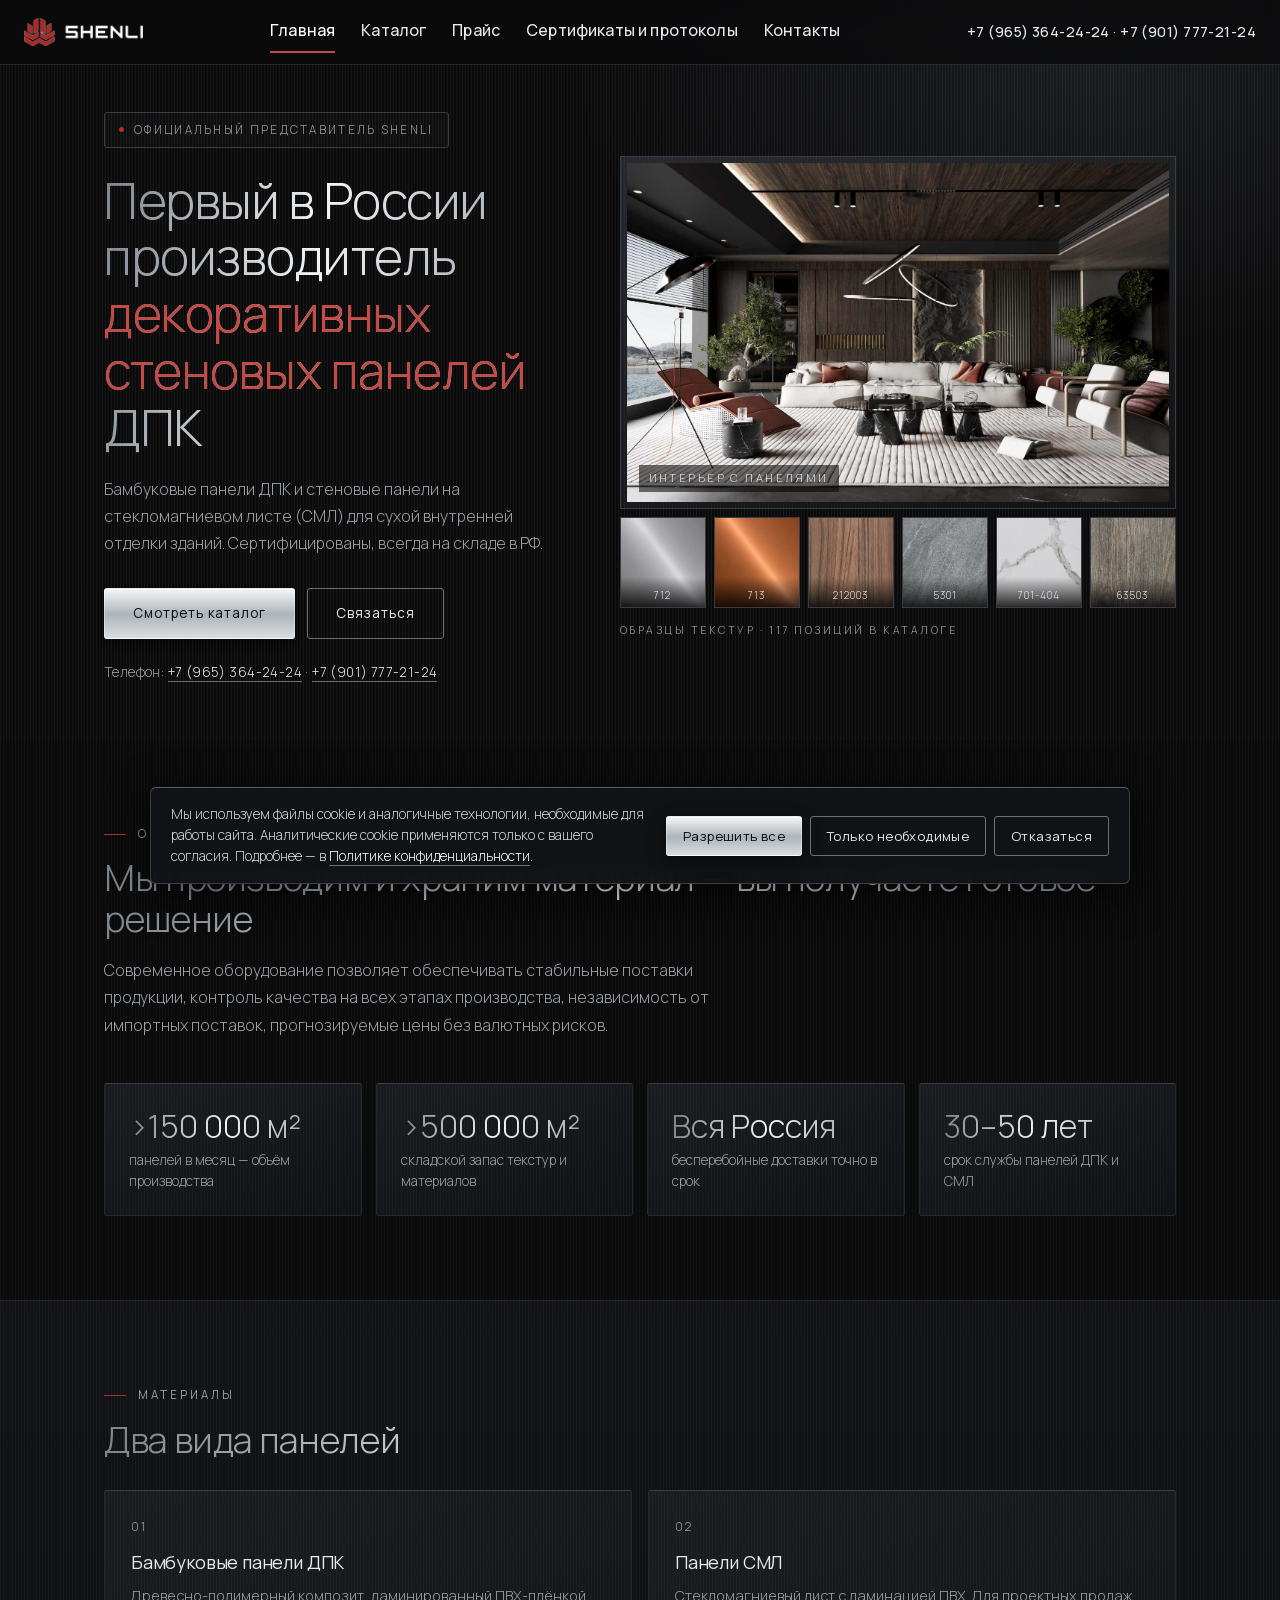
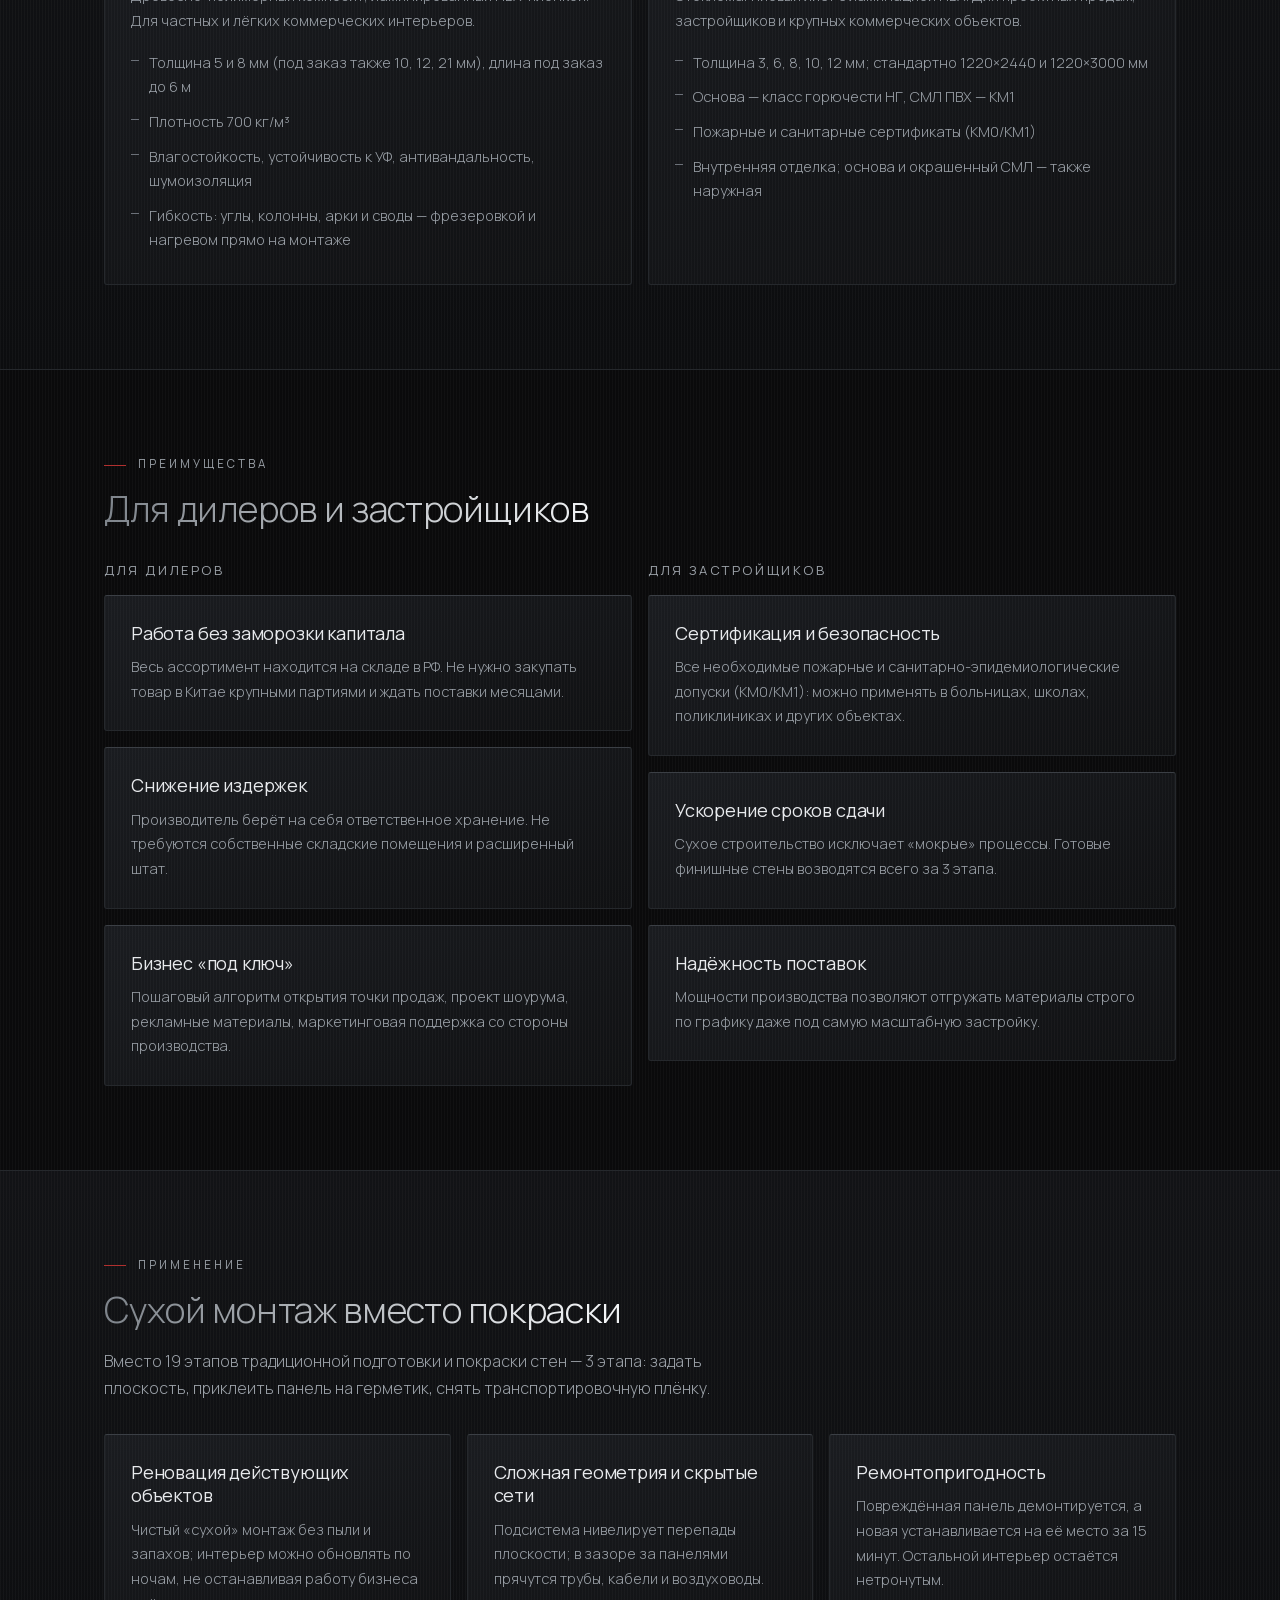
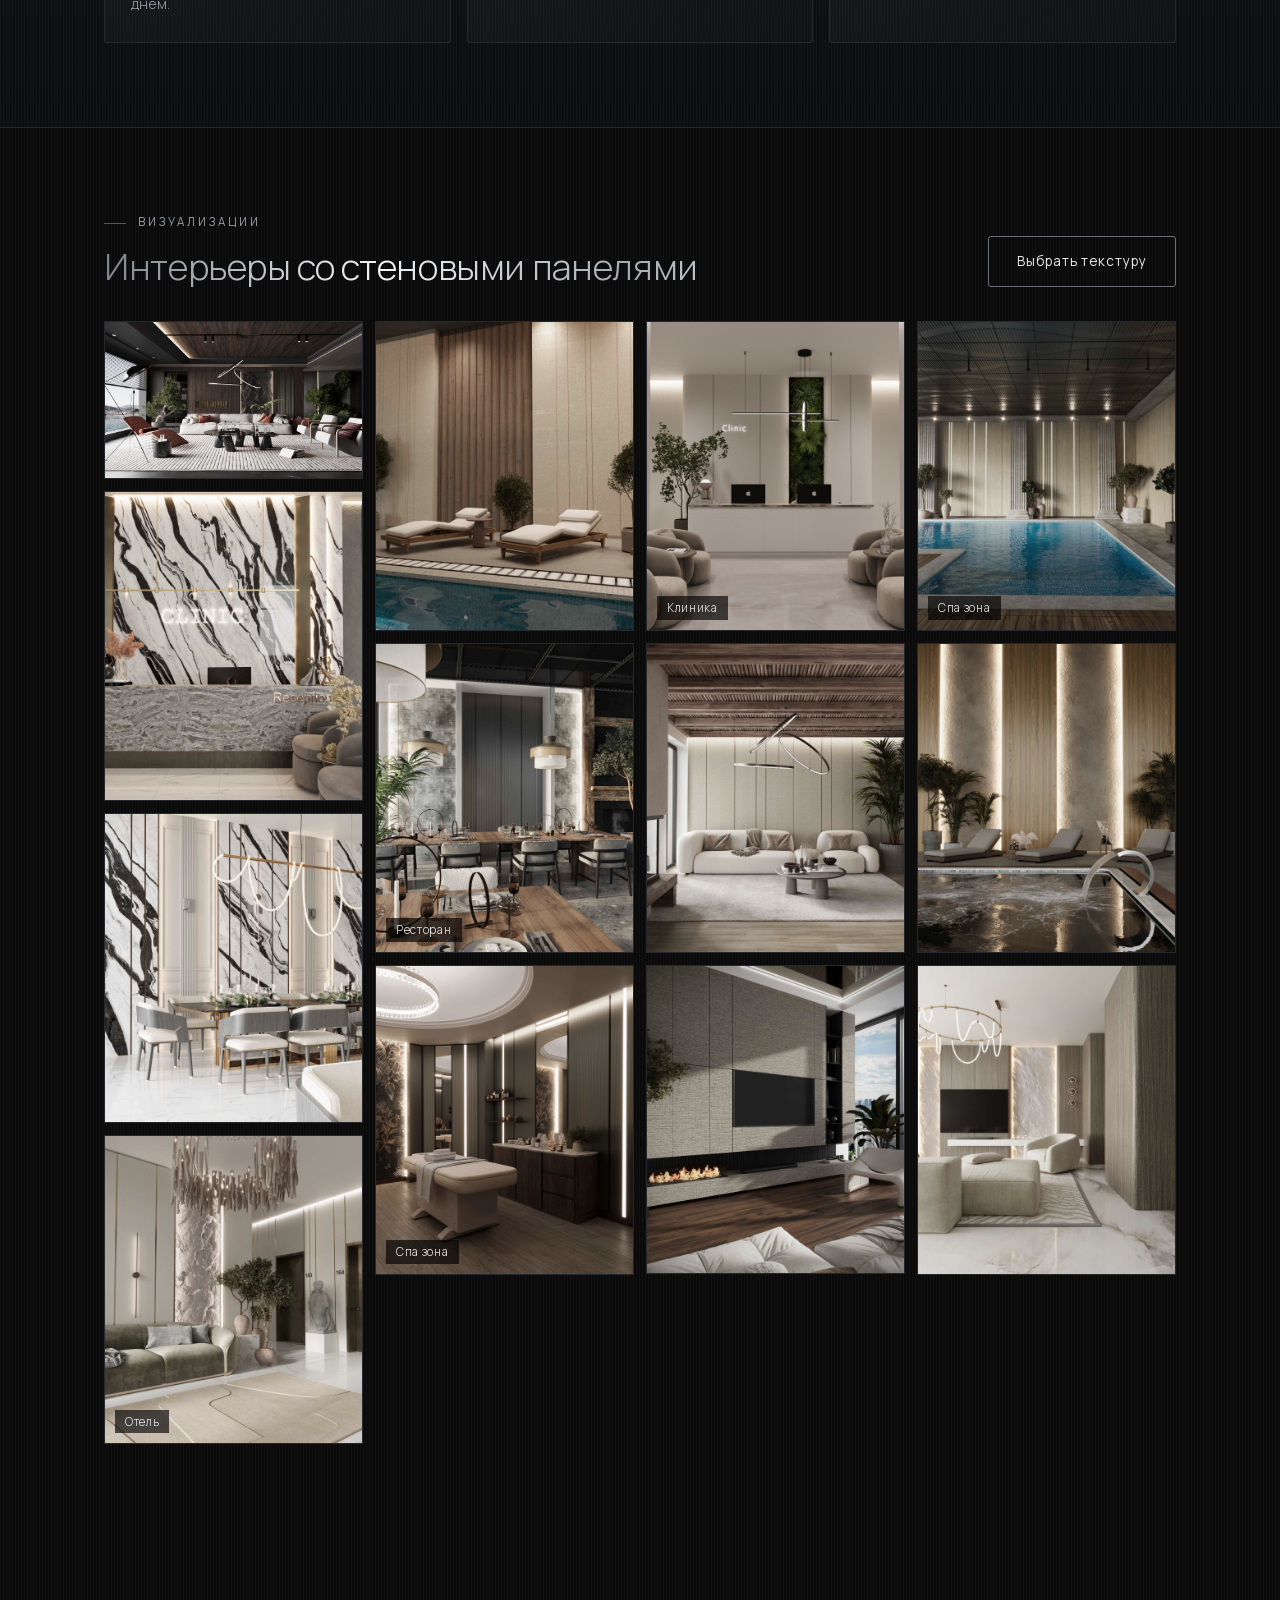
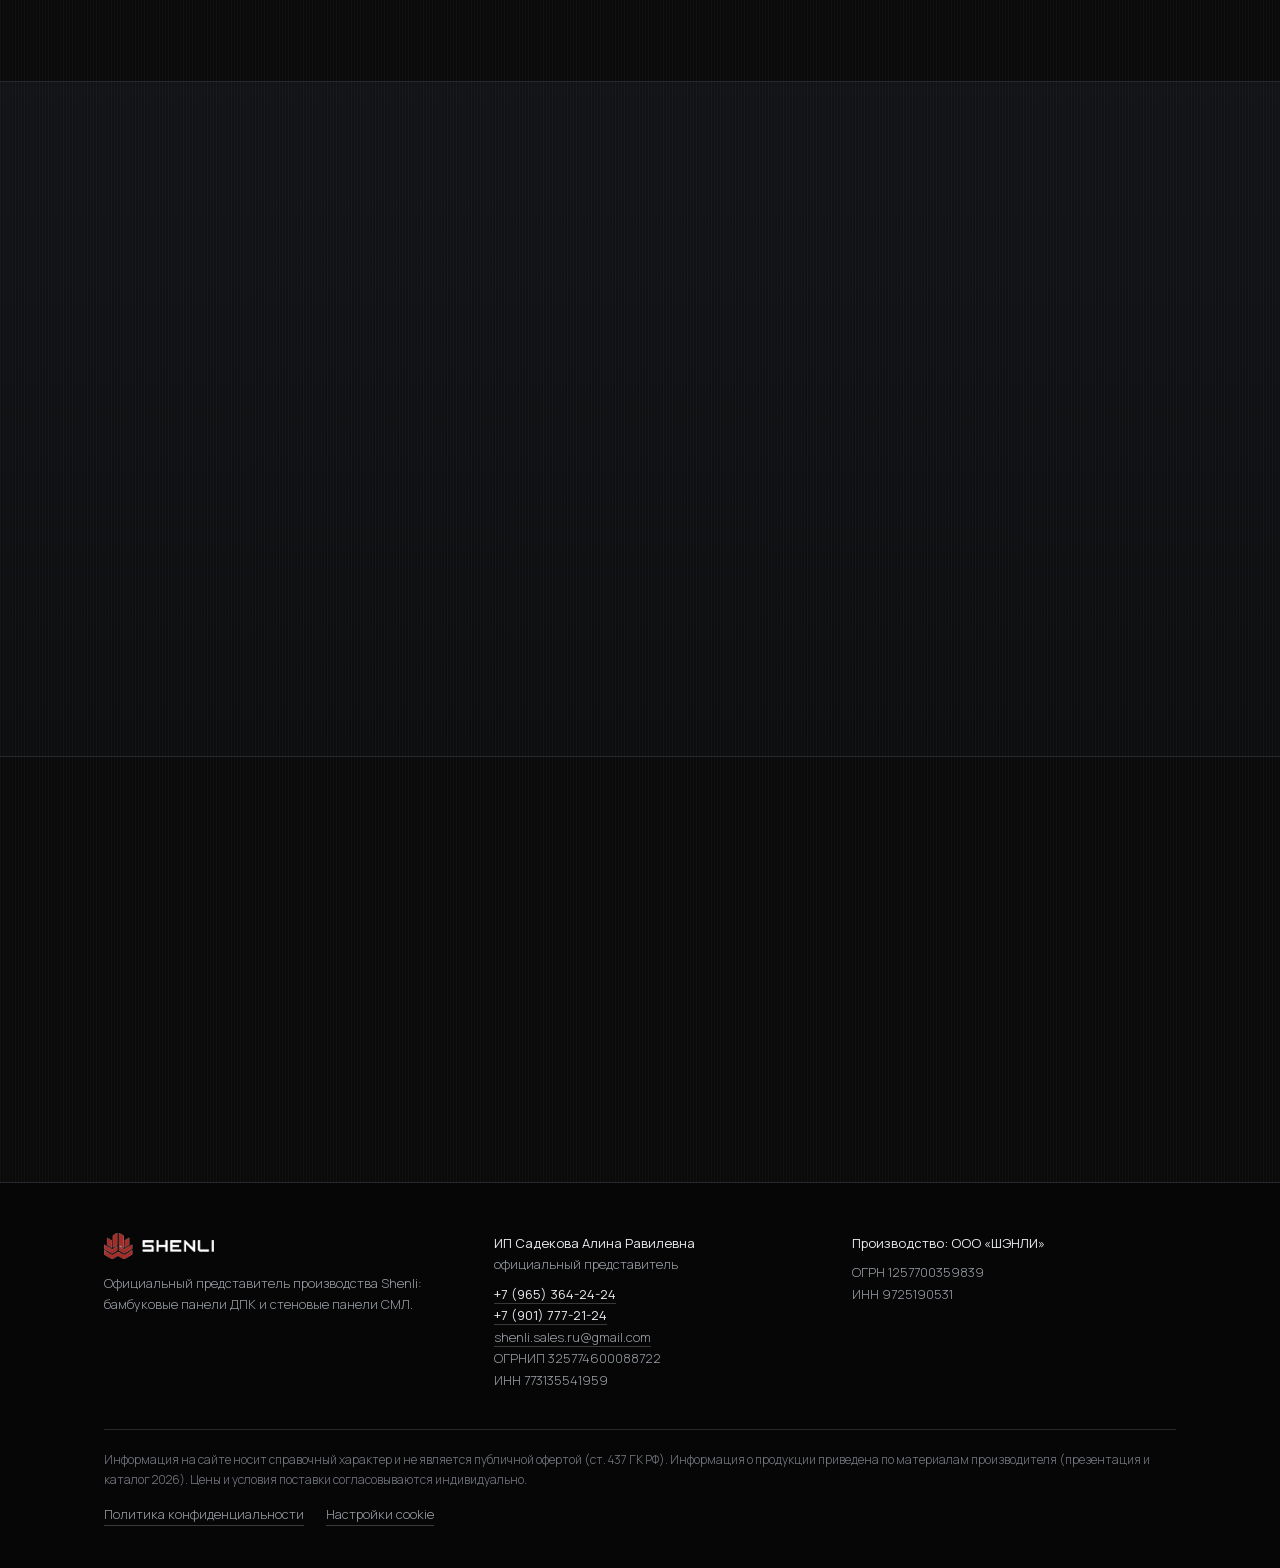
<file: index.html>
<!doctype html>
<html lang="ru"><head>
<meta charset="utf-8">
<meta name="viewport" content="width=device-width,initial-scale=1">
<title>Shenli — официальный представитель | Стеновые панели ДПК и СМЛ</title>
<meta name="description" content="Официальный представитель Shenli: бамбуковые стеновые панели ДПК и СМЛ. Каталог текстур, сертификаты, прайс.">
<meta property="og:title" content="Shenli — официальный представитель | Стеновые панели ДПК и СМЛ">
<meta property="og:description" content="Официальный представитель Shenli: бамбуковые стеновые панели ДПК и СМЛ. Каталог текстур, сертификаты, прайс.">
<link rel="icon" href="img/favicon.png">
<meta property="og:type" content="website">
<meta property="og:locale" content="ru_RU">
<meta property="og:site_name" content="Shenli">
<meta property="og:image" content="https://shenlirf.ru/img/og.jpg">
<meta property="og:image:width" content="1200">
<meta property="og:image:height" content="630">
<meta name="twitter:card" content="summary_large_image">
<meta property="og:url" content="https://shenlirf.ru/">
<link rel="canonical" href="https://shenlirf.ru/">
<link rel="preload" href="fonts/manrope-cyrillic.woff2" as="font" type="font/woff2" crossorigin>
<link rel="preload" href="fonts/manrope-latin.woff2" as="font" type="font/woff2" crossorigin>
<link rel="stylesheet" href="css/style.css">
</head><body class="v1">
<header class="top"><div class="wrap">
<a class="logo" href="index.html" aria-label="Shenli — на главную"><img src="img/logo.png" alt="SHENLI" width="118" height="28"></a>
<nav class="main"><a href="index.html" class=on>Главная</a><a href="catalog.html">Каталог</a><a href="price.html">Прайс</a><a href="certificates.html">Сертификаты и протоколы</a><a href="contacts.html">Контакты</a><a class="tel-m" href="tel:+79653642424">+7 (965) 364-24-24</a><a class="tel-m" href="tel:+79017772124">+7 (901) 777-21-24</a><a class="tel-m" href="mailto:shenli.sales.ru@gmail.com">shenli.sales.ru@gmail.com</a></nav>
<span class="tel"><a href="tel:+79653642424">+7 (965) 364-24-24</a> · <a href="tel:+79017772124">+7 (901) 777-21-24</a></span>
<button class="burger" aria-label="Меню"><span></span><span></span><span></span></button>
</div></header>
<main>
<section class="hero"><div class="wrap hgrid">
<div class="htext"><div class="badge hin">Официальный представитель Shenli</div>
<h1 class="hin">Первый в России производитель <span class="red">декоративных стеновых панелей</span> ДПК</h1>
<p class="lead hin h1">Бамбуковые панели ДПК и стеновые панели на стекломагниевом листе (СМЛ) для сухой внутренней отделки зданий. Сертифицированы, всегда на складе в РФ.</p><div class="btns hin h2"><a class="btn" href="catalog.html">Смотреть каталог</a><a class="btn ghost" href="contacts.html">Связаться</a></div>
<p class="hphone hin h2">Телефон: <a href="tel:+79653642424">+7 (965) 364-24-24</a> · <a href="tel:+79017772124">+7 (901) 777-21-24</a></p></div>
<div class="hvis hin h1"><div class="hmain"><img src="img/vis/v-1-0.jpg" alt="Интерьер со стеновыми панелями Shenli" width="1252" height="1500"><span class="cap">Интерьер с панелями</span></div>
<div class="strip" aria-label="Образцы текстур"><a href="catalog.html#mirror-standart-712" aria-label="Текстура 712"><img src="img/tex/mirror-standart-712.jpg" alt="Текстура 712" loading="eager"><span>712</span></a><a href="catalog.html#mirror-standart-713" aria-label="Текстура 713"><img src="img/tex/mirror-standart-713.jpg" alt="Текстура 713" loading="eager"><span>713</span></a><a href="catalog.html#natural-212003" aria-label="Текстура 212003"><img src="img/tex/natural-212003.jpg" alt="Текстура 212003" loading="eager"><span>212003</span></a><a href="catalog.html#standart-5301" aria-label="Текстура 5301"><img src="img/tex/standart-5301.jpg" alt="Текстура 5301" loading="eager"><span>5301</span></a><a href="catalog.html#standart-701-404" aria-label="Текстура 701-404"><img src="img/tex/standart-701-404.jpg" alt="Текстура 701-404" loading="eager"><span>701-404</span></a><a href="catalog.html#natural-63503" aria-label="Текстура 63503"><img src="img/tex/natural-63503.jpg" alt="Текстура 63503" loading="eager"><span>63503</span></a></div>
<p class="strip-h">Образцы текстур · 117 позиций в каталоге</p></div>
</div></section>
<section><div class="wrap">
<div class="eyebrow rv">О производстве</div>
<h2 class="rv">Мы производим и храним материал — вы получаете готовое решение</h2>
<p class="lead rv">Современное оборудование позволяет обеспечивать стабильные поставки продукции, контроль качества на всех этапах производства, независимость от импортных поставок, прогнозируемые цены без валютных рисков.</p>
<div class="stats">
<div class="stat rv"><b>&gt;150 000 м²</b><span>панелей в месяц — объём производства</span></div>
<div class="stat rv d1"><b>&gt;500 000 м²</b><span>складской запас текстур и материалов</span></div>
<div class="stat rv d2"><b>Вся Россия</b><span>бесперебойные доставки точно в срок</span></div>
<div class="stat rv d3"><b>30–50 лет</b><span>срок службы панелей ДПК и СМЛ</span></div>
</div></div></section>

<section class="alt"><div class="wrap">
<div class="eyebrow rv">Материалы</div>
<h2 class="rv">Два вида панелей</h2>
<div class="grid g2" style="margin-top:30px">
<div class="card rv"><span class="num">01</span><h3>Бамбуковые панели ДПК</h3>
<p style="margin:10px 0 12px">Древесно-полимерный композит, ламинированный ПВХ-плёнкой. Для частных и лёгких коммерческих интерьеров.</p>
<ul><li>Толщина 5 и 8 мм (под заказ также 10, 12, 21 мм), длина под заказ до 6 м</li><li>Плотность 700 кг/м³</li><li>Влагостойкость, устойчивость к УФ, антивандальность, шумоизоляция</li><li>Гибкость: углы, колонны, арки и своды — фрезеровкой и нагревом прямо на монтаже</li></ul></div>
<div class="card rv d1"><span class="num">02</span><h3>Панели СМЛ</h3>
<p style="margin:10px 0 12px">Стекломагниевый лист с ламинацией ПВХ. Для проектных продаж, застройщиков и крупных коммерческих объектов.</p>
<ul><li>Толщина 3, 6, 8, 10, 12 мм; стандартно 1220×2440 и 1220×3000 мм</li><li>Основа — класс горючести НГ, СМЛ ПВХ — КМ1</li><li>Пожарные и санитарные сертификаты (КМ0/КМ1)</li><li>Внутренняя отделка; основа и окрашенный СМЛ — также наружная</li></ul></div>
</div></div></section>

<section><div class="wrap">
<div class="eyebrow rv">Преимущества</div>
<h2 class="rv">Для дилеров и застройщиков</h2>
<div class="grid g2" style="margin-top:30px">
<div><div class="col-h rv">Для дилеров</div>
<div class="grid">
<div class="card rv"><h3>Работа без заморозки капитала</h3><p>Весь ассортимент находится на складе в РФ. Не нужно закупать товар в Китае крупными партиями и ждать поставки месяцами.</p></div>
<div class="card rv"><h3>Снижение издержек</h3><p>Производитель берёт на себя ответственное хранение. Не требуются собственные складские помещения и расширенный штат.</p></div>
<div class="card rv"><h3>Бизнес «под ключ»</h3><p>Пошаговый алгоритм открытия точки продаж, проект шоурума, рекламные материалы, маркетинговая поддержка со стороны производства.</p></div>
</div></div>
<div><div class="col-h rv">Для застройщиков</div>
<div class="grid">
<div class="card rv"><h3>Сертификация и безопасность</h3><p>Все необходимые пожарные и санитарно-эпидемиологические допуски (КМ0/КМ1): можно применять в больницах, школах, поликлиниках и других объектах.</p></div>
<div class="card rv"><h3>Ускорение сроков сдачи</h3><p>Сухое строительство исключает «мокрые» процессы. Готовые финишные стены возводятся всего за 3 этапа.</p></div>
<div class="card rv"><h3>Надёжность поставок</h3><p>Мощности производства позволяют отгружать материалы строго по графику даже под самую масштабную застройку.</p></div>
</div></div>
</div></div></section>

<section class="alt"><div class="wrap">
<div class="eyebrow rv">Применение</div>
<h2 class="rv">Сухой монтаж вместо покраски</h2>
<p class="lead rv">Вместо 19 этапов традиционной подготовки и покраски стен — 3 этапа: задать плоскость, приклеить панель на герметик, снять транспортировочную плёнку.</p>
<div class="grid g3" style="margin-top:32px">
<div class="card rv"><h3>Реновация действующих объектов</h3><p>Чистый «сухой» монтаж без пыли и запахов; интерьер можно обновлять по ночам, не останавливая работу бизнеса днём.</p></div>
<div class="card rv d1"><h3>Сложная геометрия и скрытые сети</h3><p>Подсистема нивелирует перепады плоскости; в зазоре за панелями прячутся трубы, кабели и воздуховоды.</p></div>
<div class="card rv d2"><h3>Ремонтопригодность</h3><p>Повреждённая панель демонтируется, а новая устанавливается на её место за 15 минут. Остальной интерьер остаётся нетронутым.</p></div>
</div></div></section>

<section><div class="wrap">
<div class="split-title"><div><div class="eyebrow rv">Визуализации</div><h2 class="rv">Интерьеры со стеновыми панелями</h2></div>
<a class="btn ghost rv" href="catalog.html">Выбрать текстуру</a></div>
<div class="gal"><figure class="rv" data-zoom="img/vis/v-1-0.jpg"><img loading="lazy" src="img/vis/v-1-0.jpg" alt="Интерьер со стеновыми панелями Shenli"></figure><figure class="rv" data-zoom="img/vis/v-24004-2-1.jpg"><img loading="lazy" src="img/vis/v-24004-2-1.jpg" alt="Интерьер со стеновыми панелями Shenli"></figure><figure class="rv" data-zoom="img/vis/v-24004-4-3.jpg"><img loading="lazy" src="img/vis/v-24004-4-3.jpg" alt="Интерьер со стеновыми панелями Shenli"></figure><figure class="rv" data-zoom="img/vis/v-3081-11.jpg"><img loading="lazy" src="img/vis/v-3081-11.jpg" alt="Интерьер со стеновыми панелями Shenli"><figcaption>Отель</figcaption></figure><figure class="rv" data-zoom="img/vis/v-31020-13.jpg"><img loading="lazy" src="img/vis/v-31020-13.jpg" alt="Интерьер со стеновыми панелями Shenli"></figure><figure class="rv" data-zoom="img/vis/v-31031-17.jpg"><img loading="lazy" src="img/vis/v-31031-17.jpg" alt="Интерьер со стеновыми панелями Shenli"><figcaption>Ресторан</figcaption></figure><figure class="rv" data-zoom="img/vis/v-31032-19.jpg"><img loading="lazy" src="img/vis/v-31032-19.jpg" alt="Интерьер со стеновыми панелями Shenli"><figcaption>Спа зона</figcaption></figure><figure class="rv" data-zoom="img/vis/v-5032-25.jpg"><img loading="lazy" src="img/vis/v-5032-25.jpg" alt="Интерьер со стеновыми панелями Shenli"><figcaption>Спа зона</figcaption></figure><figure class="rv" data-zoom="img/vis/v-6016-2-29.jpg"><img loading="lazy" src="img/vis/v-6016-2-29.jpg" alt="Интерьер со стеновыми панелями Shenli"><figcaption>Клиника</figcaption></figure><figure class="rv" data-zoom="img/vis/v-6071-2-38.jpg"><img loading="lazy" src="img/vis/v-6071-2-38.jpg" alt="Интерьер со стеновыми панелями Shenli"></figure><figure class="rv" data-zoom="img/vis/v-6076-39.jpg"><img loading="lazy" src="img/vis/v-6076-39.jpg" alt="Интерьер со стеновыми панелями Shenli"></figure><figure class="rv" data-zoom="img/vis/v-8008-58.jpg"><img loading="lazy" src="img/vis/v-8008-58.jpg" alt="Интерьер со стеновыми панелями Shenli"></figure><figure class="rv" data-zoom="img/vis/v-8021-62.jpg"><img loading="lazy" src="img/vis/v-8021-62.jpg" alt="Интерьер со стеновыми панелями Shenli"><figcaption>Спа зона</figcaption></figure><figure class="rv" data-zoom="img/vis/v-8030-64.jpg"><img loading="lazy" src="img/vis/v-8030-64.jpg" alt="Интерьер со стеновыми панелями Shenli"></figure><figure class="rv" data-zoom="img/vis/v-8031-65.jpg"><img loading="lazy" src="img/vis/v-8031-65.jpg" alt="Интерьер со стеновыми панелями Shenli"></figure><figure class="rv" data-zoom="img/vis/v-9058-85.jpg"><img loading="lazy" src="img/vis/v-9058-85.jpg" alt="Интерьер со стеновыми панелями Shenli"></figure></div>
</div></section>

<section class="alt"><div class="wrap">
<div class="eyebrow rv">Документы</div>
<h2 class="rv">Сертификаты и протоколы</h2>
<p class="lead rv" style="margin-bottom:30px">Фактические показатели конкретных панелей подтверждаются документами об оценке соответствия и протоколами испытаний. Файлы открываются в формате PDF.</p>
<div class="grid g2"><a class="cert rv" href="docs/sertifikat-dpk.pdf" target="_blank" rel="noopener"><div><b>Сертификат соответствия на панели ДПК</b><span>Система добровольной сертификации «ПрофиСерт», пожарная безопасность (123-ФЗ)</span></div><i>PDF ↗</i></a><a class="cert rv" href="docs/ss-00058-25.pdf" target="_blank" rel="noopener"><div><b>Сертификат соответствия № RU C-RU.НВ88.В.00058/25</b><span>Панели SHENLI на основе стекломагниевого листа (СМЛ)</span></div><i>PDF ↗</i></a><a class="cert rv" href="docs/ss-00060-25.pdf" target="_blank" rel="noopener"><div><b>Сертификат соответствия № RU C-RU.НВ88.В.00060/25</b><span>Панели SHENLI СМЛ ПВХ</span></div><i>PDF ↗</i></a></div>
<div class="btns rv"><a class="btn" href="certificates.html">Все документы</a></div>
</div></section>

<section style="text-align:center"><div class="wrap">
<h2 class="rv">Подберём панели под ваш объект</h2>
<p class="lead rv" style="margin:0 auto">Позвоните или напишите — подскажем по текстурам, толщинам, срокам и условиям поставки.</p>
<div class="btns rv" style="justify-content:center"><a class="btn" href="tel:+79653642424">+7 (965) 364-24-24</a><a class="btn" href="tel:+79017772124">+7 (901) 777-21-24</a><a class="btn ghost" href="mailto:shenli.sales.ru@gmail.com">shenli.sales.ru@gmail.com</a><a class="btn ghost" href="https://max.ru" target="_blank" rel="noopener">Мы в MAX: +7 (965) 364-24-24 — найдите нас по номеру</a><a class="btn ghost" href="contacts.html">Контакты и реквизиты</a></div>
</div></section>
</main>
<div class="lb" role="dialog" aria-label="Просмотр изображения"><img alt=""></div>
<footer><div class="wrap">
<div class="cols">
<div><img src="img/logo.png" alt="SHENLI" width="110" height="26">
<p>Официальный представитель производства Shenli: бамбуковые панели ДПК и стеновые панели СМЛ.</p></div>
<div><p><b>ИП Садекова Алина Равилевна</b><br>официальный представитель</p>
<p><a href="tel:+79653642424"><b>+7 (965) 364-24-24</b></a><br><a href="tel:+79017772124"><b>+7 (901) 777-21-24</b></a><br><a href="mailto:shenli.sales.ru@gmail.com">shenli.sales.ru@gmail.com</a><br>ОГРНИП 325774600088722<br>ИНН 773135541959</p></div>
<div><p><b>Производство: ООО «ШЭНЛИ»</b></p>
<p>ОГРН 1257700359839<br>ИНН 9725190531</p></div>
</div>
<p class="legal">Информация на сайте носит справочный характер и не является публичной офертой (ст. 437 ГК РФ). Информация о продукции приведена по материалам производителя (презентация и каталог 2026). Цены и условия поставки согласовываются индивидуально.</p>
<p class="flinks"><a href="privacy.html">Политика конфиденциальности</a><button type="button" class="cookie-open" data-cookie-open>Настройки cookie</button></p>
</div></footer>
<div class="cookie" id="cookie" role="dialog" aria-label="Использование файлов cookie" hidden>
<p>Мы используем файлы cookie и аналогичные технологии, необходимые для работы сайта. Аналитические cookie применяются только с вашего согласия. Подробнее — в <a href="privacy.html">Политике конфиденциальности</a>.</p>
<div class="cbtns"><button type="button" class="btn" data-cookie="all">Разрешить все</button><button type="button" class="btn ghost" data-cookie="necessary">Только необходимые</button><button type="button" class="btn ghost" data-cookie="decline">Отказаться</button></div>
</div>
<script src="js/main.js"></script>
<script src="js/fx.js"></script>
<script src="js/cookie.js"></script>
</body></html>
</file>
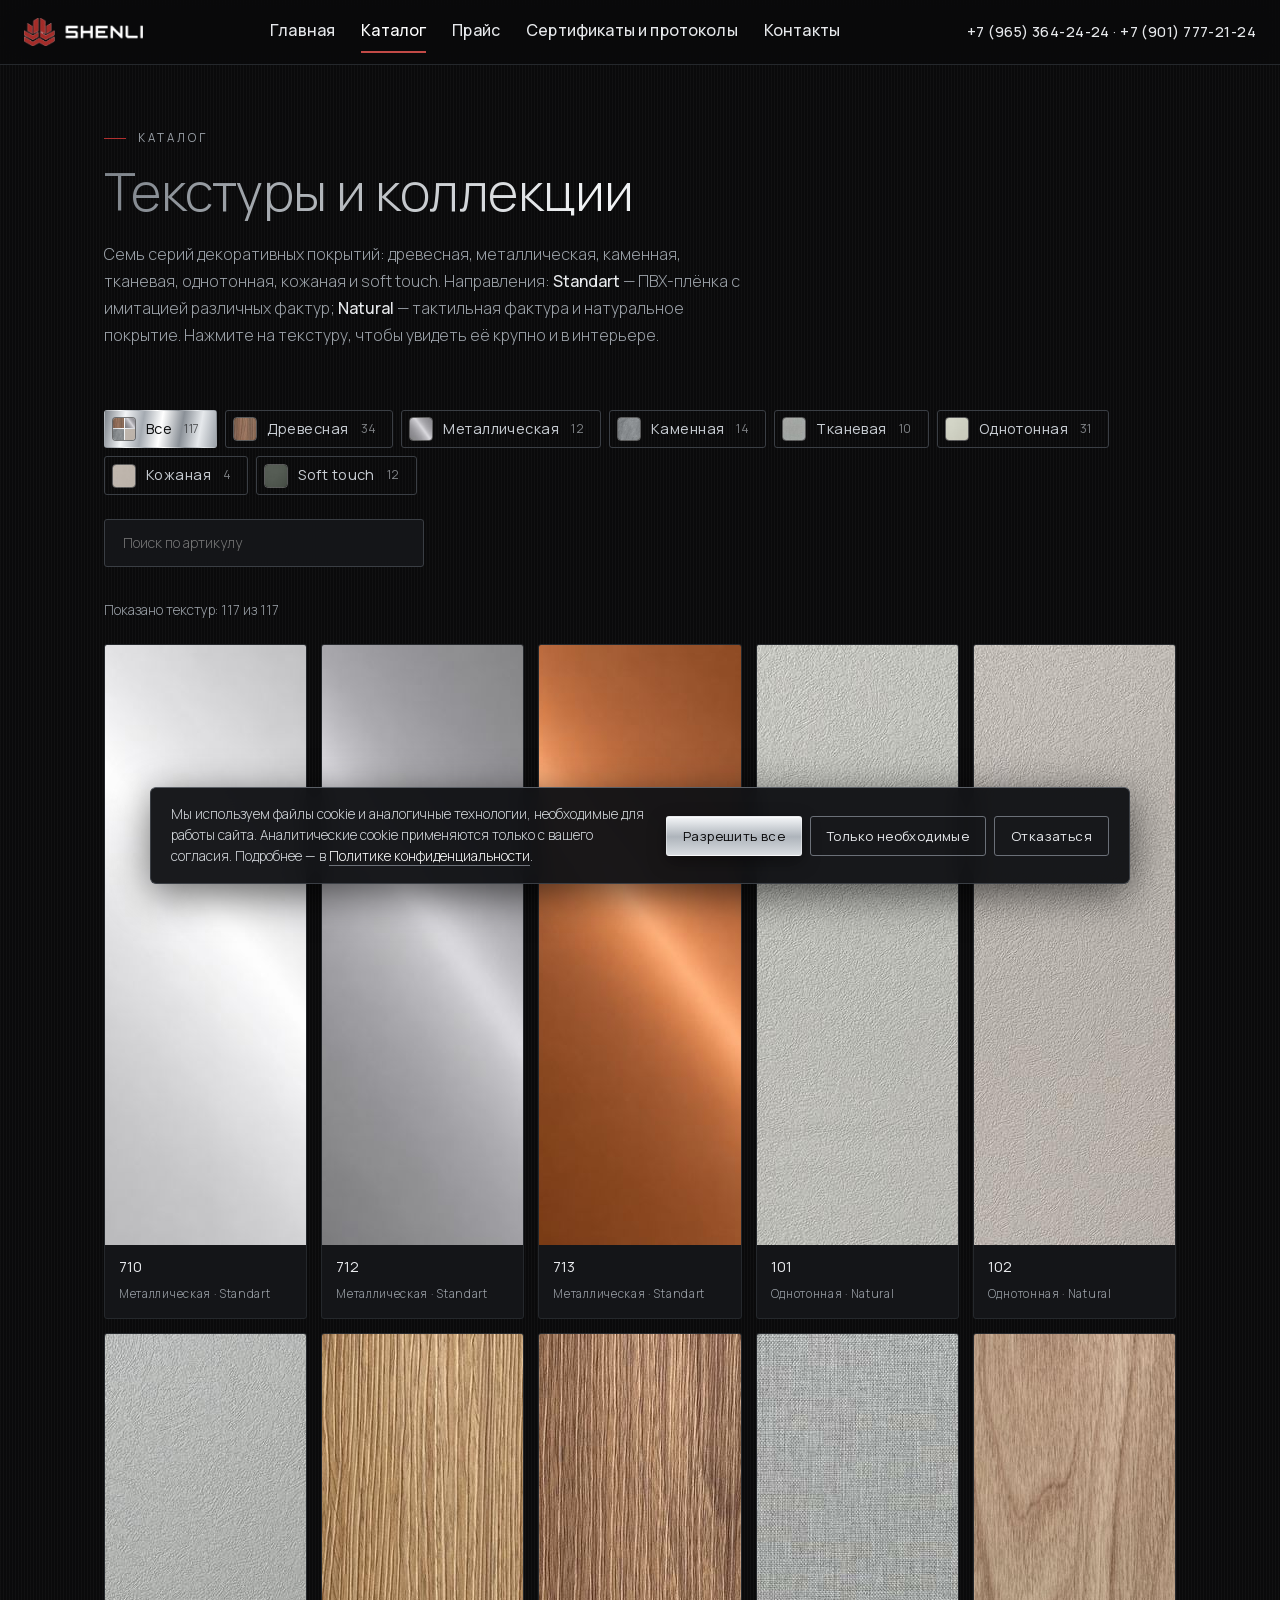
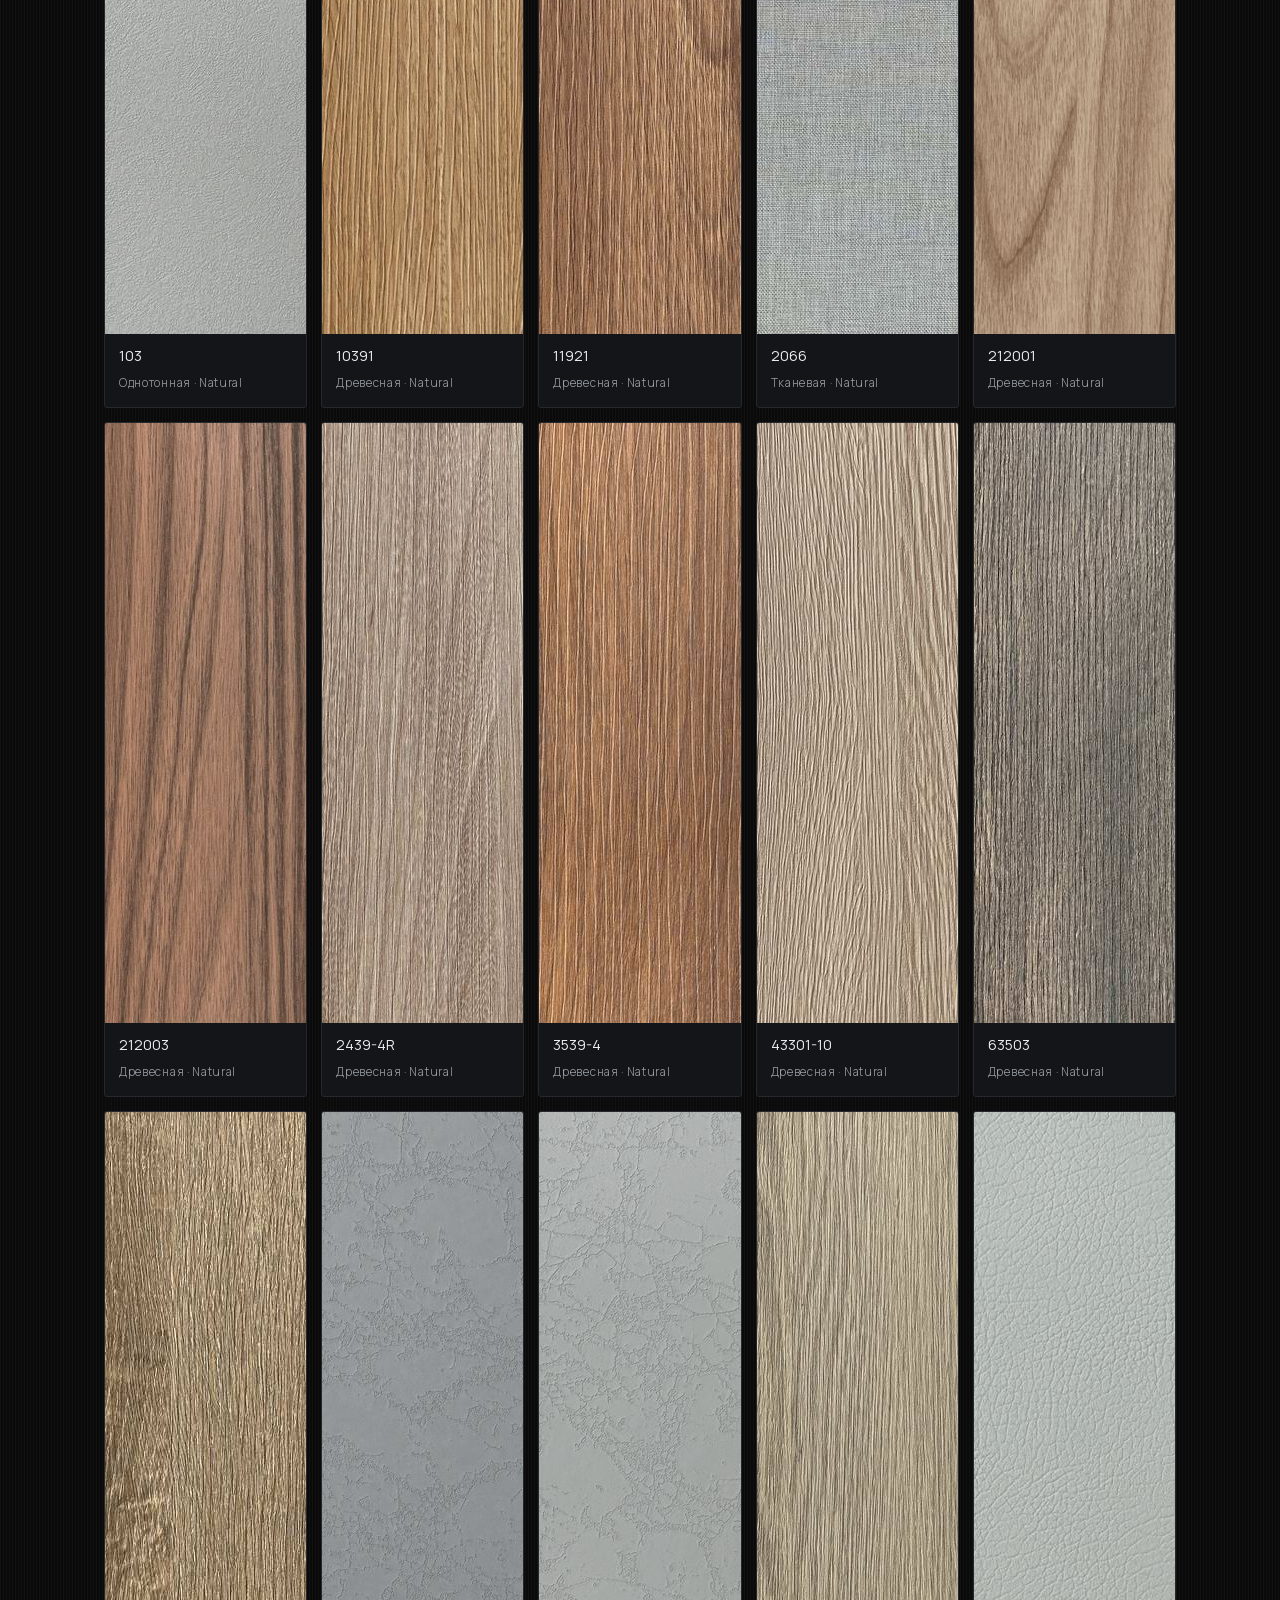
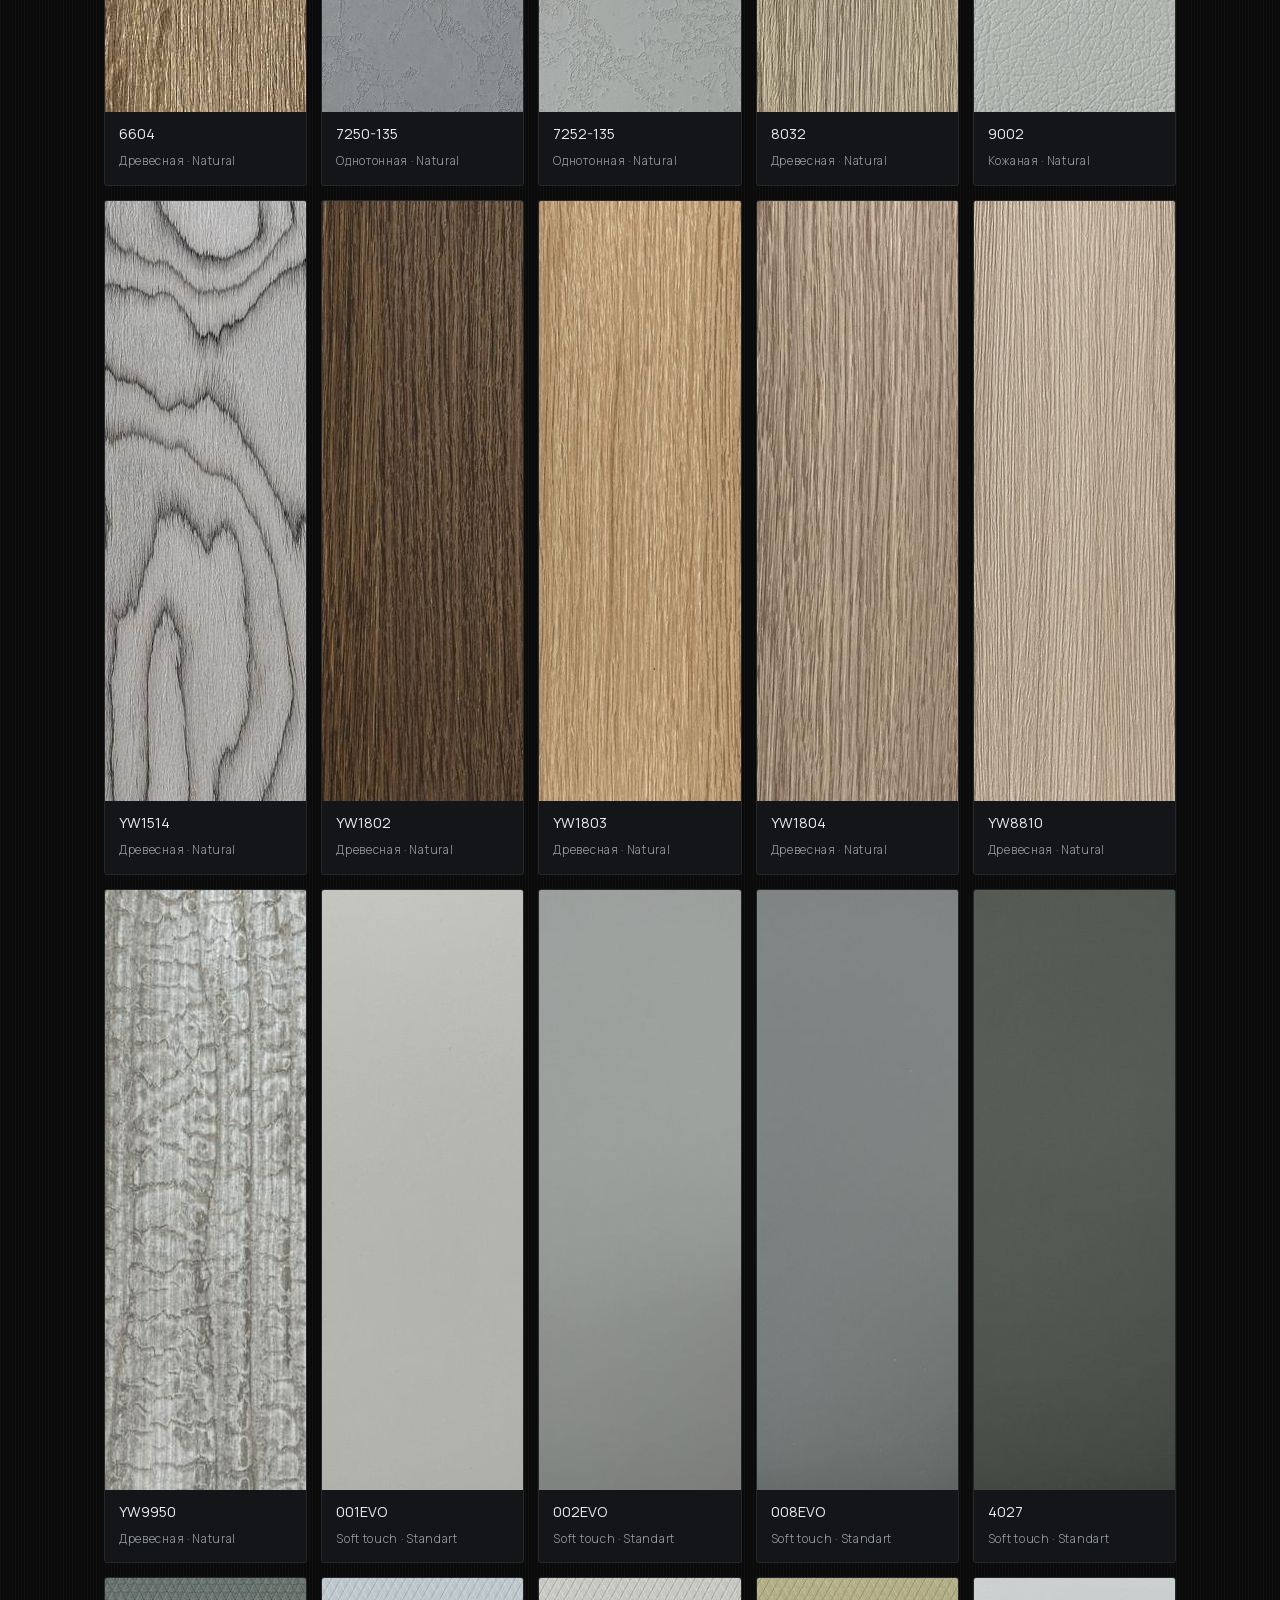
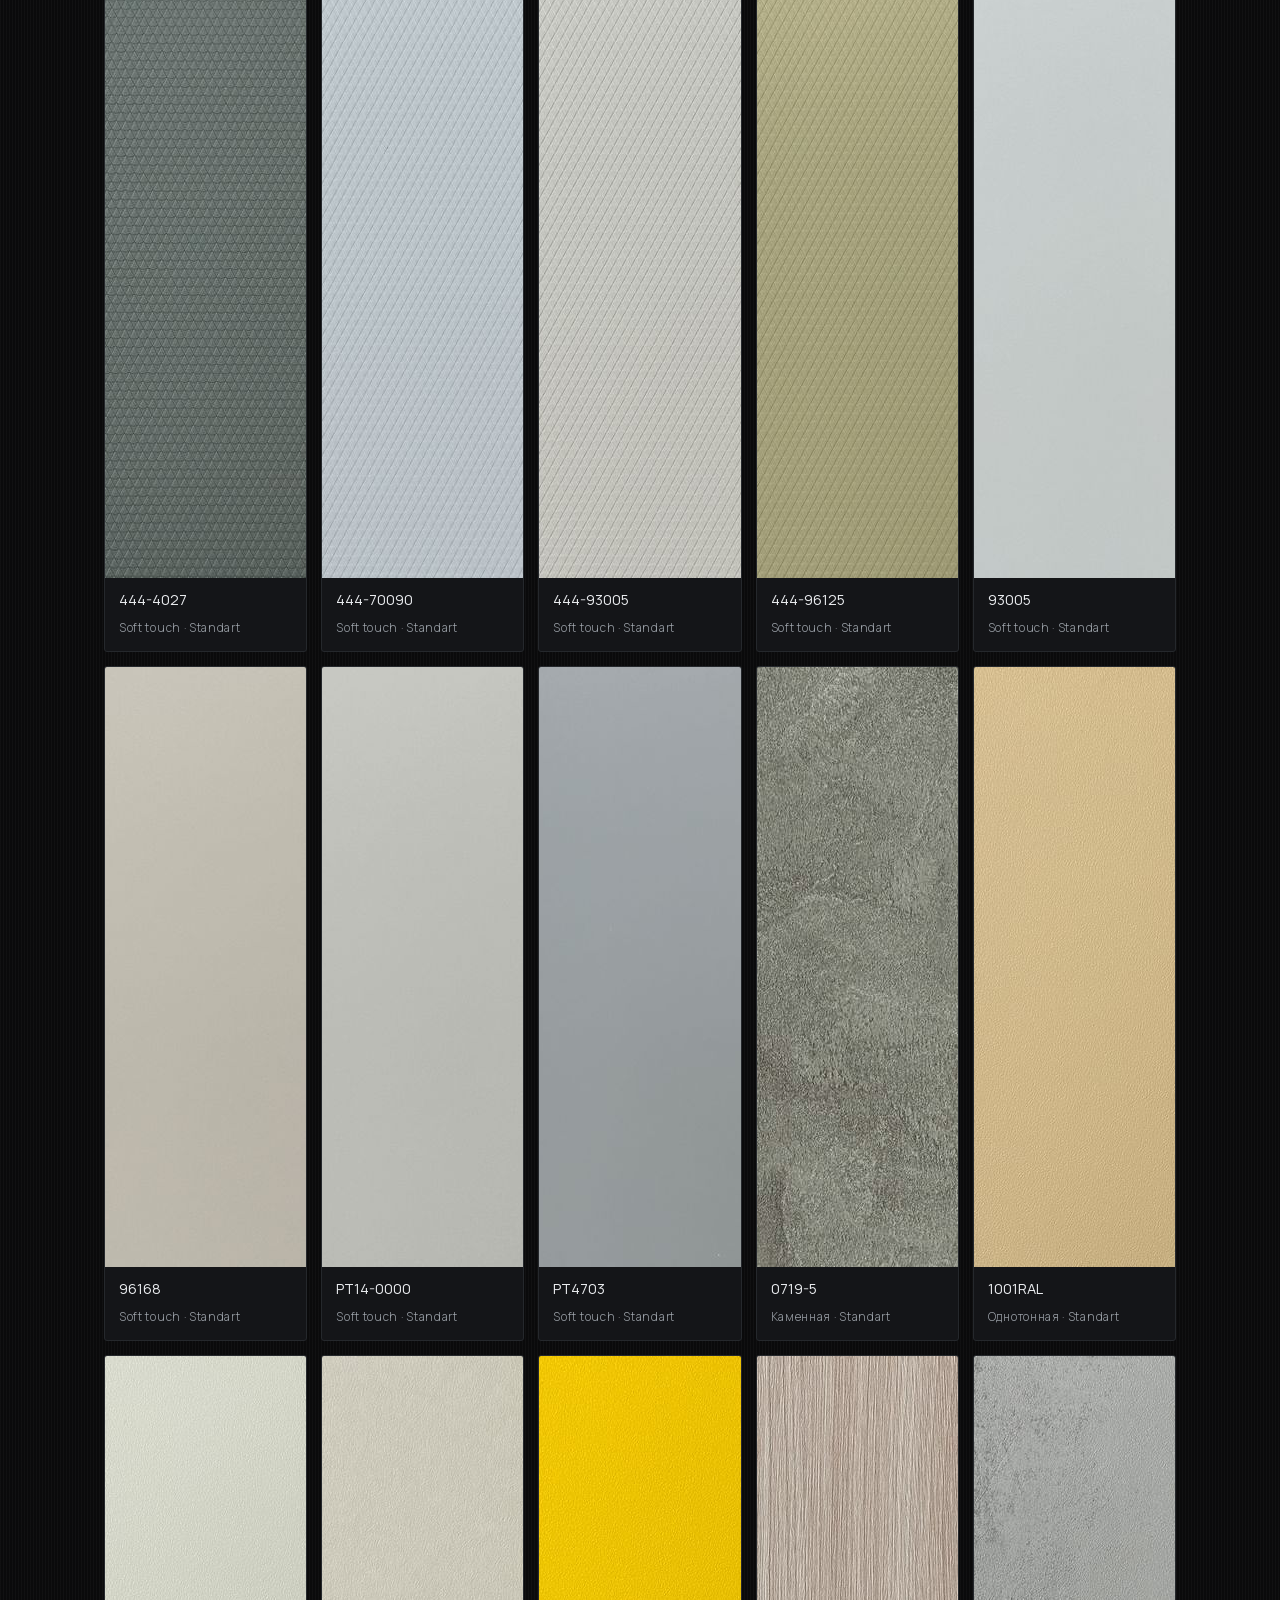
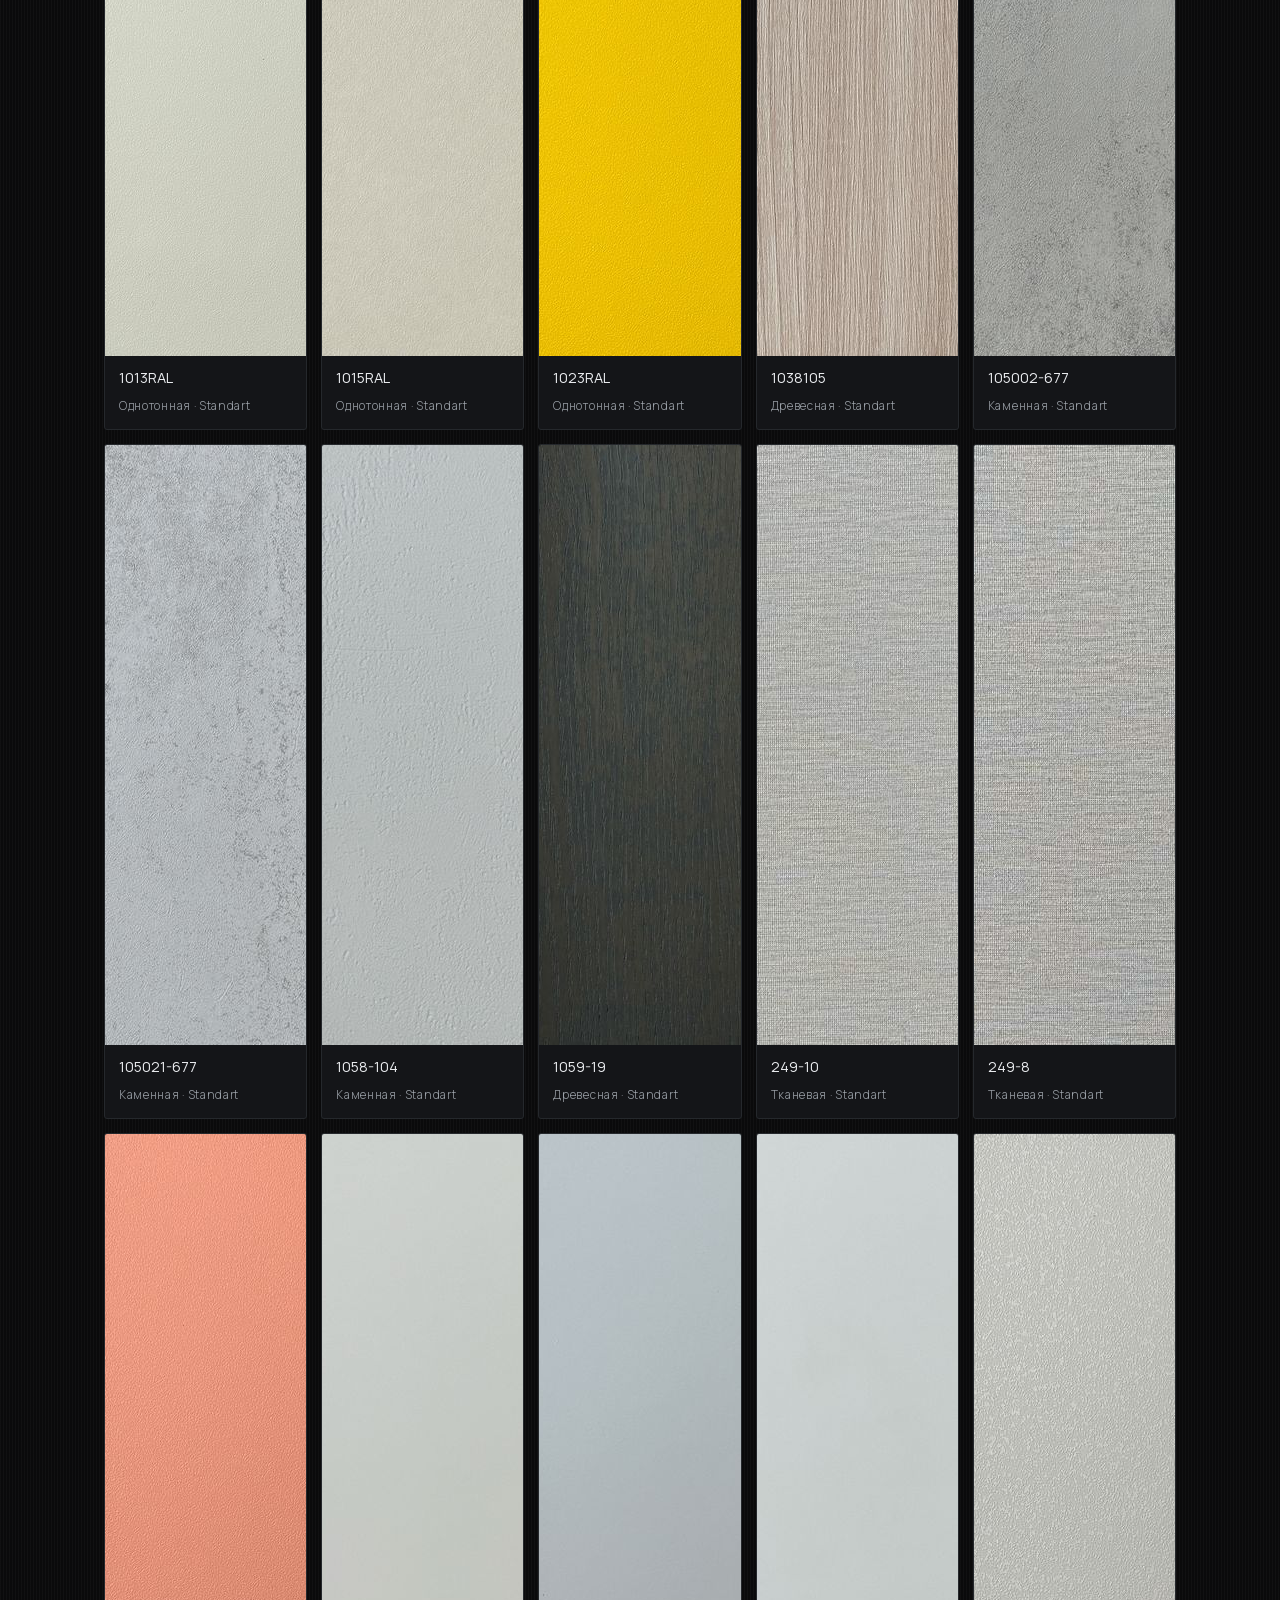
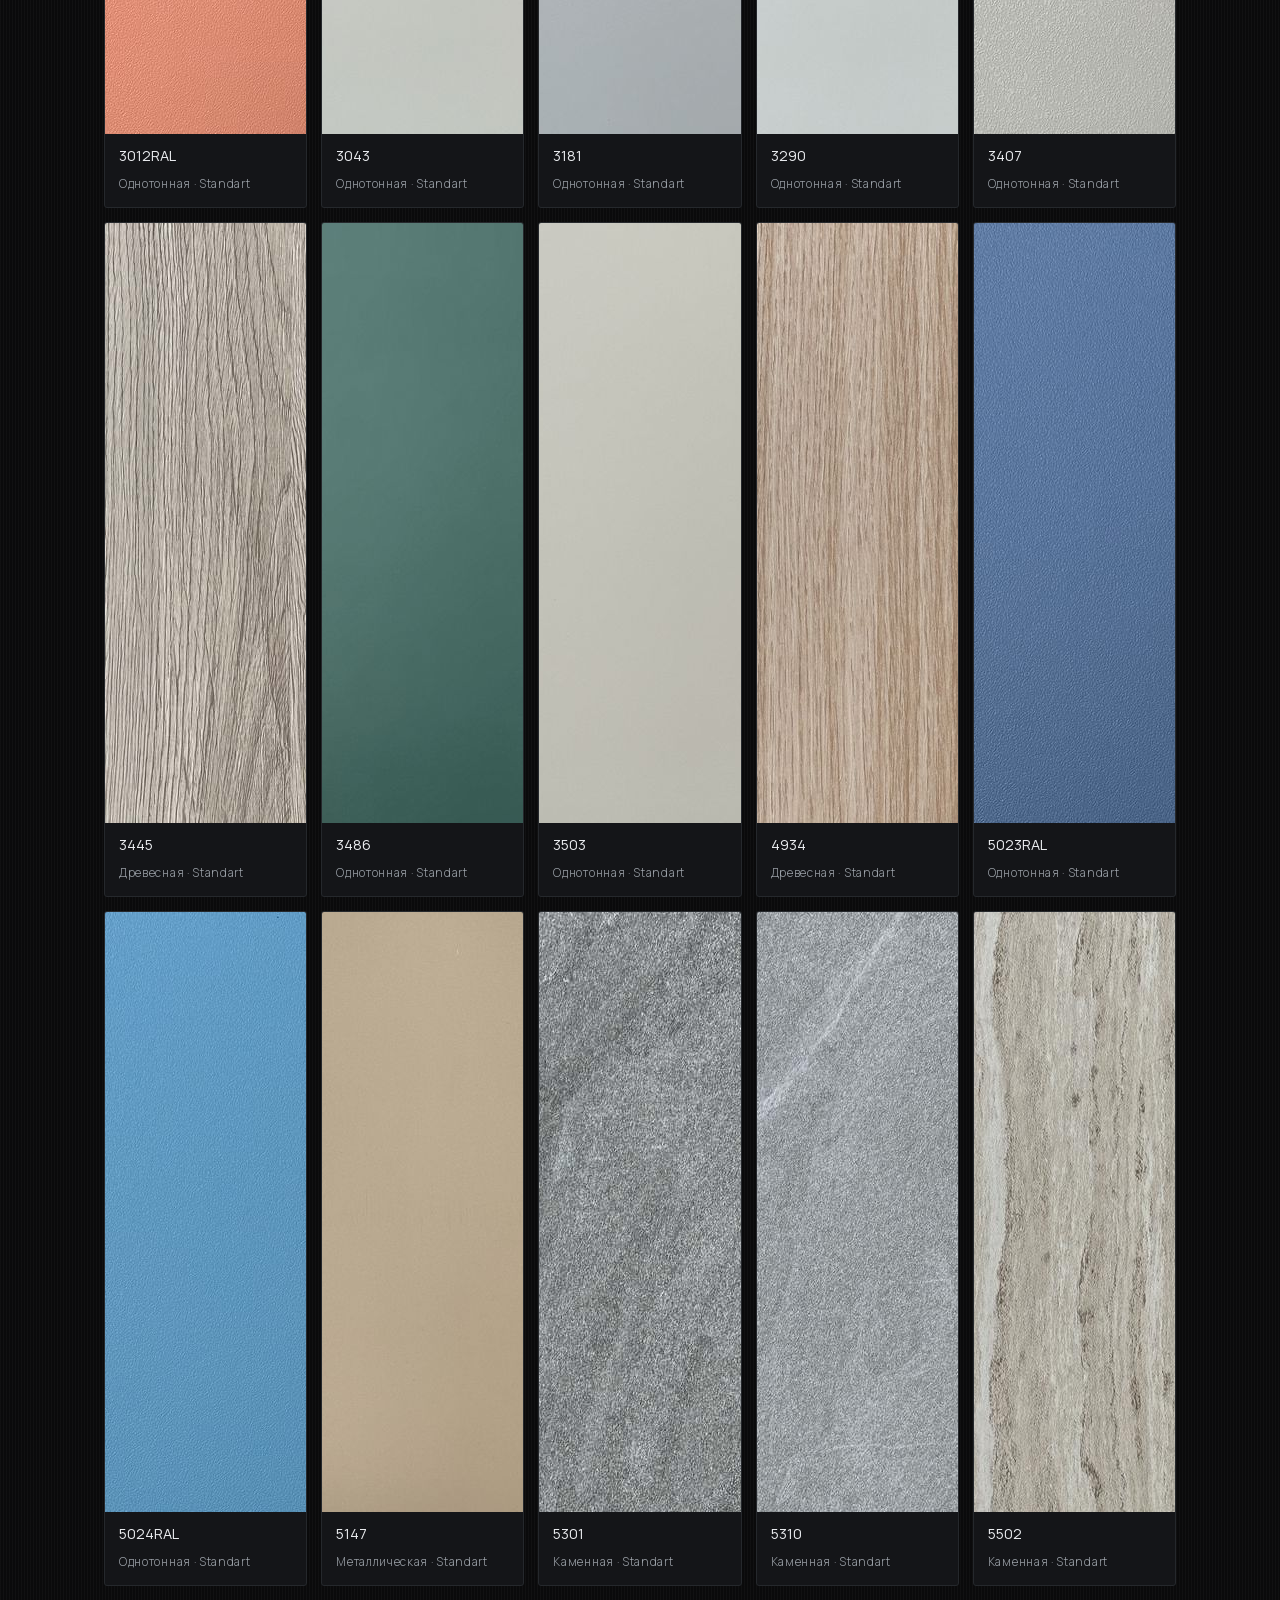
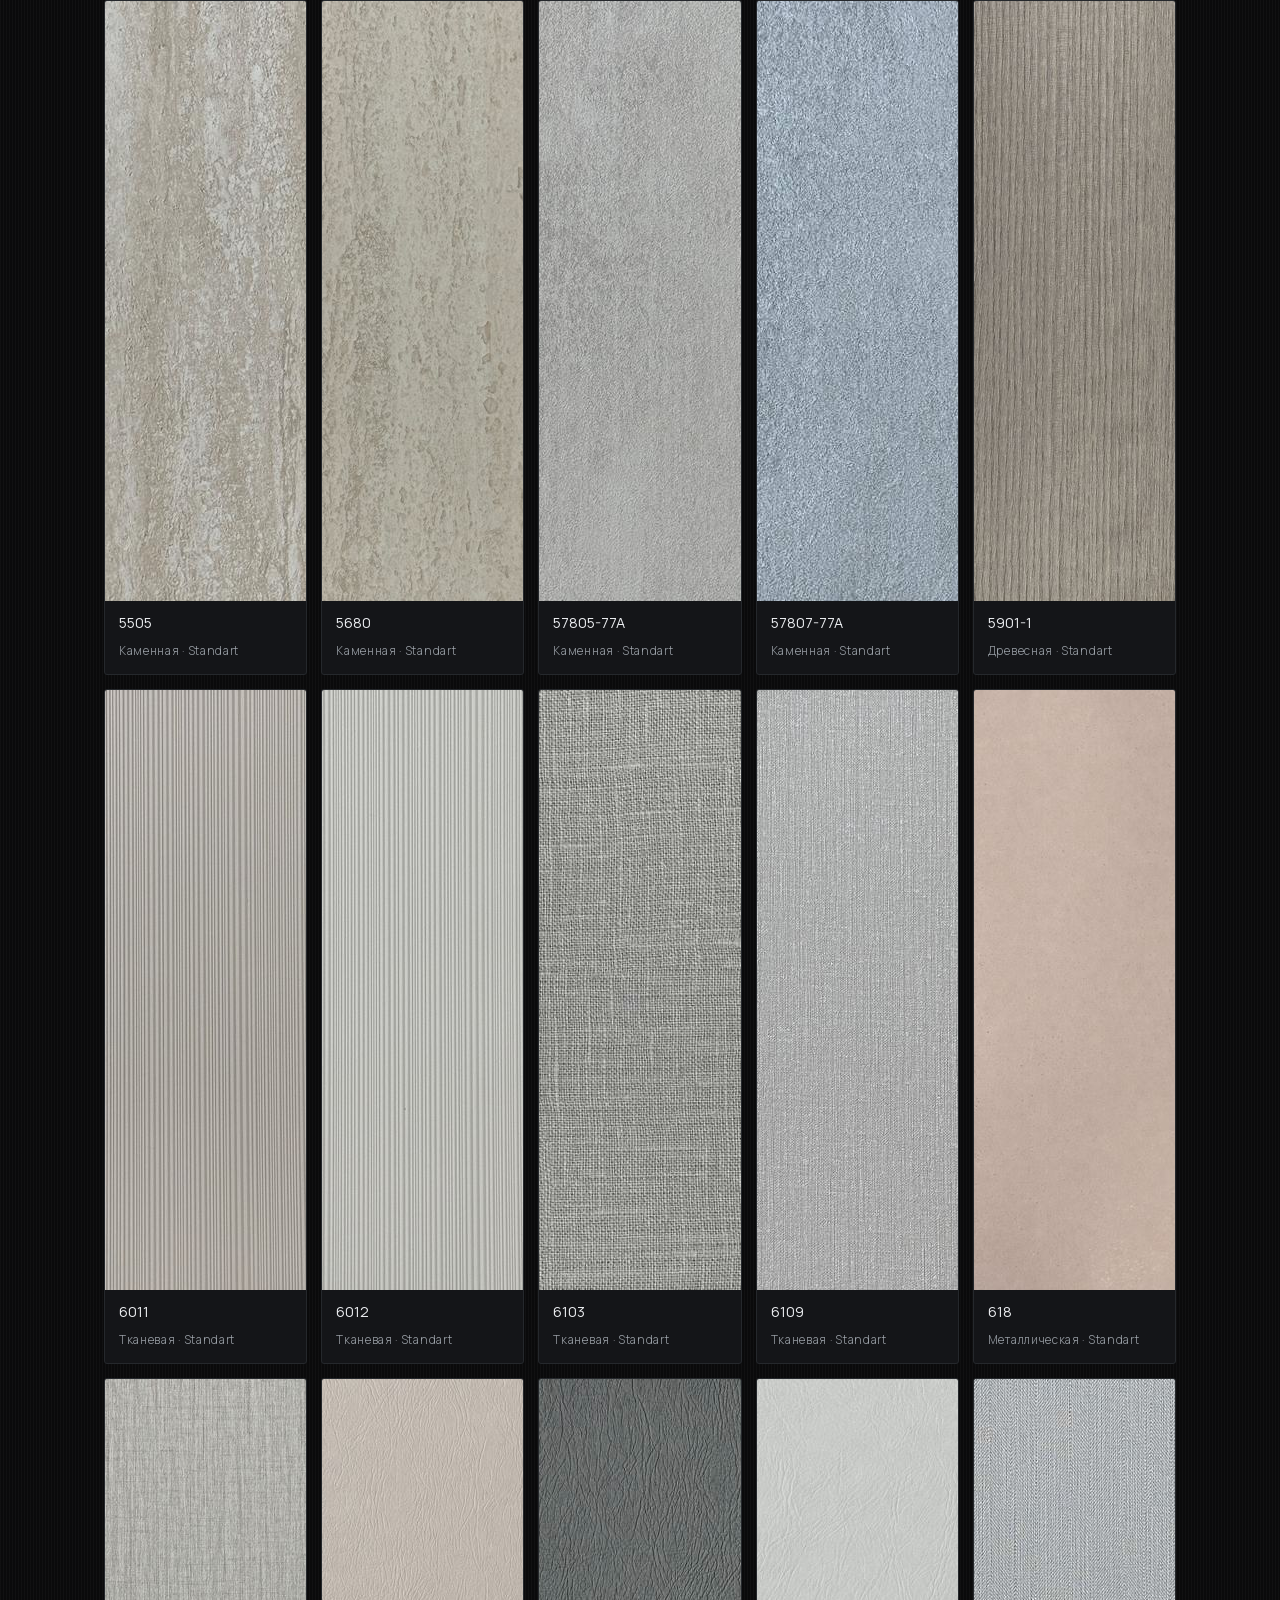
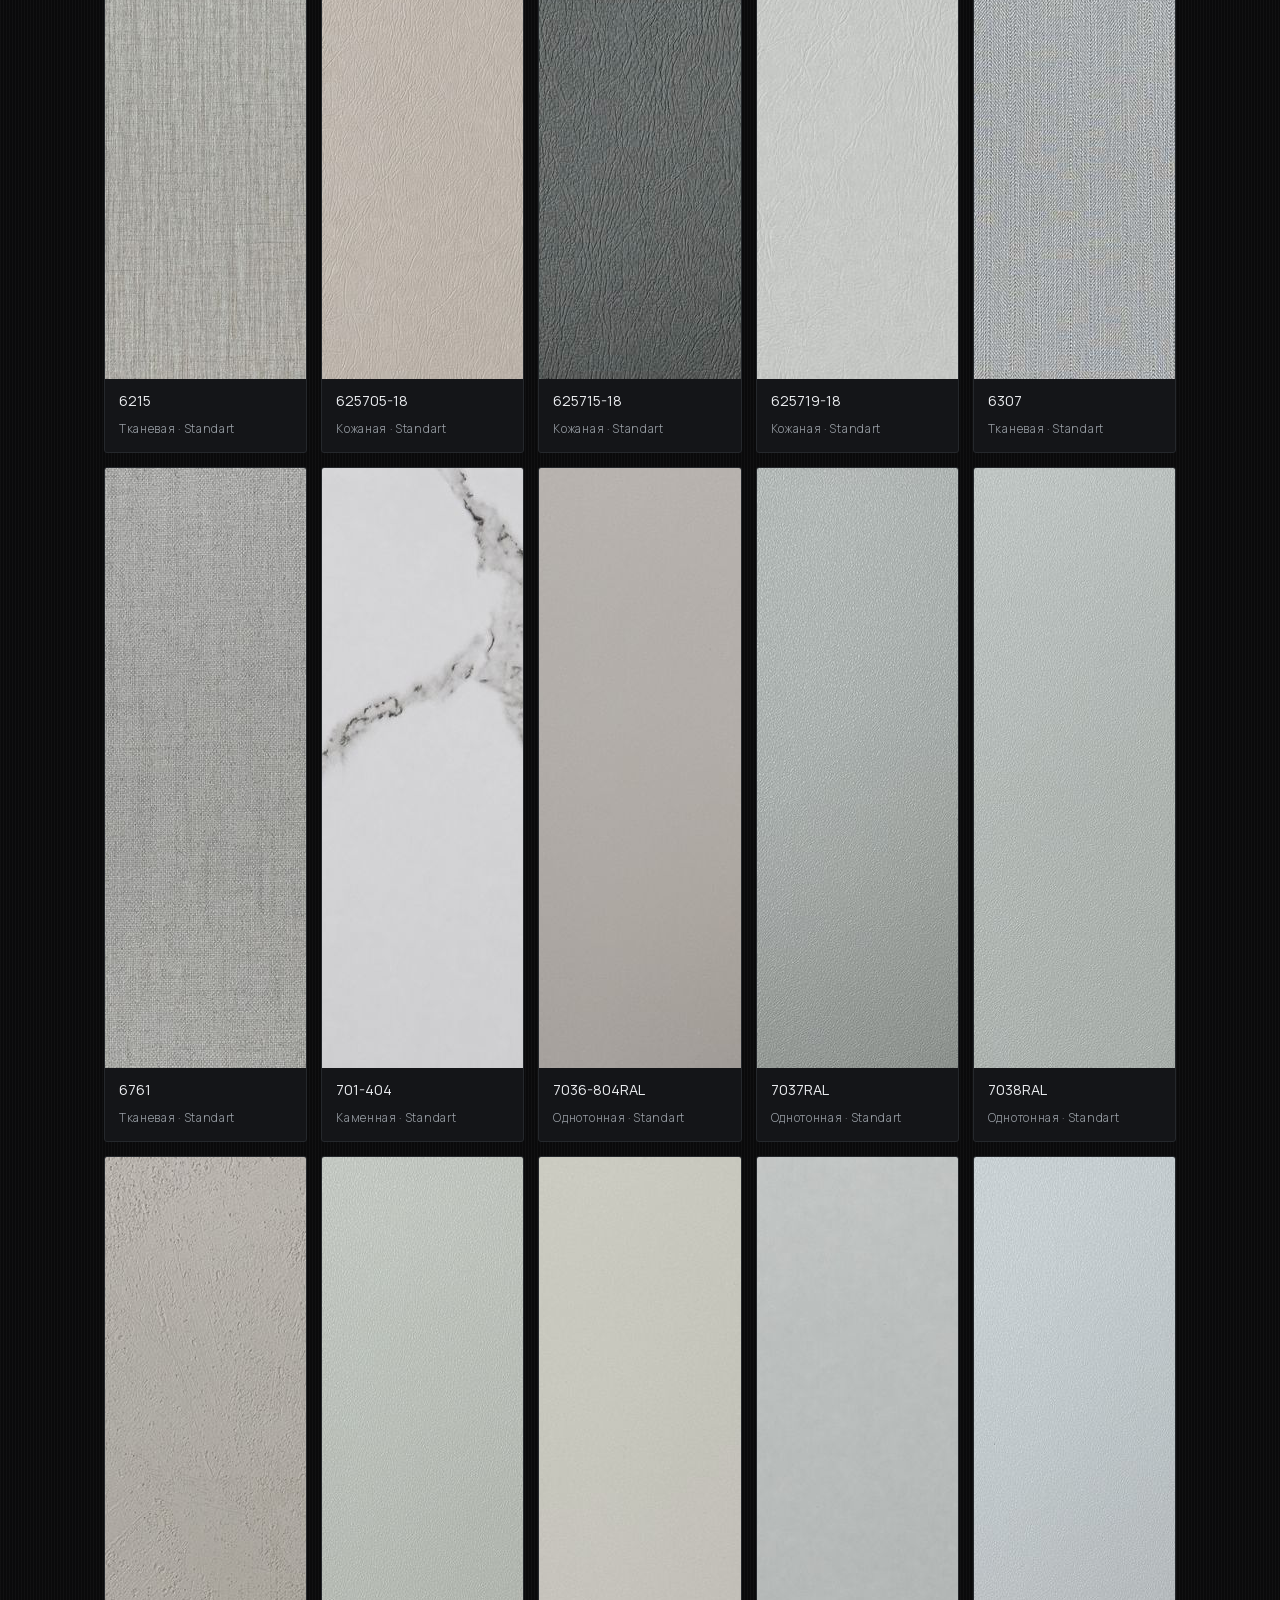
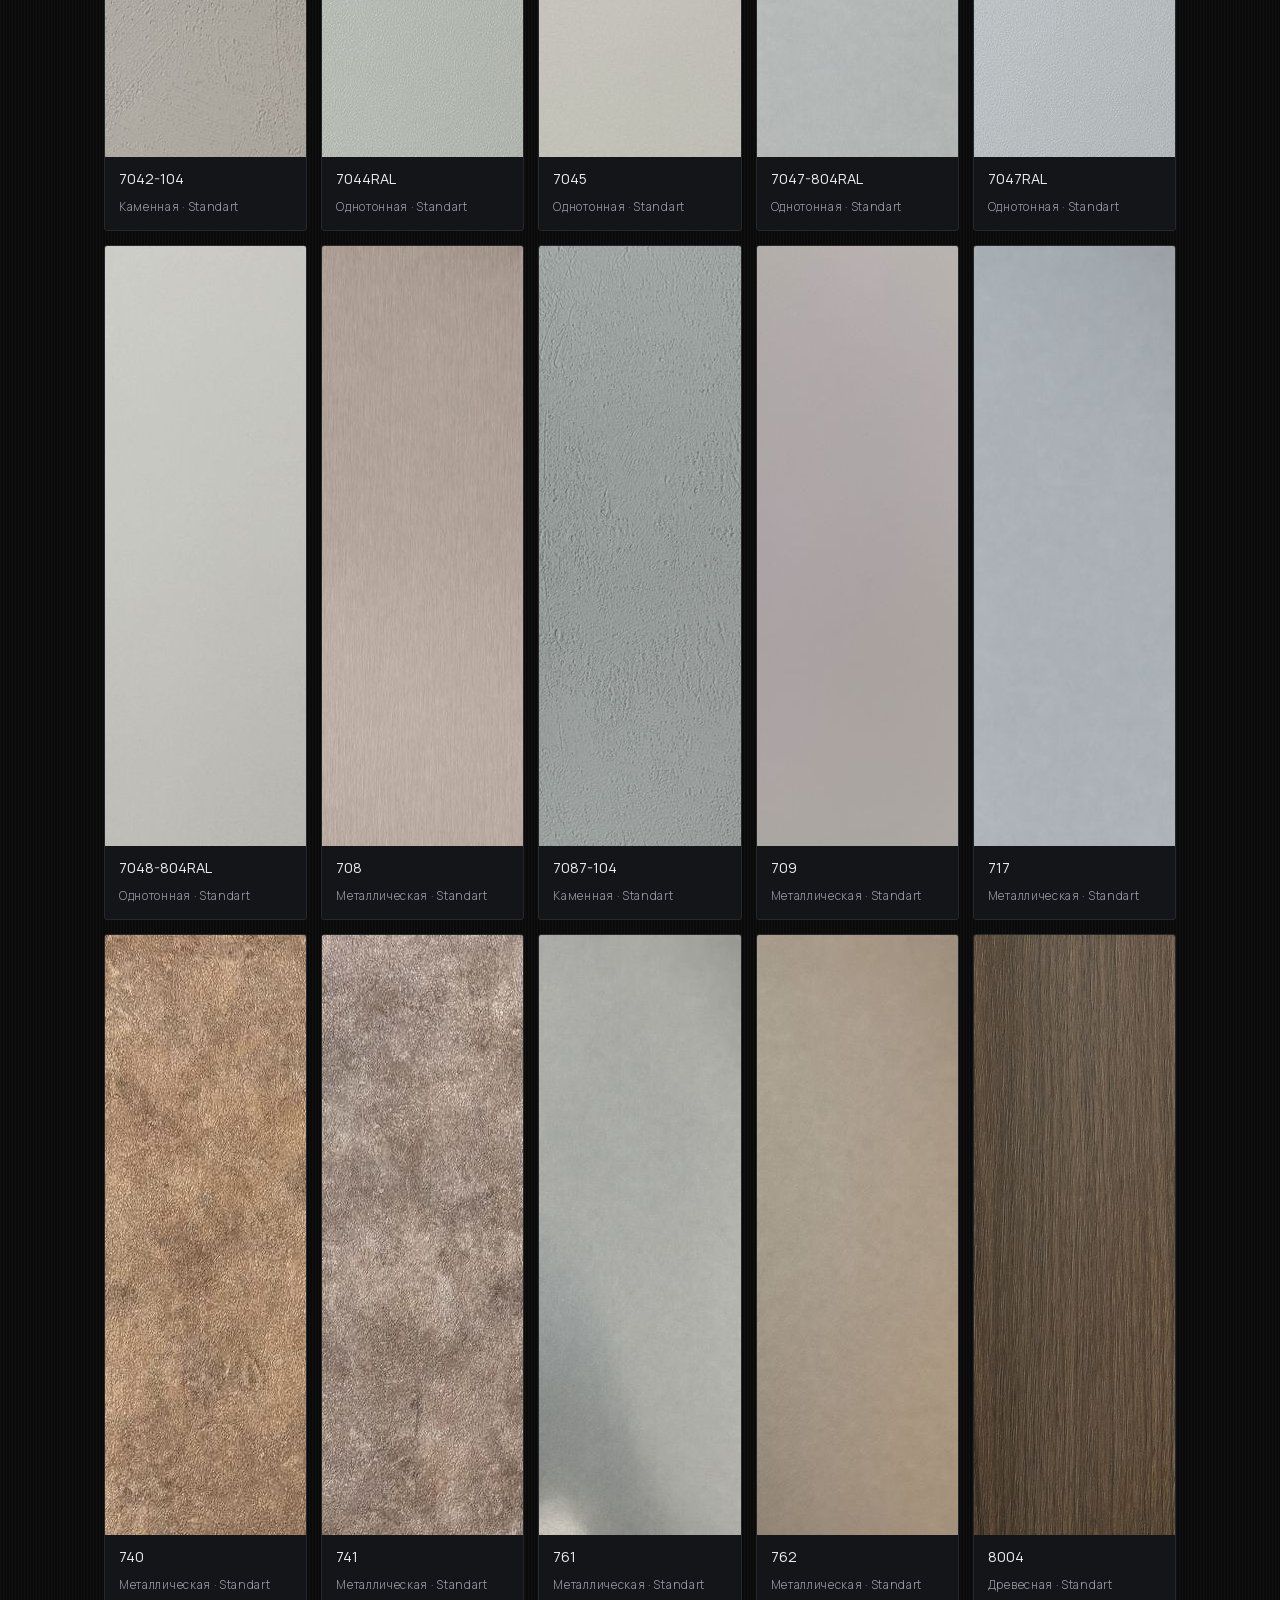
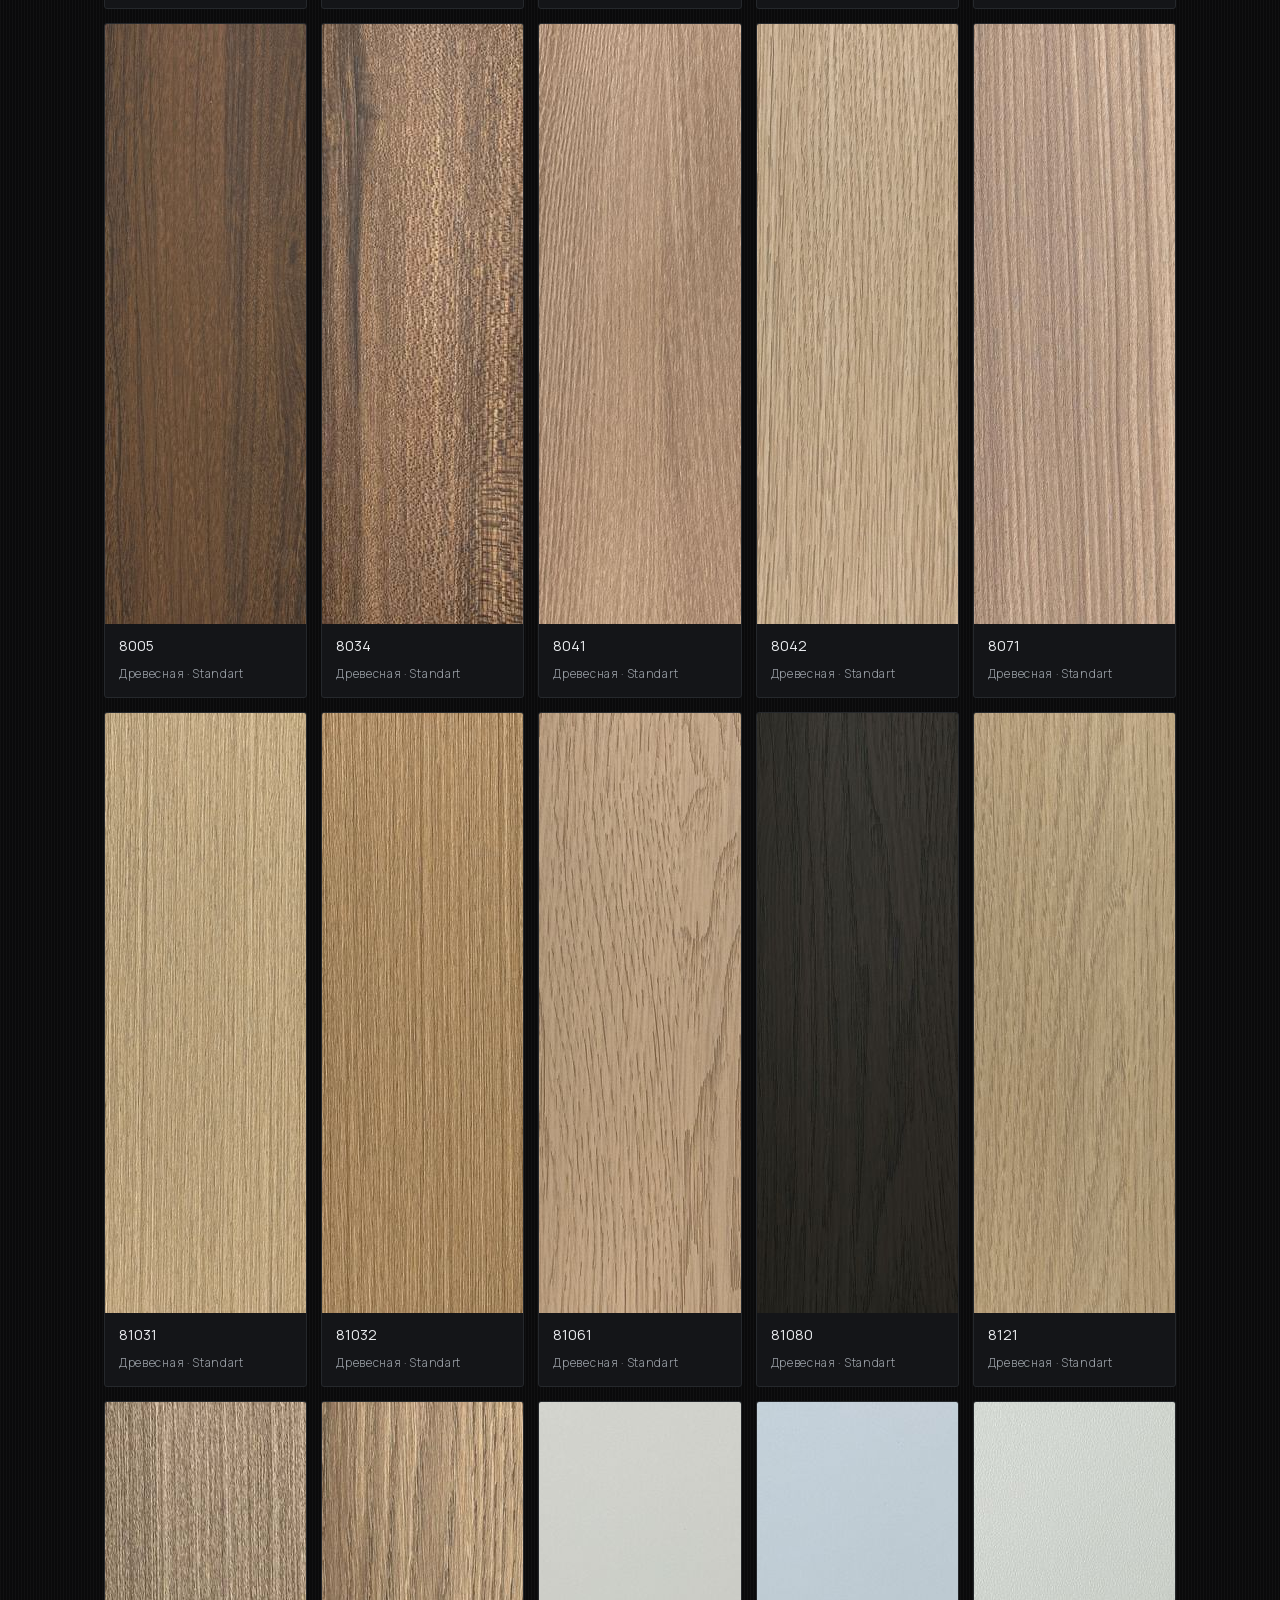
<file: catalog.html>
<!doctype html>
<html lang="ru"><head>
<meta charset="utf-8">
<meta name="viewport" content="width=device-width,initial-scale=1">
<title>Каталог текстур — Shenli | Стеновые панели ДПК и СМЛ</title>
<meta name="description" content="Каталог текстур стеновых панелей Shenli: древесная, металлическая, каменная, тканевая, однотонная, кожаная серии.">
<meta property="og:title" content="Каталог текстур — Shenli | Стеновые панели ДПК и СМЛ">
<meta property="og:description" content="Каталог текстур стеновых панелей Shenli: древесная, металлическая, каменная, тканевая, однотонная, кожаная серии.">
<link rel="icon" href="img/favicon.png">
<meta property="og:type" content="website">
<meta property="og:locale" content="ru_RU">
<meta property="og:site_name" content="Shenli">
<meta property="og:image" content="https://shenlirf.ru/img/og.jpg">
<meta property="og:image:width" content="1200">
<meta property="og:image:height" content="630">
<meta name="twitter:card" content="summary_large_image">
<meta property="og:url" content="https://shenlirf.ru/catalog.html">
<link rel="canonical" href="https://shenlirf.ru/catalog.html">
<link rel="preload" href="fonts/manrope-cyrillic.woff2" as="font" type="font/woff2" crossorigin>
<link rel="preload" href="fonts/manrope-latin.woff2" as="font" type="font/woff2" crossorigin>
<link rel="stylesheet" href="css/style.css">
</head><body class="v1">
<header class="top"><div class="wrap">
<a class="logo" href="index.html" aria-label="Shenli — на главную"><img src="img/logo.png" alt="SHENLI" width="118" height="28"></a>
<nav class="main"><a href="index.html">Главная</a><a href="catalog.html" class=on>Каталог</a><a href="price.html">Прайс</a><a href="certificates.html">Сертификаты и протоколы</a><a href="contacts.html">Контакты</a><a class="tel-m" href="tel:+79653642424">+7 (965) 364-24-24</a><a class="tel-m" href="tel:+79017772124">+7 (901) 777-21-24</a><a class="tel-m" href="mailto:shenli.sales.ru@gmail.com">shenli.sales.ru@gmail.com</a></nav>
<span class="tel"><a href="tel:+79653642424">+7 (965) 364-24-24</a> · <a href="tel:+79017772124">+7 (901) 777-21-24</a></span>
<button class="burger" aria-label="Меню"><span></span><span></span><span></span></button>
</div></header>
<main>

<div class="phead"><div class="wrap">
<div class="eyebrow">Каталог</div>
<h1>Текстуры и коллекции</h1>
<p class="lead" style="margin-top:20px">Семь серий декоративных покрытий: древесная, металлическая, каменная, тканевая, однотонная, кожаная и soft touch. Направления: <b style="color:var(--tx)">Standart</b> — ПВХ-плёнка с имитацией различных фактур; <b style="color:var(--tx)">Natural</b> — тактильная фактура и натуральное покрытие. Нажмите на текстуру, чтобы увидеть её крупно и в интерьере.</p>
</div></div>
<section style="padding-top:20px"><div class="wrap">
<div class="filters" id="fSeries" aria-label="Серии"></div>
<div class="filters" id="fLine" aria-label="Направление"></div>
<input class="search" id="search" type="search" placeholder="Поиск по артикулу" aria-label="Поиск по артикулу">
<p class="serie-intro" id="intro"></p>
<p class="count" id="count"></p>
<div class="cgrid" id="cgrid"></div>
<p class="muted" style="margin-top:40px;font-size:14px">Полный перечень артикулов и дополнительные цвета — в каталоге производителя; уточняйте наличие и размеры у менеджера. База для всех серий: ДПК (5/8 мм), СМЛ (8/10 мм).</p>
</div></section>
<div class="modal" id="modal" role="dialog" aria-modal="true" aria-label="Карточка текстуры">
<div class="mbox"><button class="mclose" id="mClose" aria-label="Закрыть">×</button>
<div class="mgrid"><img id="mImg" alt="">
<div class="minfo"><div class="eyebrow" id="mLine"></div><h2 id="mArt"></h2>
<p class="muted" id="mDesc"></p>
<dl><dt>Коллекция</dt><dd id="mSerie"></dd><dt>База</dt><dd id="mBase"></dd><dt>Назначение</dt><dd>Внутренняя отделка помещений; срок службы 30–50 лет</dd></dl>
<div class="mnav"><button id="mPrev">← Предыдущая</button><button id="mNext">Следующая →</button></div>
<div class="btns" style="margin-top:26px"><a class="btn" href="contacts.html">Запросить расчёт</a></div>
</div></div>
<div class="mvis" id="mVis"><h3>Визуализации в интерьере</h3><div class="row" id="mRow"></div></div>
</div></div>
</main>
<div class="lb" role="dialog" aria-label="Просмотр изображения"><img alt=""></div>
<footer><div class="wrap">
<div class="cols">
<div><img src="img/logo.png" alt="SHENLI" width="110" height="26">
<p>Официальный представитель производства Shenli: бамбуковые панели ДПК и стеновые панели СМЛ.</p></div>
<div><p><b>ИП Садекова Алина Равилевна</b><br>официальный представитель</p>
<p><a href="tel:+79653642424"><b>+7 (965) 364-24-24</b></a><br><a href="tel:+79017772124"><b>+7 (901) 777-21-24</b></a><br><a href="mailto:shenli.sales.ru@gmail.com">shenli.sales.ru@gmail.com</a><br>ОГРНИП 325774600088722<br>ИНН 773135541959</p></div>
<div><p><b>Производство: ООО «ШЭНЛИ»</b></p>
<p>ОГРН 1257700359839<br>ИНН 9725190531</p></div>
</div>
<p class="legal">Информация на сайте носит справочный характер и не является публичной офертой (ст. 437 ГК РФ). Информация о продукции приведена по материалам производителя (презентация и каталог 2026). Цены и условия поставки согласовываются индивидуально.</p>
<p class="flinks"><a href="privacy.html">Политика конфиденциальности</a><button type="button" class="cookie-open" data-cookie-open>Настройки cookie</button></p>
</div></footer>
<div class="cookie" id="cookie" role="dialog" aria-label="Использование файлов cookie" hidden>
<p>Мы используем файлы cookie и аналогичные технологии, необходимые для работы сайта. Аналитические cookie применяются только с вашего согласия. Подробнее — в <a href="privacy.html">Политике конфиденциальности</a>.</p>
<div class="cbtns"><button type="button" class="btn" data-cookie="all">Разрешить все</button><button type="button" class="btn ghost" data-cookie="necessary">Только необходимые</button><button type="button" class="btn ghost" data-cookie="decline">Отказаться</button></div>
</div>
<script src="js/main.js"></script>
<script src="js/fx.js"></script>
<script src="js/cookie.js"></script>
<script src="js/data.js"></script><script src="js/catalog.js"></script></body></html>
</file>
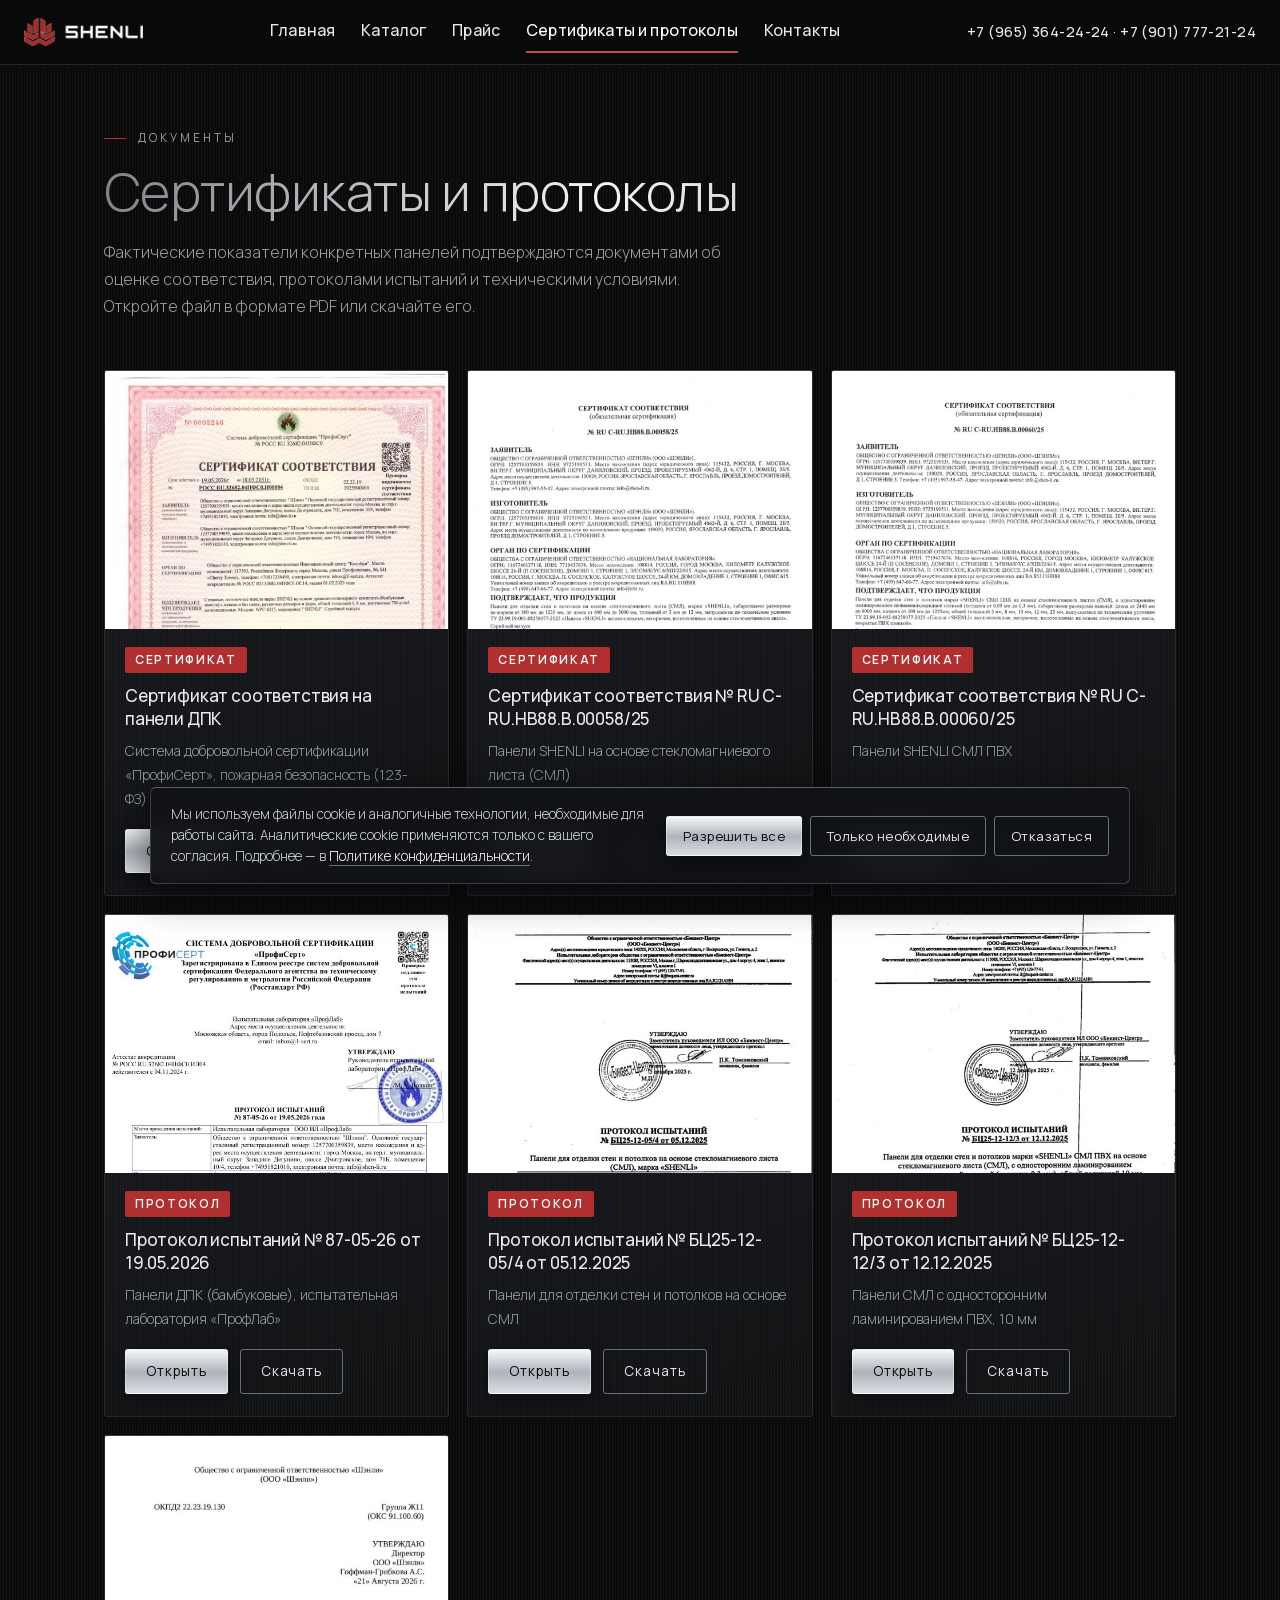
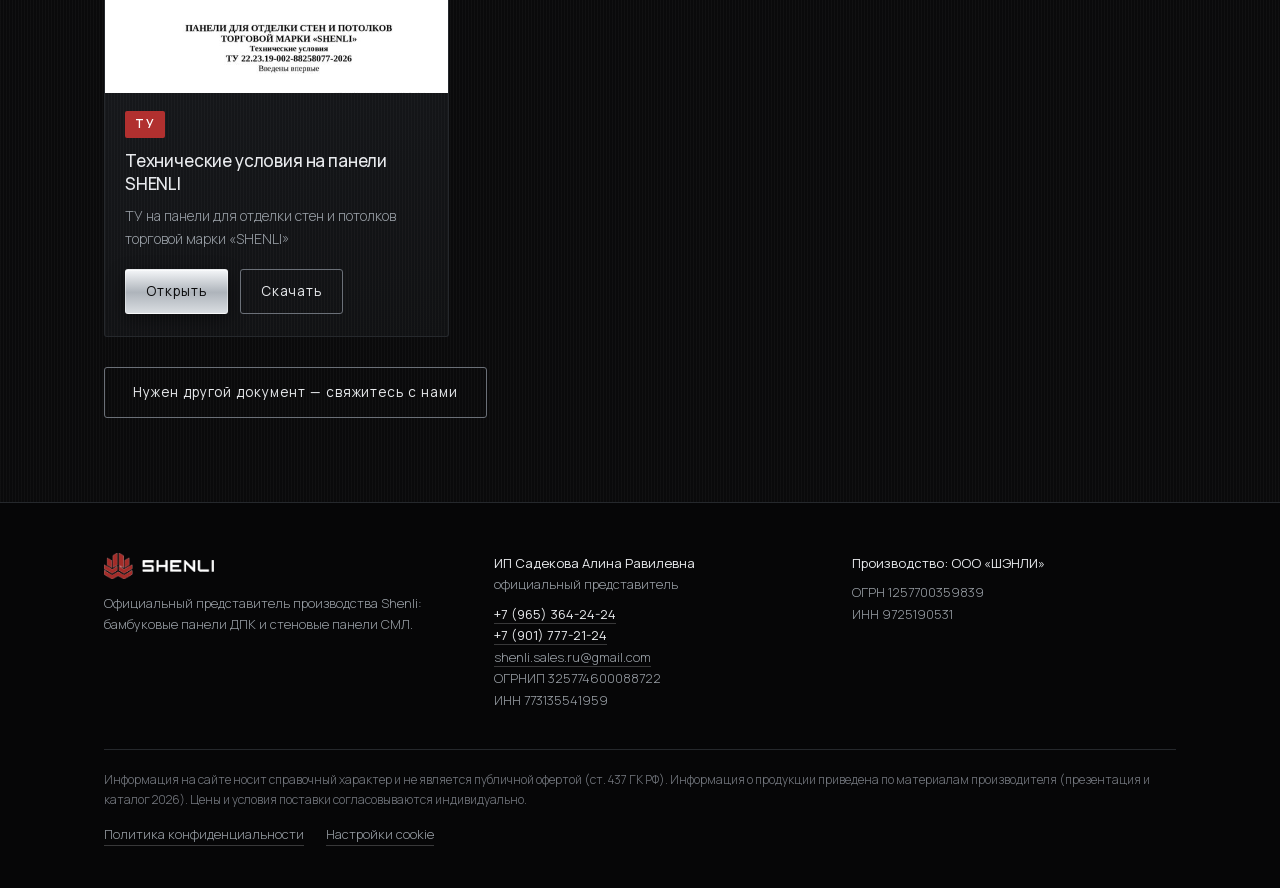
<file: certificates.html>
<!doctype html>
<html lang="ru"><head>
<meta charset="utf-8">
<meta name="viewport" content="width=device-width,initial-scale=1">
<title>Сертификаты и протоколы — Shenli</title>
<meta name="description" content="Сертификаты соответствия, протоколы испытаний и технические условия на панели Shenli: открыть или скачать PDF.">
<meta property="og:title" content="Сертификаты и протоколы — Shenli">
<meta property="og:description" content="Сертификаты соответствия, протоколы испытаний и технические условия на панели Shenli: открыть или скачать PDF.">
<link rel="icon" href="img/favicon.png">
<meta property="og:type" content="website">
<meta property="og:locale" content="ru_RU">
<meta property="og:site_name" content="Shenli">
<meta property="og:image" content="https://shenlirf.ru/img/og.jpg">
<meta property="og:image:width" content="1200">
<meta property="og:image:height" content="630">
<meta name="twitter:card" content="summary_large_image">
<meta property="og:url" content="https://shenlirf.ru/certificates.html">
<link rel="canonical" href="https://shenlirf.ru/certificates.html">
<link rel="preload" href="fonts/manrope-cyrillic.woff2" as="font" type="font/woff2" crossorigin>
<link rel="preload" href="fonts/manrope-latin.woff2" as="font" type="font/woff2" crossorigin>
<link rel="stylesheet" href="css/style.css">
</head><body class="v1">
<header class="top"><div class="wrap">
<a class="logo" href="index.html" aria-label="Shenli — на главную"><img src="img/logo.png" alt="SHENLI" width="118" height="28"></a>
<nav class="main"><a href="index.html">Главная</a><a href="catalog.html">Каталог</a><a href="price.html">Прайс</a><a href="certificates.html" class=on>Сертификаты и протоколы</a><a href="contacts.html">Контакты</a><a class="tel-m" href="tel:+79653642424">+7 (965) 364-24-24</a><a class="tel-m" href="tel:+79017772124">+7 (901) 777-21-24</a><a class="tel-m" href="mailto:shenli.sales.ru@gmail.com">shenli.sales.ru@gmail.com</a></nav>
<span class="tel"><a href="tel:+79653642424">+7 (965) 364-24-24</a> · <a href="tel:+79017772124">+7 (901) 777-21-24</a></span>
<button class="burger" aria-label="Меню"><span></span><span></span><span></span></button>
</div></header>
<main>

<div class="phead"><div class="wrap">
<div class="eyebrow">Документы</div><h1>Сертификаты и протоколы</h1>
<p class="lead" style="margin-top:18px">Фактические показатели конкретных панелей подтверждаются документами об оценке соответствия, протоколами испытаний и техническими условиями. Откройте файл в формате PDF или скачайте его.</p>
</div></div>
<section style="padding-top:20px"><div class="wrap"><div class="docs"><article class="doc rv"><a class="dprev" href="docs/sertifikat-dpk.pdf" target="_blank" rel="noopener" aria-label="Открыть: Сертификат соответствия на панели ДПК"><img src="img/docprev/sertifikat-dpk.jpg" alt="Первая страница: Сертификат соответствия на панели ДПК" loading="lazy" width="600" height="850"></a><div class="dinfo"><span class="dtype">Сертификат</span><h3>Сертификат соответствия на панели ДПК</h3><p>Система добровольной сертификации «ПрофиСерт», пожарная безопасность (123-ФЗ)</p><div class="btns"><a class="btn" href="docs/sertifikat-dpk.pdf" target="_blank" rel="noopener">Открыть</a><a class="btn ghost" href="docs/sertifikat-dpk.pdf" download>Скачать</a></div></div></article><article class="doc rv"><a class="dprev" href="docs/ss-00058-25.pdf" target="_blank" rel="noopener" aria-label="Открыть: Сертификат соответствия № RU C-RU.НВ88.В.00058/25"><img src="img/docprev/ss-00058-25.jpg" alt="Первая страница: Сертификат соответствия № RU C-RU.НВ88.В.00058/25" loading="lazy" width="600" height="850"></a><div class="dinfo"><span class="dtype">Сертификат</span><h3>Сертификат соответствия № RU C-RU.НВ88.В.00058/25</h3><p>Панели SHENLI на основе стекломагниевого листа (СМЛ)</p><div class="btns"><a class="btn" href="docs/ss-00058-25.pdf" target="_blank" rel="noopener">Открыть</a><a class="btn ghost" href="docs/ss-00058-25.pdf" download>Скачать</a></div></div></article><article class="doc rv"><a class="dprev" href="docs/ss-00060-25.pdf" target="_blank" rel="noopener" aria-label="Открыть: Сертификат соответствия № RU C-RU.НВ88.В.00060/25"><img src="img/docprev/ss-00060-25.jpg" alt="Первая страница: Сертификат соответствия № RU C-RU.НВ88.В.00060/25" loading="lazy" width="600" height="850"></a><div class="dinfo"><span class="dtype">Сертификат</span><h3>Сертификат соответствия № RU C-RU.НВ88.В.00060/25</h3><p>Панели SHENLI СМЛ ПВХ</p><div class="btns"><a class="btn" href="docs/ss-00060-25.pdf" target="_blank" rel="noopener">Открыть</a><a class="btn ghost" href="docs/ss-00060-25.pdf" download>Скачать</a></div></div></article><article class="doc rv"><a class="dprev" href="docs/cert-87-05-26-stenovye-paneli.pdf" target="_blank" rel="noopener" aria-label="Открыть: Протокол испытаний № 87-05-26 от 19.05.2026"><img src="img/docprev/cert-87-05-26-stenovye-paneli.jpg" alt="Первая страница: Протокол испытаний № 87-05-26 от 19.05.2026" loading="lazy" width="600" height="850"></a><div class="dinfo"><span class="dtype">Протокол</span><h3>Протокол испытаний № 87-05-26 от 19.05.2026</h3><p>Панели ДПК (бамбуковые), испытательная лаборатория «ПрофЛаб»</p><div class="btns"><a class="btn" href="docs/cert-87-05-26-stenovye-paneli.pdf" target="_blank" rel="noopener">Открыть</a><a class="btn ghost" href="docs/cert-87-05-26-stenovye-paneli.pdf" download>Скачать</a></div></div></article><article class="doc rv"><a class="dprev" href="docs/bc25-12-05-4.pdf" target="_blank" rel="noopener" aria-label="Открыть: Протокол испытаний № БЦ25-12-05/4 от 05.12.2025"><img src="img/docprev/bc25-12-05-4.jpg" alt="Первая страница: Протокол испытаний № БЦ25-12-05/4 от 05.12.2025" loading="lazy" width="600" height="850"></a><div class="dinfo"><span class="dtype">Протокол</span><h3>Протокол испытаний № БЦ25-12-05/4 от 05.12.2025</h3><p>Панели для отделки стен и потолков на основе СМЛ</p><div class="btns"><a class="btn" href="docs/bc25-12-05-4.pdf" target="_blank" rel="noopener">Открыть</a><a class="btn ghost" href="docs/bc25-12-05-4.pdf" download>Скачать</a></div></div></article><article class="doc rv"><a class="dprev" href="docs/bc25-12-12-3.pdf" target="_blank" rel="noopener" aria-label="Открыть: Протокол испытаний № БЦ25-12-12/3 от 12.12.2025"><img src="img/docprev/bc25-12-12-3.jpg" alt="Первая страница: Протокол испытаний № БЦ25-12-12/3 от 12.12.2025" loading="lazy" width="600" height="850"></a><div class="dinfo"><span class="dtype">Протокол</span><h3>Протокол испытаний № БЦ25-12-12/3 от 12.12.2025</h3><p>Панели СМЛ с односторонним ламинированием ПВХ, 10 мм</p><div class="btns"><a class="btn" href="docs/bc25-12-12-3.pdf" target="_blank" rel="noopener">Открыть</a><a class="btn ghost" href="docs/bc25-12-12-3.pdf" download>Скачать</a></div></div></article><article class="doc rv"><a class="dprev" href="docs/tu-23-99-19-002-88258077-2025.pdf" target="_blank" rel="noopener" aria-label="Открыть: Технические условия на панели SHENLI"><img src="img/docprev/tu-23-99-19-002-88258077-2025.jpg" alt="Первая страница: Технические условия на панели SHENLI" loading="lazy" width="600" height="850"></a><div class="dinfo"><span class="dtype">ТУ</span><h3>Технические условия на панели SHENLI</h3><p>ТУ на панели для отделки стен и потолков торговой марки «SHENLI»</p><div class="btns"><a class="btn" href="docs/tu-23-99-19-002-88258077-2025.pdf" target="_blank" rel="noopener">Открыть</a><a class="btn ghost" href="docs/tu-23-99-19-002-88258077-2025.pdf" download>Скачать</a></div></div></article></div>
<div class="btns"><a class="btn ghost" href="contacts.html">Нужен другой документ — свяжитесь с нами</a></div></div></section>
</main>
<div class="lb" role="dialog" aria-label="Просмотр изображения"><img alt=""></div>
<footer><div class="wrap">
<div class="cols">
<div><img src="img/logo.png" alt="SHENLI" width="110" height="26">
<p>Официальный представитель производства Shenli: бамбуковые панели ДПК и стеновые панели СМЛ.</p></div>
<div><p><b>ИП Садекова Алина Равилевна</b><br>официальный представитель</p>
<p><a href="tel:+79653642424"><b>+7 (965) 364-24-24</b></a><br><a href="tel:+79017772124"><b>+7 (901) 777-21-24</b></a><br><a href="mailto:shenli.sales.ru@gmail.com">shenli.sales.ru@gmail.com</a><br>ОГРНИП 325774600088722<br>ИНН 773135541959</p></div>
<div><p><b>Производство: ООО «ШЭНЛИ»</b></p>
<p>ОГРН 1257700359839<br>ИНН 9725190531</p></div>
</div>
<p class="legal">Информация на сайте носит справочный характер и не является публичной офертой (ст. 437 ГК РФ). Информация о продукции приведена по материалам производителя (презентация и каталог 2026). Цены и условия поставки согласовываются индивидуально.</p>
<p class="flinks"><a href="privacy.html">Политика конфиденциальности</a><button type="button" class="cookie-open" data-cookie-open>Настройки cookie</button></p>
</div></footer>
<div class="cookie" id="cookie" role="dialog" aria-label="Использование файлов cookie" hidden>
<p>Мы используем файлы cookie и аналогичные технологии, необходимые для работы сайта. Аналитические cookie применяются только с вашего согласия. Подробнее — в <a href="privacy.html">Политике конфиденциальности</a>.</p>
<div class="cbtns"><button type="button" class="btn" data-cookie="all">Разрешить все</button><button type="button" class="btn ghost" data-cookie="necessary">Только необходимые</button><button type="button" class="btn ghost" data-cookie="decline">Отказаться</button></div>
</div>
<script src="js/main.js"></script>
<script src="js/fx.js"></script>
<script src="js/cookie.js"></script>
</body></html>
</file>
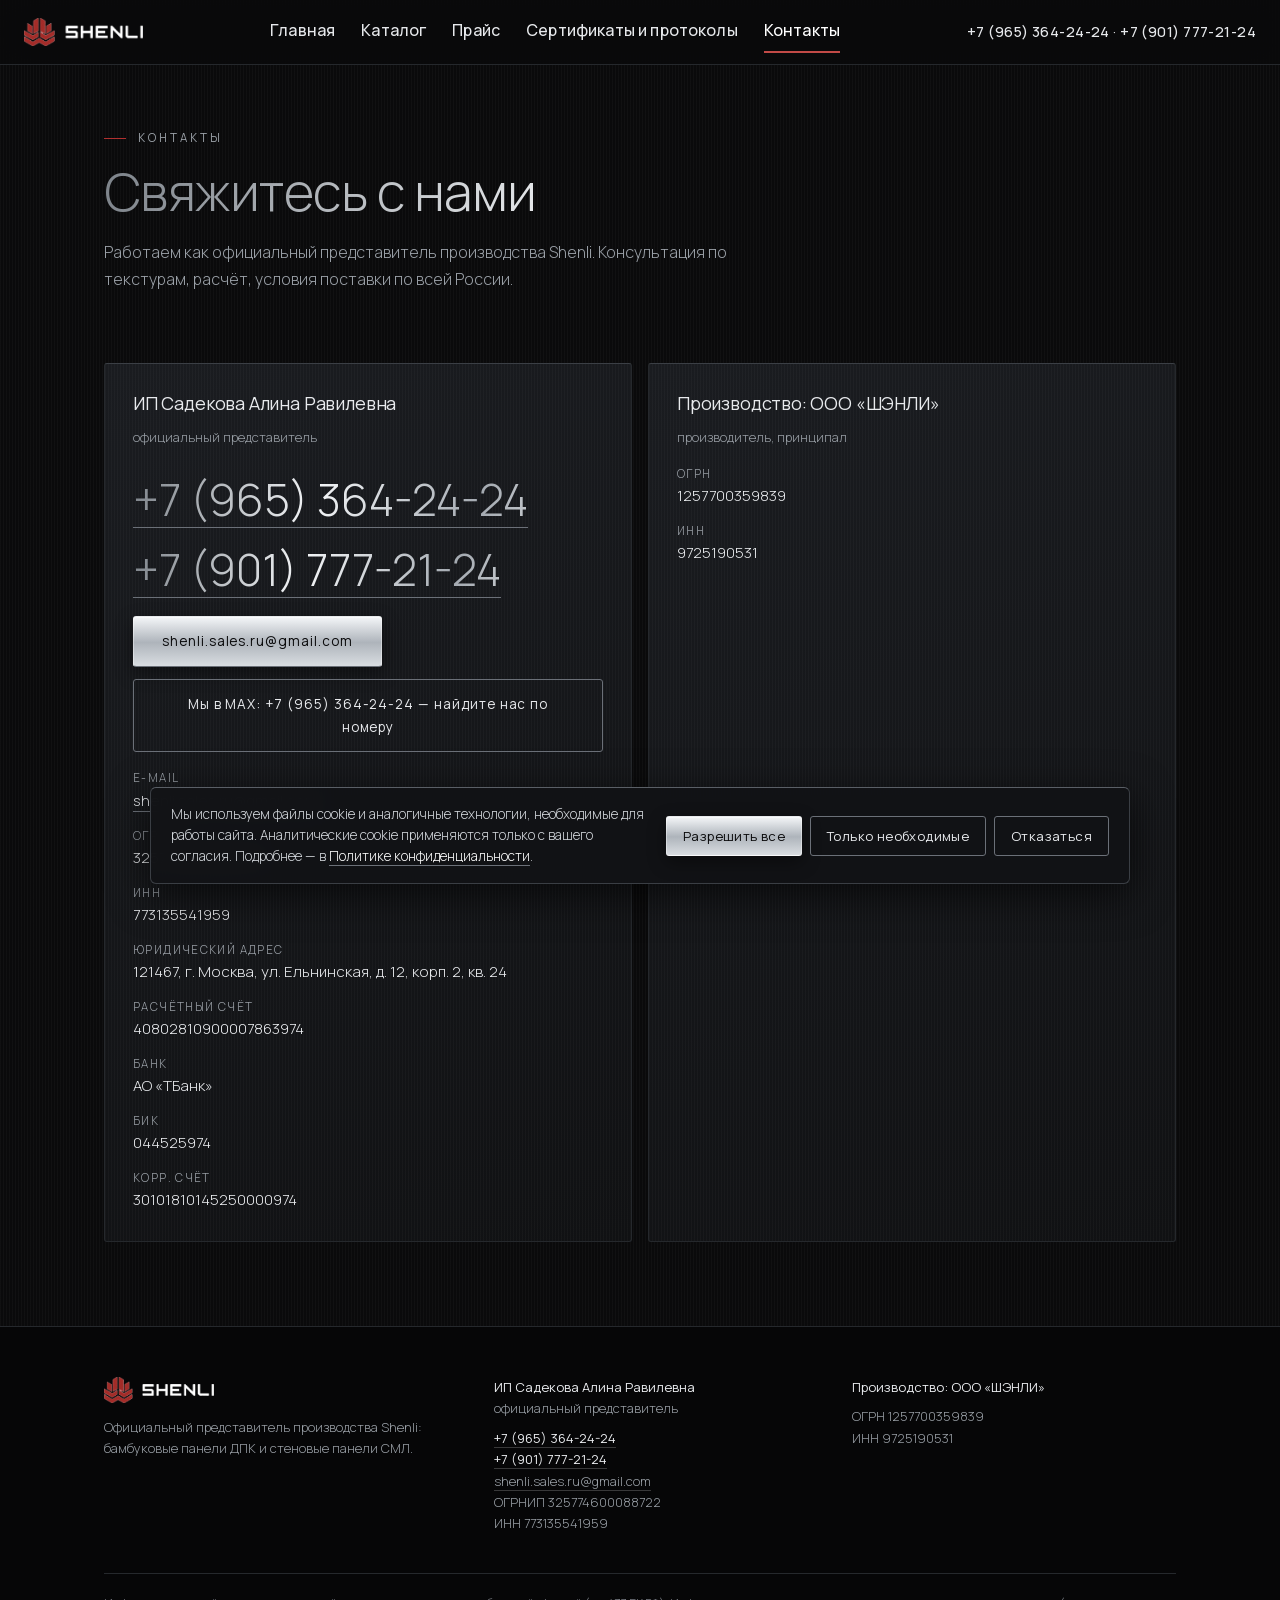
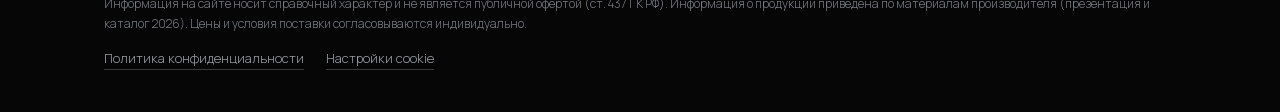
<file: contacts.html>
<!doctype html>
<html lang="ru"><head>
<meta charset="utf-8">
<meta name="viewport" content="width=device-width,initial-scale=1">
<title>Контакты и реквизиты — Shenli</title>
<meta name="description" content="Контакты официального представителя Shenli, реквизиты ИП Садековой А. Р. и ООО «ШЭНЛИ».">
<meta property="og:title" content="Контакты и реквизиты — Shenli">
<meta property="og:description" content="Контакты официального представителя Shenli, реквизиты ИП Садековой А. Р. и ООО «ШЭНЛИ».">
<link rel="icon" href="img/favicon.png">
<meta property="og:type" content="website">
<meta property="og:locale" content="ru_RU">
<meta property="og:site_name" content="Shenli">
<meta property="og:image" content="https://shenlirf.ru/img/og.jpg">
<meta property="og:image:width" content="1200">
<meta property="og:image:height" content="630">
<meta name="twitter:card" content="summary_large_image">
<meta property="og:url" content="https://shenlirf.ru/contacts.html">
<link rel="canonical" href="https://shenlirf.ru/contacts.html">
<link rel="preload" href="fonts/manrope-cyrillic.woff2" as="font" type="font/woff2" crossorigin>
<link rel="preload" href="fonts/manrope-latin.woff2" as="font" type="font/woff2" crossorigin>
<link rel="stylesheet" href="css/style.css">
</head><body class="v1">
<header class="top"><div class="wrap">
<a class="logo" href="index.html" aria-label="Shenli — на главную"><img src="img/logo.png" alt="SHENLI" width="118" height="28"></a>
<nav class="main"><a href="index.html">Главная</a><a href="catalog.html">Каталог</a><a href="price.html">Прайс</a><a href="certificates.html">Сертификаты и протоколы</a><a href="contacts.html" class=on>Контакты</a><a class="tel-m" href="tel:+79653642424">+7 (965) 364-24-24</a><a class="tel-m" href="tel:+79017772124">+7 (901) 777-21-24</a><a class="tel-m" href="mailto:shenli.sales.ru@gmail.com">shenli.sales.ru@gmail.com</a></nav>
<span class="tel"><a href="tel:+79653642424">+7 (965) 364-24-24</a> · <a href="tel:+79017772124">+7 (901) 777-21-24</a></span>
<button class="burger" aria-label="Меню"><span></span><span></span><span></span></button>
</div></header>
<main>

<div class="phead"><div class="wrap">
<div class="eyebrow">Контакты</div><h1>Свяжитесь с нами</h1>
<p class="lead" style="margin-top:18px">Работаем как официальный представитель производства Shenli. Консультация по текстурам, расчёт, условия поставки по всей России.</p>
</div></div>
<section style="padding-top:20px"><div class="wrap">
<div class="reqs">
<div class="card req rv"><h3>ИП Садекова Алина Равилевна</h3><p class="role">официальный представитель</p>
<div class="big-contact"><a href="tel:+79653642424">+7 (965) 364-24-24</a><br><a href="tel:+79017772124">+7 (901) 777-21-24</a></div>
<div class="btns" style="margin-top:14px"><a class="btn" href="mailto:shenli.sales.ru@gmail.com">shenli.sales.ru@gmail.com</a><a class="btn ghost" href="https://max.ru" target="_blank" rel="noopener">Мы в MAX: +7 (965) 364-24-24 — найдите нас по номеру</a></div>
<dl>
<dt>E-mail</dt><dd><a href="mailto:shenli.sales.ru@gmail.com">shenli.sales.ru@gmail.com</a></dd>
<dt>ОГРНИП</dt><dd>325774600088722</dd><dt>ИНН</dt><dd>773135541959</dd>
<dt>Юридический адрес</dt><dd>121467, г. Москва, ул. Ельнинская, д. 12, корп. 2, кв. 24</dd>
<dt>Расчётный счёт</dt><dd>40802810900007863974</dd><dt>Банк</dt><dd>АО «ТБанк»</dd><dt>БИК</dt><dd>044525974</dd><dt>Корр. счёт</dt><dd>30101810145250000974</dd></dl></div>
<div class="card req rv d1"><h3>Производство: ООО «ШЭНЛИ»</h3><p class="role">производитель, принципал</p>
<dl>
<dt>ОГРН</dt><dd>1257700359839</dd><dt>ИНН</dt><dd>9725190531</dd></dl></div>
</div>
</div></section>
</main>
<div class="lb" role="dialog" aria-label="Просмотр изображения"><img alt=""></div>
<footer><div class="wrap">
<div class="cols">
<div><img src="img/logo.png" alt="SHENLI" width="110" height="26">
<p>Официальный представитель производства Shenli: бамбуковые панели ДПК и стеновые панели СМЛ.</p></div>
<div><p><b>ИП Садекова Алина Равилевна</b><br>официальный представитель</p>
<p><a href="tel:+79653642424"><b>+7 (965) 364-24-24</b></a><br><a href="tel:+79017772124"><b>+7 (901) 777-21-24</b></a><br><a href="mailto:shenli.sales.ru@gmail.com">shenli.sales.ru@gmail.com</a><br>ОГРНИП 325774600088722<br>ИНН 773135541959</p></div>
<div><p><b>Производство: ООО «ШЭНЛИ»</b></p>
<p>ОГРН 1257700359839<br>ИНН 9725190531</p></div>
</div>
<p class="legal">Информация на сайте носит справочный характер и не является публичной офертой (ст. 437 ГК РФ). Информация о продукции приведена по материалам производителя (презентация и каталог 2026). Цены и условия поставки согласовываются индивидуально.</p>
<p class="flinks"><a href="privacy.html">Политика конфиденциальности</a><button type="button" class="cookie-open" data-cookie-open>Настройки cookie</button></p>
</div></footer>
<div class="cookie" id="cookie" role="dialog" aria-label="Использование файлов cookie" hidden>
<p>Мы используем файлы cookie и аналогичные технологии, необходимые для работы сайта. Аналитические cookie применяются только с вашего согласия. Подробнее — в <a href="privacy.html">Политике конфиденциальности</a>.</p>
<div class="cbtns"><button type="button" class="btn" data-cookie="all">Разрешить все</button><button type="button" class="btn ghost" data-cookie="necessary">Только необходимые</button><button type="button" class="btn ghost" data-cookie="decline">Отказаться</button></div>
</div>
<script src="js/main.js"></script>
<script src="js/fx.js"></script>
<script src="js/cookie.js"></script>
</body></html>
</file>
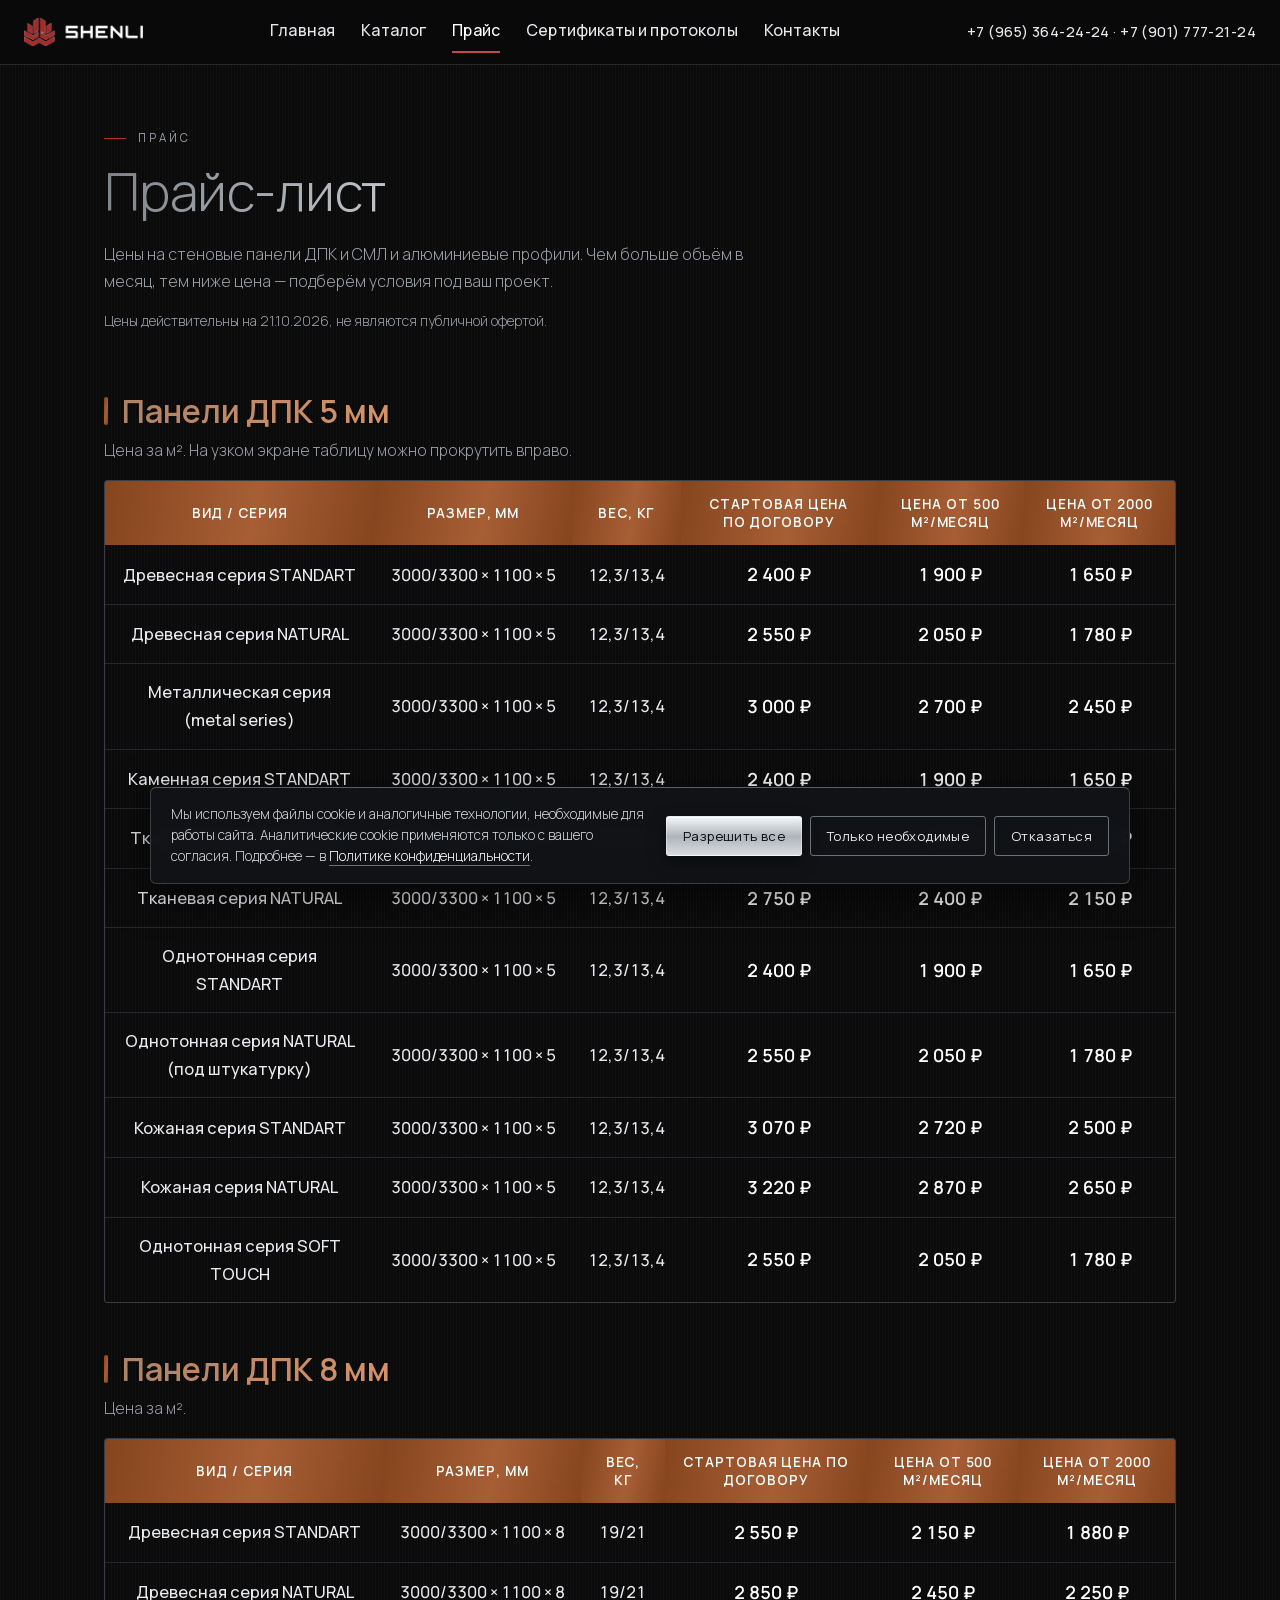
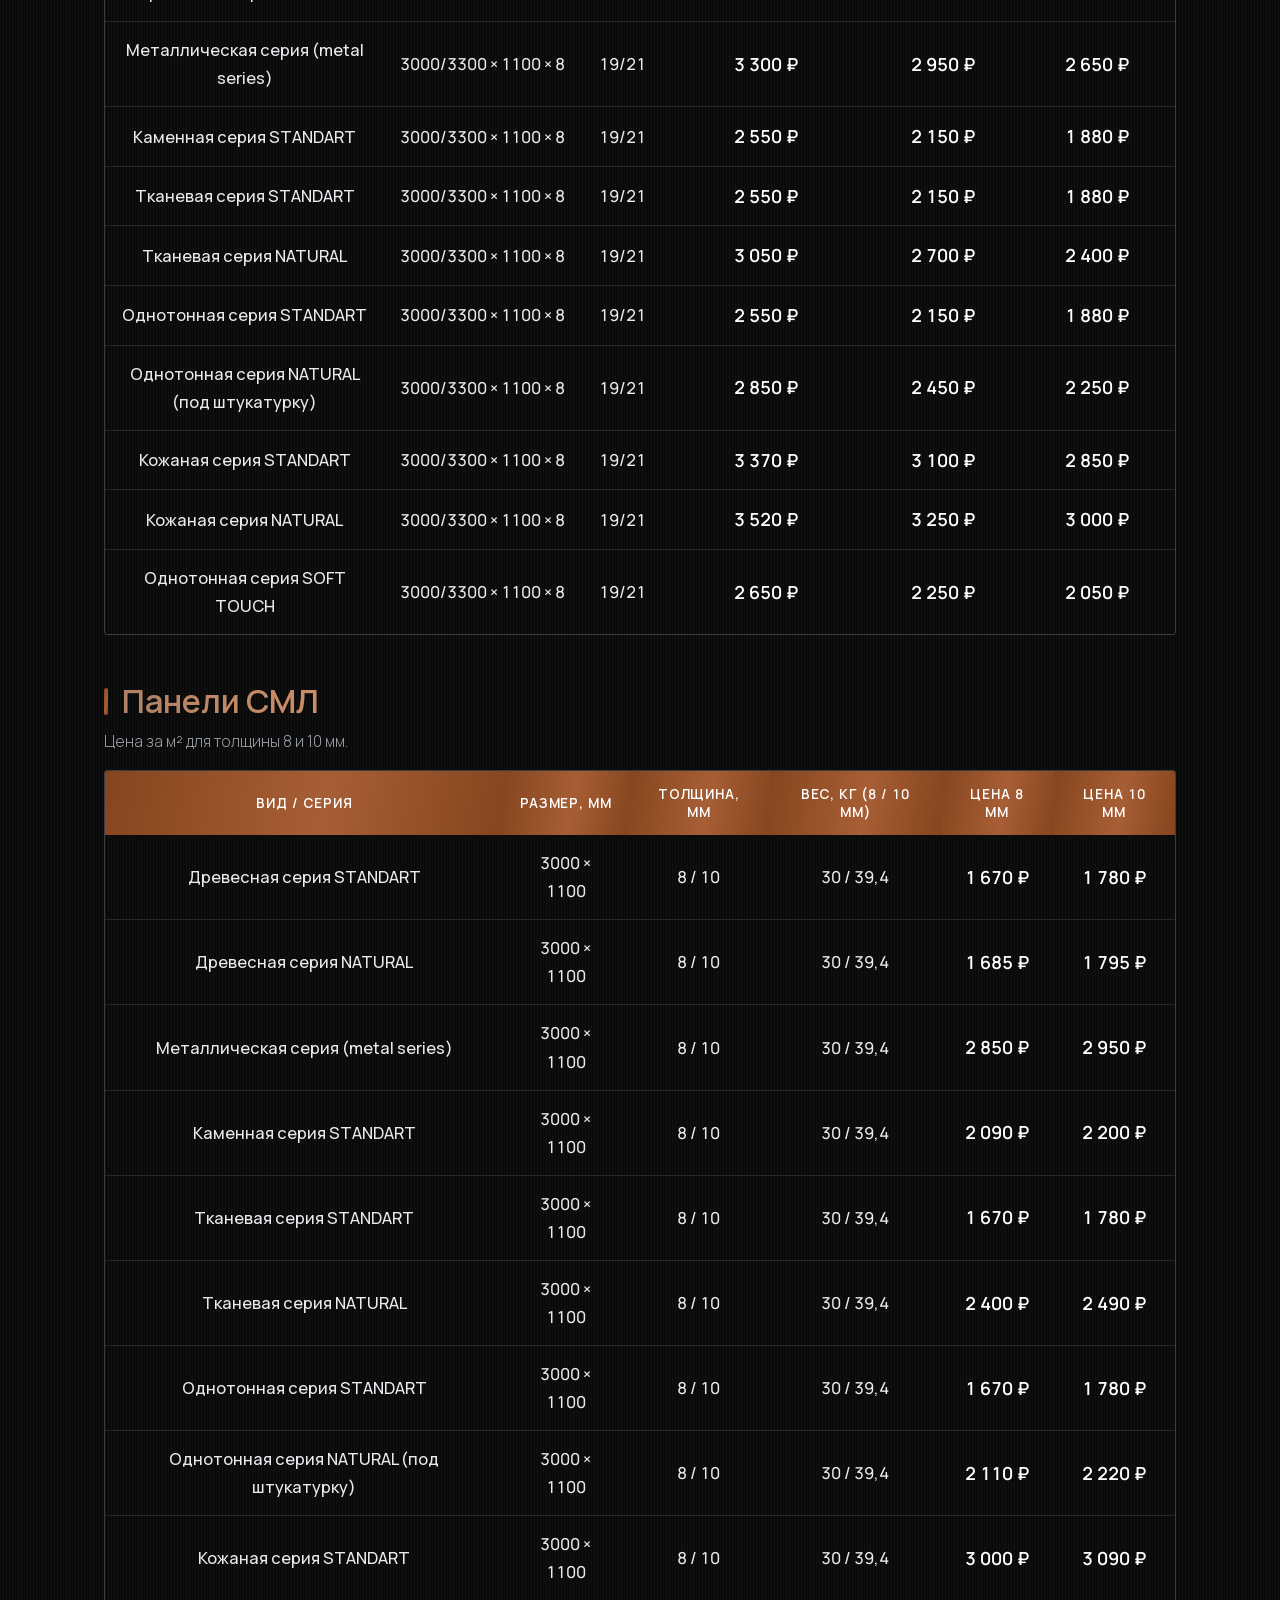
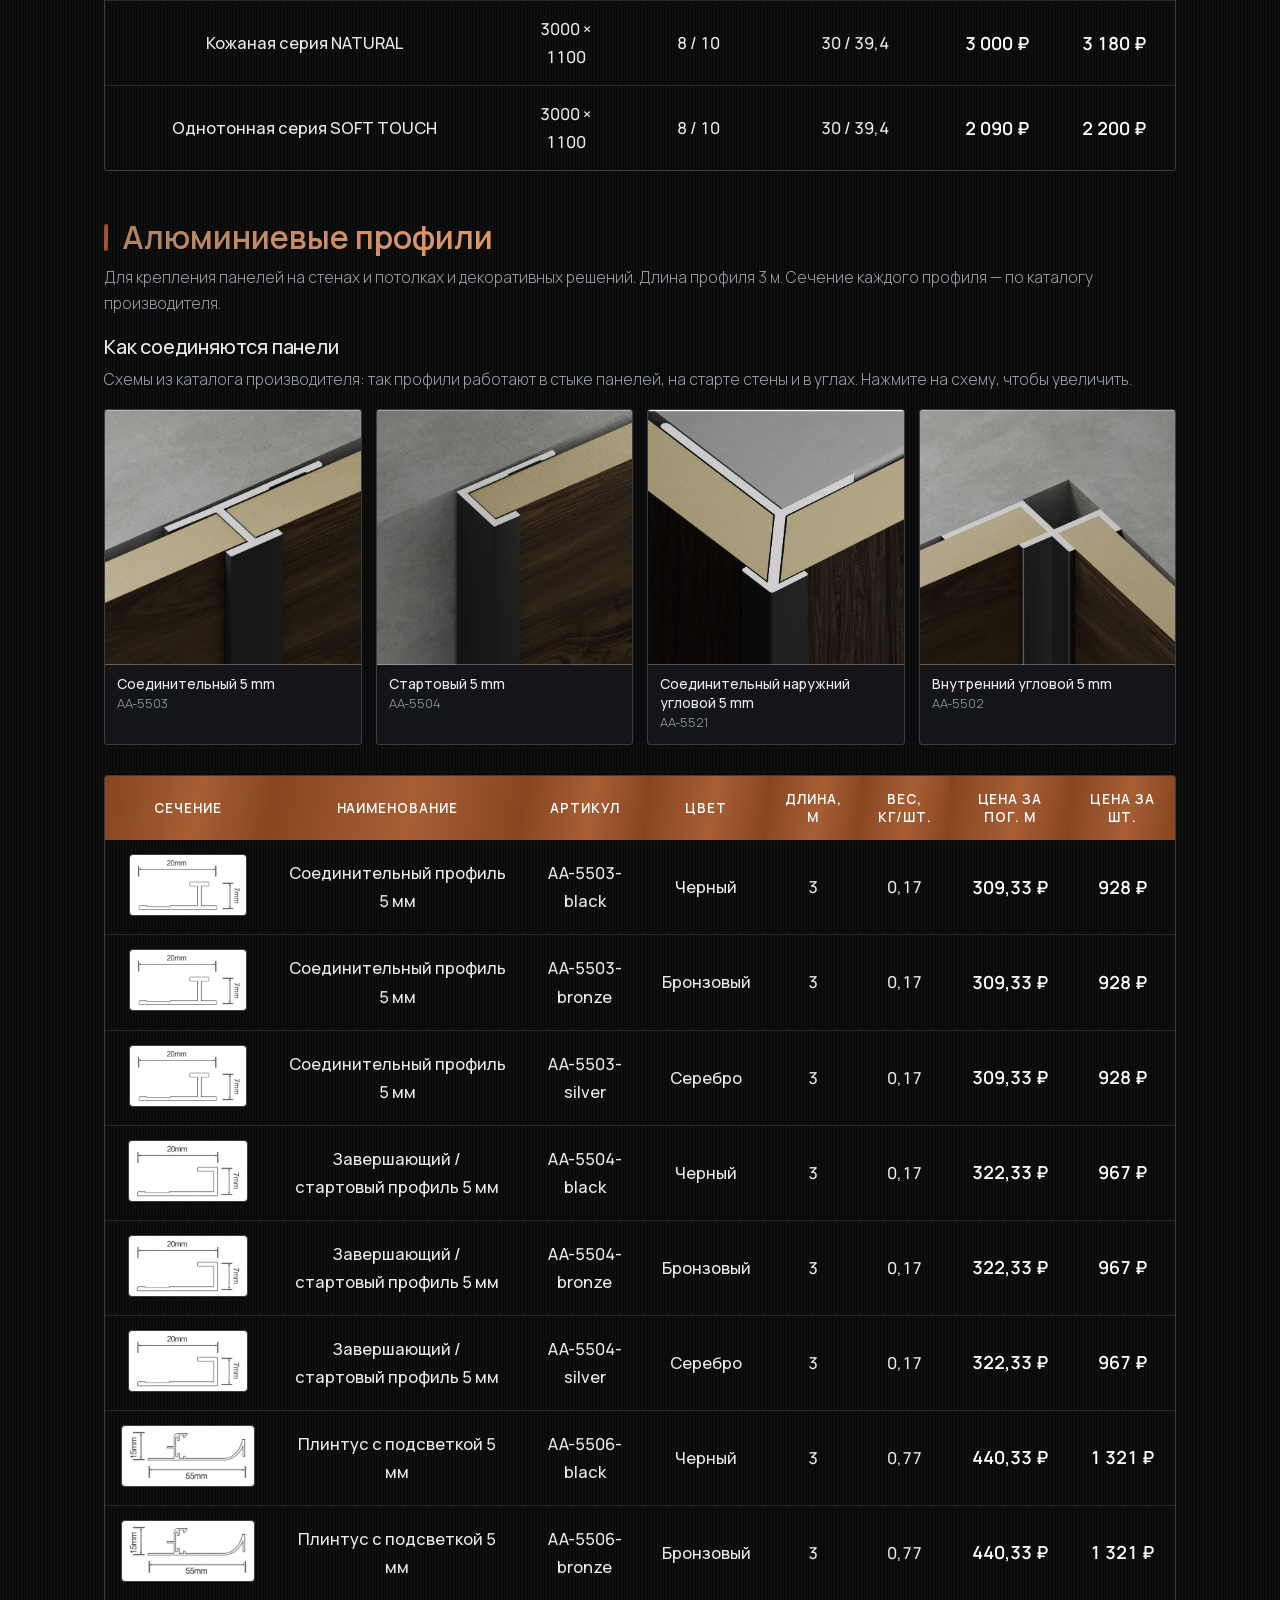
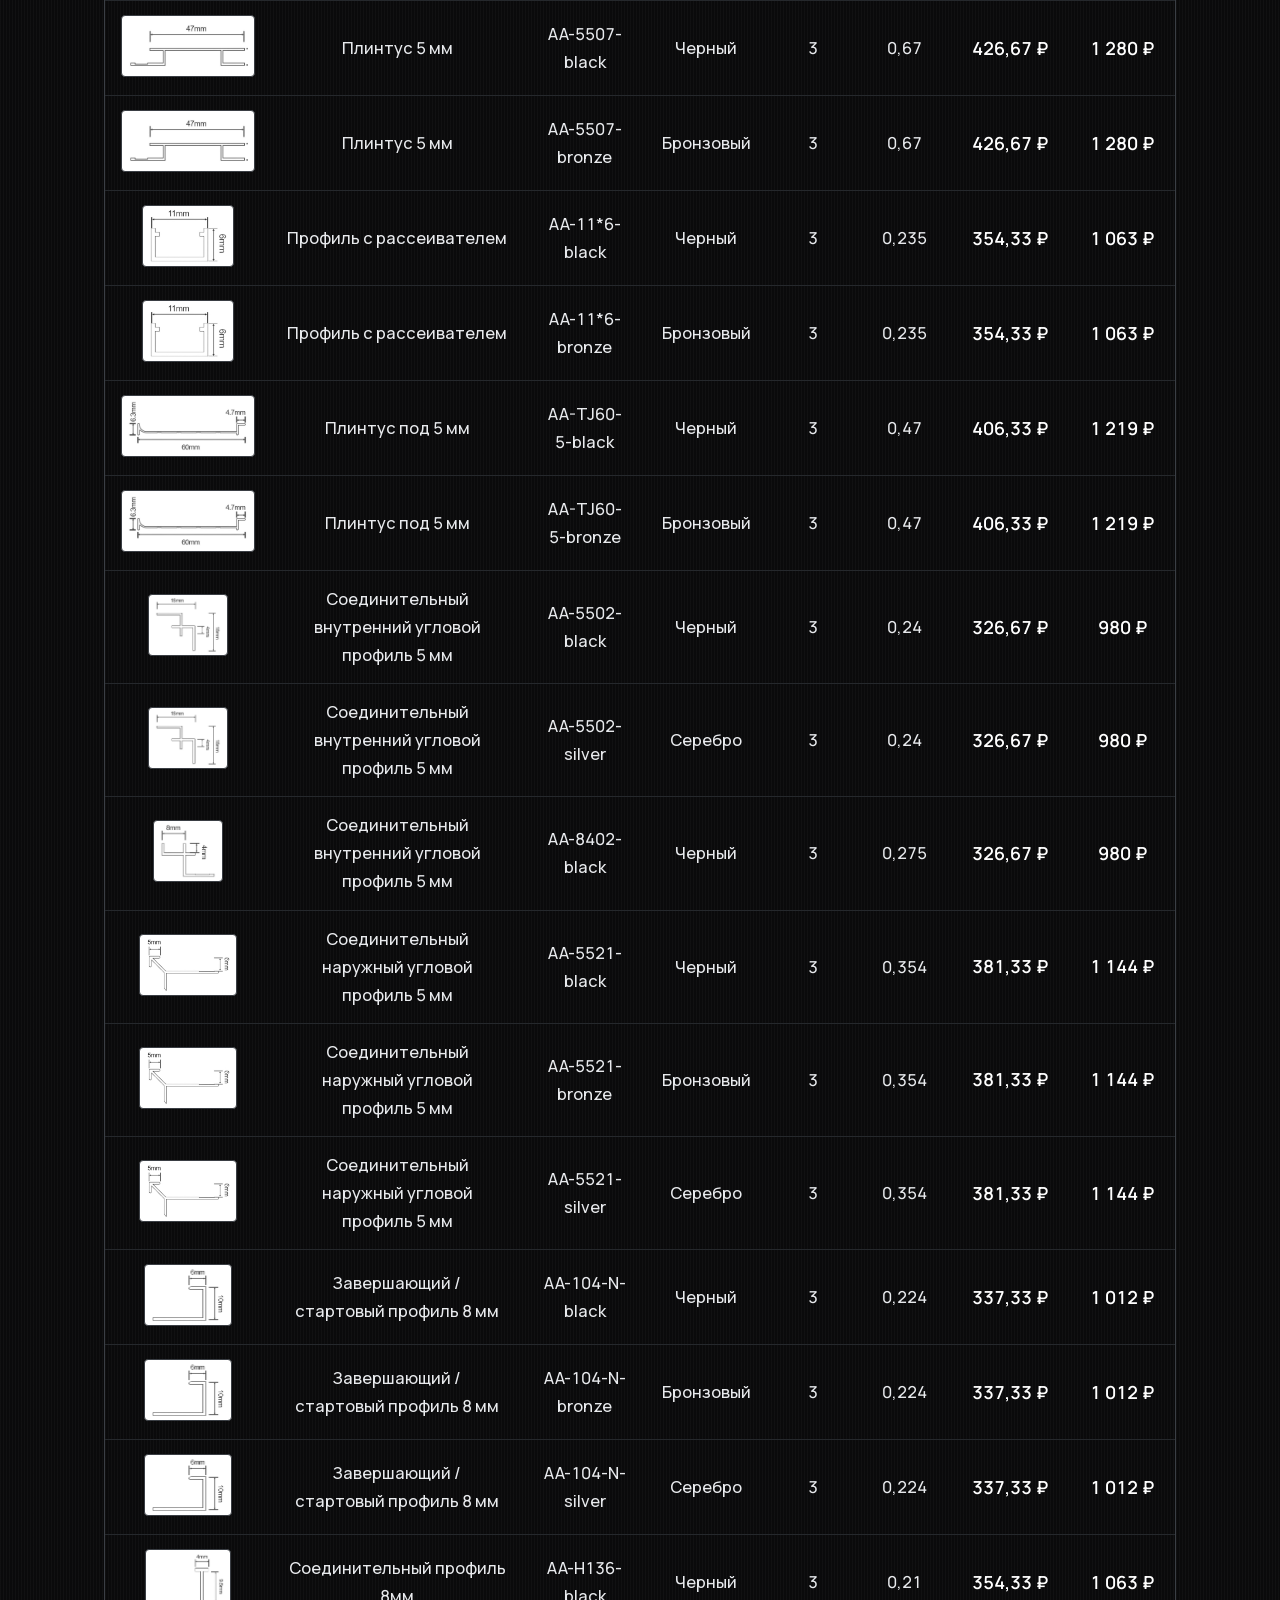
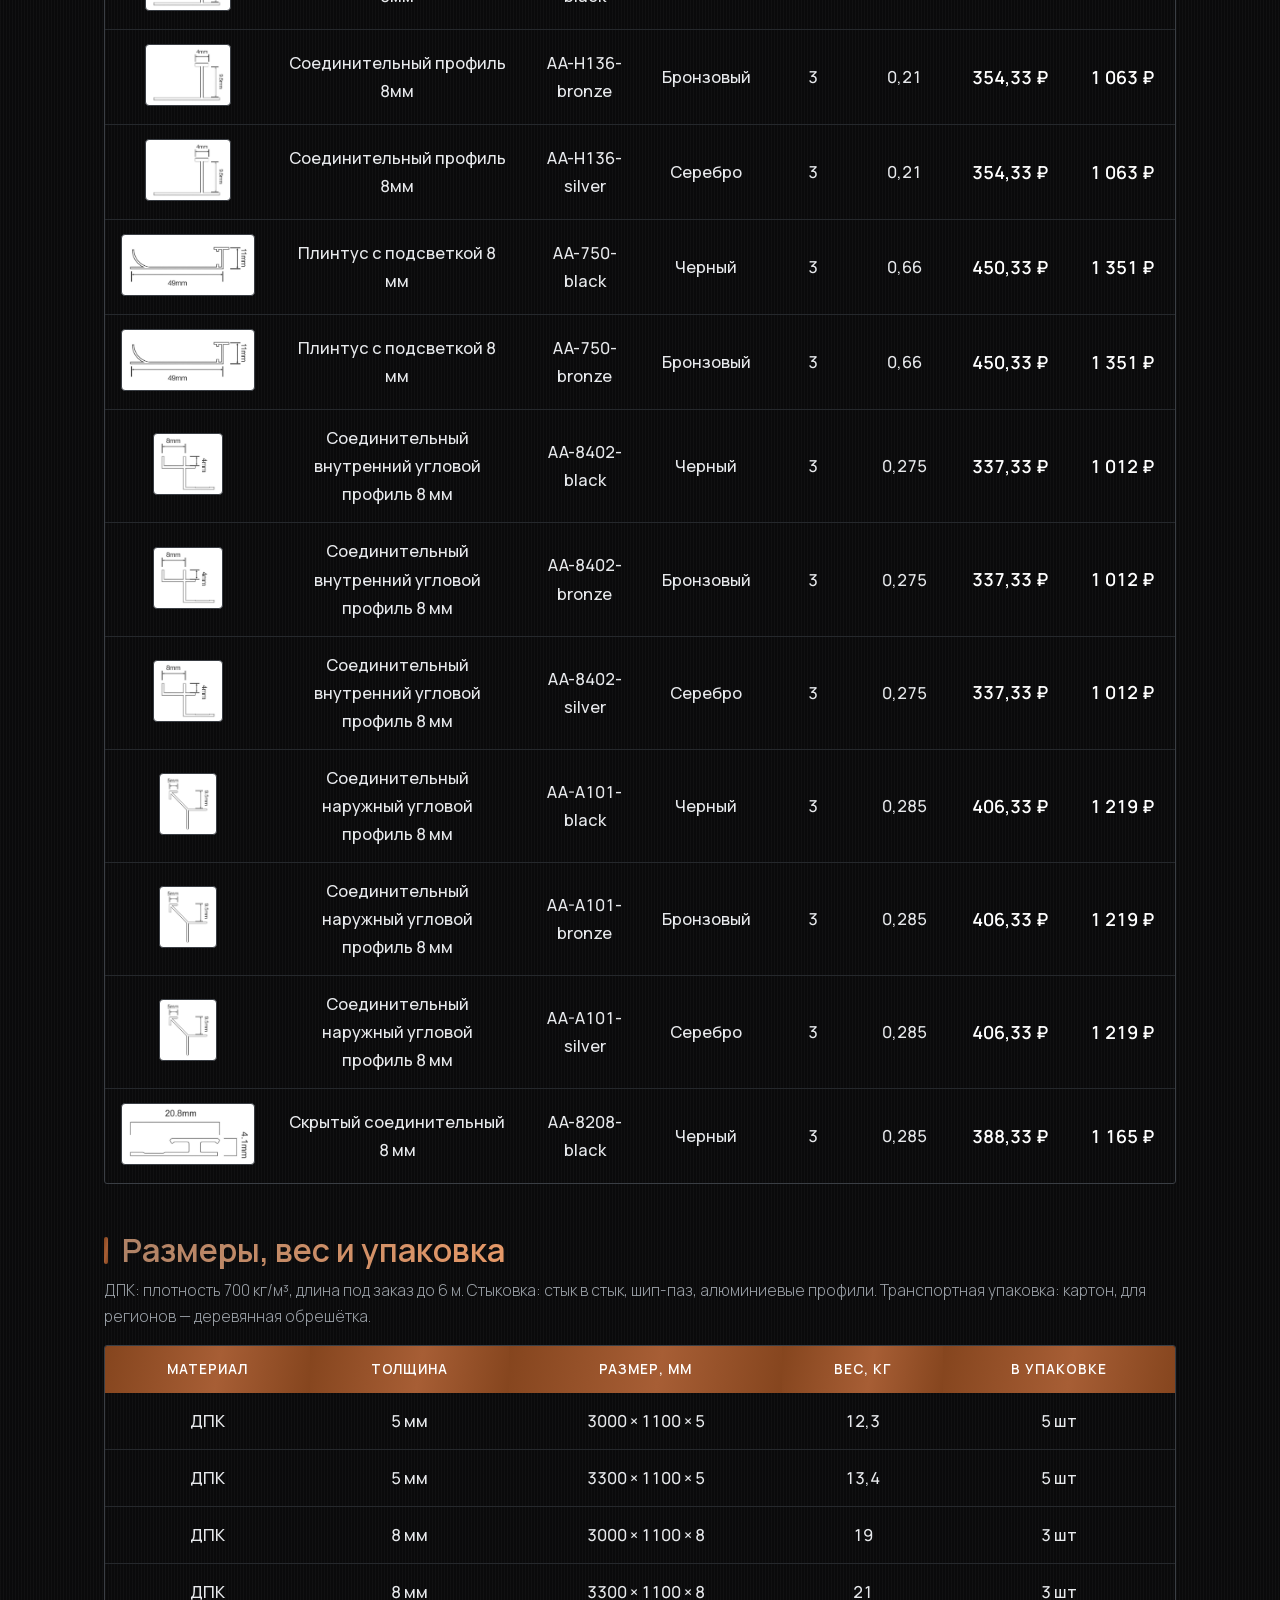
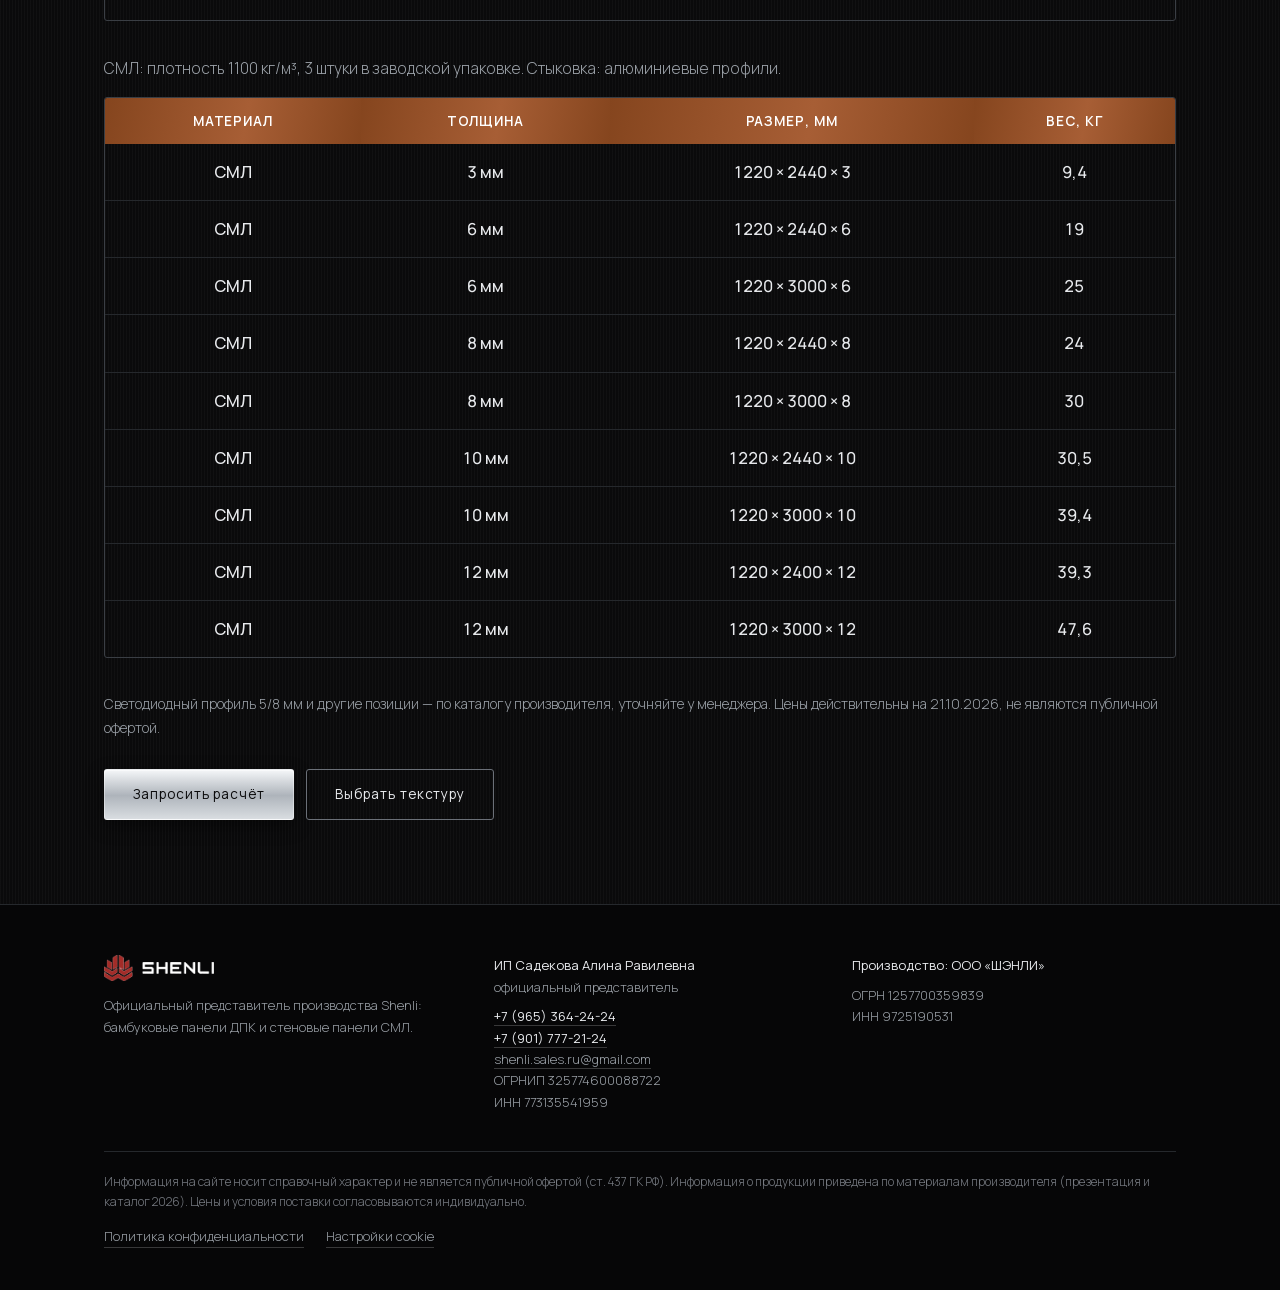
<file: price.html>
<!doctype html>
<html lang="ru"><head>
<meta charset="utf-8">
<meta name="viewport" content="width=device-width,initial-scale=1">
<title>Прайс — Shenli | Стеновые панели ДПК и СМЛ</title>
<meta name="description" content="Цены на стеновые панели Shenli ДПК и СМЛ и алюминиевые профили, размеры, вес и упаковка.">
<meta property="og:title" content="Прайс — Shenli | Стеновые панели ДПК и СМЛ">
<meta property="og:description" content="Цены на стеновые панели Shenli ДПК и СМЛ и алюминиевые профили, размеры, вес и упаковка.">
<link rel="icon" href="img/favicon.png">
<meta property="og:type" content="website">
<meta property="og:locale" content="ru_RU">
<meta property="og:site_name" content="Shenli">
<meta property="og:image" content="https://shenlirf.ru/img/og.jpg">
<meta property="og:image:width" content="1200">
<meta property="og:image:height" content="630">
<meta name="twitter:card" content="summary_large_image">
<meta property="og:url" content="https://shenlirf.ru/price.html">
<link rel="canonical" href="https://shenlirf.ru/price.html">
<link rel="preload" href="fonts/manrope-cyrillic.woff2" as="font" type="font/woff2" crossorigin>
<link rel="preload" href="fonts/manrope-latin.woff2" as="font" type="font/woff2" crossorigin>
<link rel="stylesheet" href="css/style.css">
</head><body class="v1">
<header class="top"><div class="wrap">
<a class="logo" href="index.html" aria-label="Shenli — на главную"><img src="img/logo.png" alt="SHENLI" width="118" height="28"></a>
<nav class="main"><a href="index.html">Главная</a><a href="catalog.html">Каталог</a><a href="price.html" class=on>Прайс</a><a href="certificates.html">Сертификаты и протоколы</a><a href="contacts.html">Контакты</a><a class="tel-m" href="tel:+79653642424">+7 (965) 364-24-24</a><a class="tel-m" href="tel:+79017772124">+7 (901) 777-21-24</a><a class="tel-m" href="mailto:shenli.sales.ru@gmail.com">shenli.sales.ru@gmail.com</a></nav>
<span class="tel"><a href="tel:+79653642424">+7 (965) 364-24-24</a> · <a href="tel:+79017772124">+7 (901) 777-21-24</a></span>
<button class="burger" aria-label="Меню"><span></span><span></span><span></span></button>
</div></header>
<main>

<div class="phead"><div class="wrap">
<div class="eyebrow">Прайс</div><h1>Прайс-лист</h1>
<p class="lead" style="margin-top:20px">Цены на стеновые панели ДПК и СМЛ и алюминиевые профили. Чем больше объём в месяц, тем ниже цена — подберём условия под ваш проект.</p>
<p class="muted" style="font-size:14px;margin-top:14px">Цены действительны на 21.10.2026, не являются публичной офертой.</p>
</div></div>
<section style="padding-top:10px"><div class="wrap pv" style="--pa:linear-gradient(100deg,#85451E,#A75E35 55%,#85451E);--pt:linear-gradient(100deg,#AC8166,#F19D68 45%,#B77B59 70%,#F19D68)">

<h2 class="ph">Панели ДПК 5 мм</h2>
<p class="muted">Цена за м². На узком экране таблицу можно прокрутить вправо.</p>
<div class="tw"><table class="pt"><thead><tr><th>Вид / серия</th><th>Размер, мм</th><th>Вес, кг</th><th>Стартовая цена по договору</th><th>Цена от 500 м²/месяц</th><th>Цена от 2000 м²/месяц</th></tr></thead><tbody><tr><td>Древесная серия STANDART</td><td class=nw>3000/3300 × 1100 × 5</td><td>12,3/13,4</td><td class=pr>2 400 ₽</td><td class=pr>1 900 ₽</td><td class=pr>1 650 ₽</td></tr><tr><td>Древесная серия NATURAL</td><td class=nw>3000/3300 × 1100 × 5</td><td>12,3/13,4</td><td class=pr>2 550 ₽</td><td class=pr>2 050 ₽</td><td class=pr>1 780 ₽</td></tr><tr><td>Металлическая серия (metal series)</td><td class=nw>3000/3300 × 1100 × 5</td><td>12,3/13,4</td><td class=pr>3 000 ₽</td><td class=pr>2 700 ₽</td><td class=pr>2 450 ₽</td></tr><tr><td>Каменная серия STANDART</td><td class=nw>3000/3300 × 1100 × 5</td><td>12,3/13,4</td><td class=pr>2 400 ₽</td><td class=pr>1 900 ₽</td><td class=pr>1 650 ₽</td></tr><tr><td>Тканевая серия STANDART</td><td class=nw>3000/3300 × 1100 × 5</td><td>12,3/13,4</td><td class=pr>2 400 ₽</td><td class=pr>1 900 ₽</td><td class=pr>1 650 ₽</td></tr><tr><td>Тканевая серия NATURAL</td><td class=nw>3000/3300 × 1100 × 5</td><td>12,3/13,4</td><td class=pr>2 750 ₽</td><td class=pr>2 400 ₽</td><td class=pr>2 150 ₽</td></tr><tr><td>Однотонная серия STANDART</td><td class=nw>3000/3300 × 1100 × 5</td><td>12,3/13,4</td><td class=pr>2 400 ₽</td><td class=pr>1 900 ₽</td><td class=pr>1 650 ₽</td></tr><tr><td>Однотонная серия NATURAL (под штукатурку)</td><td class=nw>3000/3300 × 1100 × 5</td><td>12,3/13,4</td><td class=pr>2 550 ₽</td><td class=pr>2 050 ₽</td><td class=pr>1 780 ₽</td></tr><tr><td>Кожаная серия STANDART</td><td class=nw>3000/3300 × 1100 × 5</td><td>12,3/13,4</td><td class=pr>3 070 ₽</td><td class=pr>2 720 ₽</td><td class=pr>2 500 ₽</td></tr><tr><td>Кожаная серия NATURAL</td><td class=nw>3000/3300 × 1100 × 5</td><td>12,3/13,4</td><td class=pr>3 220 ₽</td><td class=pr>2 870 ₽</td><td class=pr>2 650 ₽</td></tr><tr><td>Однотонная серия SOFT TOUCH</td><td class=nw>3000/3300 × 1100 × 5</td><td>12,3/13,4</td><td class=pr>2 550 ₽</td><td class=pr>2 050 ₽</td><td class=pr>1 780 ₽</td></tr></tbody></table></div>

<h2 class="ph">Панели ДПК 8 мм</h2>
<p class="muted">Цена за м².</p>
<div class="tw"><table class="pt"><thead><tr><th>Вид / серия</th><th>Размер, мм</th><th>Вес, кг</th><th>Стартовая цена по договору</th><th>Цена от 500 м²/месяц</th><th>Цена от 2000 м²/месяц</th></tr></thead><tbody><tr><td>Древесная серия STANDART</td><td class=nw>3000/3300 × 1100 × 8</td><td>19/21</td><td class=pr>2 550 ₽</td><td class=pr>2 150 ₽</td><td class=pr>1 880 ₽</td></tr><tr><td>Древесная серия NATURAL</td><td class=nw>3000/3300 × 1100 × 8</td><td>19/21</td><td class=pr>2 850 ₽</td><td class=pr>2 450 ₽</td><td class=pr>2 250 ₽</td></tr><tr><td>Металлическая серия (metal series)</td><td class=nw>3000/3300 × 1100 × 8</td><td>19/21</td><td class=pr>3 300 ₽</td><td class=pr>2 950 ₽</td><td class=pr>2 650 ₽</td></tr><tr><td>Каменная серия STANDART</td><td class=nw>3000/3300 × 1100 × 8</td><td>19/21</td><td class=pr>2 550 ₽</td><td class=pr>2 150 ₽</td><td class=pr>1 880 ₽</td></tr><tr><td>Тканевая серия STANDART</td><td class=nw>3000/3300 × 1100 × 8</td><td>19/21</td><td class=pr>2 550 ₽</td><td class=pr>2 150 ₽</td><td class=pr>1 880 ₽</td></tr><tr><td>Тканевая серия NATURAL</td><td class=nw>3000/3300 × 1100 × 8</td><td>19/21</td><td class=pr>3 050 ₽</td><td class=pr>2 700 ₽</td><td class=pr>2 400 ₽</td></tr><tr><td>Однотонная серия STANDART</td><td class=nw>3000/3300 × 1100 × 8</td><td>19/21</td><td class=pr>2 550 ₽</td><td class=pr>2 150 ₽</td><td class=pr>1 880 ₽</td></tr><tr><td>Однотонная серия NATURAL (под штукатурку)</td><td class=nw>3000/3300 × 1100 × 8</td><td>19/21</td><td class=pr>2 850 ₽</td><td class=pr>2 450 ₽</td><td class=pr>2 250 ₽</td></tr><tr><td>Кожаная серия STANDART</td><td class=nw>3000/3300 × 1100 × 8</td><td>19/21</td><td class=pr>3 370 ₽</td><td class=pr>3 100 ₽</td><td class=pr>2 850 ₽</td></tr><tr><td>Кожаная серия NATURAL</td><td class=nw>3000/3300 × 1100 × 8</td><td>19/21</td><td class=pr>3 520 ₽</td><td class=pr>3 250 ₽</td><td class=pr>3 000 ₽</td></tr><tr><td>Однотонная серия SOFT TOUCH</td><td class=nw>3000/3300 × 1100 × 8</td><td>19/21</td><td class=pr>2 650 ₽</td><td class=pr>2 250 ₽</td><td class=pr>2 050 ₽</td></tr></tbody></table></div>

<h2 class="ph">Панели СМЛ</h2>
<p class="muted">Цена за м² для толщины 8 и 10 мм.</p>
<div class="tw"><table class="pt"><thead><tr><th>Вид / серия</th><th>Размер, мм</th><th>Толщина, мм</th><th>Вес, кг (8 / 10 мм)</th><th>Цена 8 мм</th><th>Цена 10 мм</th></tr></thead><tbody><tr><td>Древесная серия STANDART</td><td>3000 × 1100</td><td>8 / 10</td><td>30 / 39,4</td><td class=pr>1 670 ₽</td><td class=pr>1 780 ₽</td></tr><tr><td>Древесная серия NATURAL</td><td>3000 × 1100</td><td>8 / 10</td><td>30 / 39,4</td><td class=pr>1 685 ₽</td><td class=pr>1 795 ₽</td></tr><tr><td>Металлическая серия (metal series)</td><td>3000 × 1100</td><td>8 / 10</td><td>30 / 39,4</td><td class=pr>2 850 ₽</td><td class=pr>2 950 ₽</td></tr><tr><td>Каменная серия STANDART</td><td>3000 × 1100</td><td>8 / 10</td><td>30 / 39,4</td><td class=pr>2 090 ₽</td><td class=pr>2 200 ₽</td></tr><tr><td>Тканевая серия STANDART</td><td>3000 × 1100</td><td>8 / 10</td><td>30 / 39,4</td><td class=pr>1 670 ₽</td><td class=pr>1 780 ₽</td></tr><tr><td>Тканевая серия NATURAL</td><td>3000 × 1100</td><td>8 / 10</td><td>30 / 39,4</td><td class=pr>2 400 ₽</td><td class=pr>2 490 ₽</td></tr><tr><td>Однотонная серия STANDART</td><td>3000 × 1100</td><td>8 / 10</td><td>30 / 39,4</td><td class=pr>1 670 ₽</td><td class=pr>1 780 ₽</td></tr><tr><td>Однотонная серия NATURAL (под штукатурку)</td><td>3000 × 1100</td><td>8 / 10</td><td>30 / 39,4</td><td class=pr>2 110 ₽</td><td class=pr>2 220 ₽</td></tr><tr><td>Кожаная серия STANDART</td><td>3000 × 1100</td><td>8 / 10</td><td>30 / 39,4</td><td class=pr>3 000 ₽</td><td class=pr>3 090 ₽</td></tr><tr><td>Кожаная серия NATURAL</td><td>3000 × 1100</td><td>8 / 10</td><td>30 / 39,4</td><td class=pr>3 000 ₽</td><td class=pr>3 180 ₽</td></tr><tr><td>Однотонная серия SOFT TOUCH</td><td>3000 × 1100</td><td>8 / 10</td><td>30 / 39,4</td><td class=pr>2 090 ₽</td><td class=pr>2 200 ₽</td></tr></tbody></table></div>

<h2 class="ph">Алюминиевые профили</h2>
<p class="muted">Для крепления панелей на стенах и потолках и декоративных решений. Длина профиля 3 м. Сечение каждого профиля — по каталогу производителя.</p>
<div class="join"><h3>Как соединяются панели</h3><p class="muted">Схемы из каталога производителя: так профили работают в стыке панелей, на старте стены и в углах. Нажмите на схему, чтобы увеличить.</p><div class="jgrid"><figure data-zoom="img/prof/aa-5503-p.jpg"><img src="img/prof/aa-5503-p.jpg" alt="Схема соединения: Соединительный 5 mm" loading="lazy" width="760" height="760"><figcaption><b>Соединительный 5 mm</b><span>AA-5503</span></figcaption></figure><figure data-zoom="img/prof/aa-5504-p.jpg"><img src="img/prof/aa-5504-p.jpg" alt="Схема соединения: Стартовый 5 mm" loading="lazy" width="760" height="760"><figcaption><b>Стартовый 5 mm</b><span>AA-5504</span></figcaption></figure><figure data-zoom="img/prof/aa-5521-p.jpg"><img src="img/prof/aa-5521-p.jpg" alt="Схема соединения: Соединительный наружний угловой 5 mm" loading="lazy" width="760" height="760"><figcaption><b>Соединительный наружний угловой 5 mm</b><span>AA-5521</span></figcaption></figure><figure data-zoom="img/prof/aa-5502-p.jpg"><img src="img/prof/aa-5502-p.jpg" alt="Схема соединения: Внутренний угловой 5 mm" loading="lazy" width="760" height="760"><figcaption><b>Внутренний угловой 5 mm</b><span>AA-5502</span></figcaption></figure></div></div>
<div class="tw"><table class="pt"><thead><tr><th>Сечение</th><th>Наименование</th><th>Артикул</th><th>Цвет</th><th>Длина, м</th><th>Вес, кг/шт.</th><th>Цена за пог. м</th><th>Цена за шт.</th></tr></thead><tbody><tr><td><button type="button" class="pthumb" data-zoom="img/prof/aa-5503-s.jpg" aria-label="Увеличить сечение профиля AA-5503-black"><img src="img/prof/aa-5503-s.jpg" alt="Сечение профиля AA-5503-black" loading="lazy" width="105" height="54"></button></td><td>Соединительный профиль 5 мм</td><td>AA-5503-black</td><td>Черный</td><td>3</td><td>0,17</td><td class=pr>309,33 ₽</td><td class=pr>928 ₽</td></tr><tr><td><button type="button" class="pthumb" data-zoom="img/prof/aa-5503-s.jpg" aria-label="Увеличить сечение профиля AA-5503-bronze"><img src="img/prof/aa-5503-s.jpg" alt="Сечение профиля AA-5503-bronze" loading="lazy" width="105" height="54"></button></td><td>Соединительный профиль 5 мм</td><td>AA-5503-bronze</td><td>Бронзовый</td><td>3</td><td>0,17</td><td class=pr>309,33 ₽</td><td class=pr>928 ₽</td></tr><tr><td><button type="button" class="pthumb" data-zoom="img/prof/aa-5503-s.jpg" aria-label="Увеличить сечение профиля AA-5503-silver"><img src="img/prof/aa-5503-s.jpg" alt="Сечение профиля AA-5503-silver" loading="lazy" width="105" height="54"></button></td><td>Соединительный профиль 5 мм</td><td>AA-5503-silver</td><td>Серебро</td><td>3</td><td>0,17</td><td class=pr>309,33 ₽</td><td class=pr>928 ₽</td></tr><tr><td><button type="button" class="pthumb" data-zoom="img/prof/aa-5504-s.jpg" aria-label="Увеличить сечение профиля AA-5504-black"><img src="img/prof/aa-5504-s.jpg" alt="Сечение профиля AA-5504-black" loading="lazy" width="107" height="54"></button></td><td>Завершающий / стартовый профиль 5 мм</td><td>AA-5504-black</td><td>Черный</td><td>3</td><td>0,17</td><td class=pr>322,33 ₽</td><td class=pr>967 ₽</td></tr><tr><td><button type="button" class="pthumb" data-zoom="img/prof/aa-5504-s.jpg" aria-label="Увеличить сечение профиля AA-5504-bronze"><img src="img/prof/aa-5504-s.jpg" alt="Сечение профиля AA-5504-bronze" loading="lazy" width="107" height="54"></button></td><td>Завершающий / стартовый профиль 5 мм</td><td>AA-5504-bronze</td><td>Бронзовый</td><td>3</td><td>0,17</td><td class=pr>322,33 ₽</td><td class=pr>967 ₽</td></tr><tr><td><button type="button" class="pthumb" data-zoom="img/prof/aa-5504-s.jpg" aria-label="Увеличить сечение профиля AA-5504-silver"><img src="img/prof/aa-5504-s.jpg" alt="Сечение профиля AA-5504-silver" loading="lazy" width="107" height="54"></button></td><td>Завершающий / стартовый профиль 5 мм</td><td>AA-5504-silver</td><td>Серебро</td><td>3</td><td>0,17</td><td class=pr>322,33 ₽</td><td class=pr>967 ₽</td></tr><tr><td><button type="button" class="pthumb" data-zoom="img/prof/aa-5506-s.jpg" aria-label="Увеличить сечение профиля AA-5506-black"><img src="img/prof/aa-5506-s.jpg" alt="Сечение профиля AA-5506-black" loading="lazy" width="126" height="54"></button></td><td>Плинтус с подсветкой 5 мм</td><td>AA-5506-black</td><td>Черный</td><td>3</td><td>0,77</td><td class=pr>440,33 ₽</td><td class=pr>1 321 ₽</td></tr><tr><td><button type="button" class="pthumb" data-zoom="img/prof/aa-5506-s.jpg" aria-label="Увеличить сечение профиля AA-5506-bronze"><img src="img/prof/aa-5506-s.jpg" alt="Сечение профиля AA-5506-bronze" loading="lazy" width="126" height="54"></button></td><td>Плинтус с подсветкой 5 мм</td><td>AA-5506-bronze</td><td>Бронзовый</td><td>3</td><td>0,77</td><td class=pr>440,33 ₽</td><td class=pr>1 321 ₽</td></tr><tr><td><button type="button" class="pthumb" data-zoom="img/prof/aa-5507-s.jpg" aria-label="Увеличить сечение профиля AA-5507-black"><img src="img/prof/aa-5507-s.jpg" alt="Сечение профиля AA-5507-black" loading="lazy" width="144" height="54"></button></td><td>Плинтус 5 мм</td><td>AA-5507-black</td><td>Черный</td><td>3</td><td>0,67</td><td class=pr>426,67 ₽</td><td class=pr>1 280 ₽</td></tr><tr><td><button type="button" class="pthumb" data-zoom="img/prof/aa-5507-s.jpg" aria-label="Увеличить сечение профиля AA-5507-bronze"><img src="img/prof/aa-5507-s.jpg" alt="Сечение профиля AA-5507-bronze" loading="lazy" width="144" height="54"></button></td><td>Плинтус 5 мм</td><td>AA-5507-bronze</td><td>Бронзовый</td><td>3</td><td>0,67</td><td class=pr>426,67 ₽</td><td class=pr>1 280 ₽</td></tr><tr><td><button type="button" class="pthumb" data-zoom="img/prof/aa-11x6-s.jpg" aria-label="Увеличить сечение профиля AA-11*6-black"><img src="img/prof/aa-11x6-s.jpg" alt="Сечение профиля AA-11*6-black" loading="lazy" width="79" height="54"></button></td><td>Профиль с рассеивателем</td><td>AA-11*6-black</td><td>Черный</td><td>3</td><td>0,235</td><td class=pr>354,33 ₽</td><td class=pr>1 063 ₽</td></tr><tr><td><button type="button" class="pthumb" data-zoom="img/prof/aa-11x6-s.jpg" aria-label="Увеличить сечение профиля AA-11*6-bronze"><img src="img/prof/aa-11x6-s.jpg" alt="Сечение профиля AA-11*6-bronze" loading="lazy" width="79" height="54"></button></td><td>Профиль с рассеивателем</td><td>AA-11*6-bronze</td><td>Бронзовый</td><td>3</td><td>0,235</td><td class=pr>354,33 ₽</td><td class=pr>1 063 ₽</td></tr><tr><td><button type="button" class="pthumb" data-zoom="img/prof/aa-tj60-5-s.jpg" aria-label="Увеличить сечение профиля AA-TJ60-5-black"><img src="img/prof/aa-tj60-5-s.jpg" alt="Сечение профиля AA-TJ60-5-black" loading="lazy" width="129" height="54"></button></td><td>Плинтус под 5 мм</td><td>AA-TJ60-5-black</td><td>Черный</td><td>3</td><td>0,47</td><td class=pr>406,33 ₽</td><td class=pr>1 219 ₽</td></tr><tr><td><button type="button" class="pthumb" data-zoom="img/prof/aa-tj60-5-s.jpg" aria-label="Увеличить сечение профиля AA-TJ60-5-bronze"><img src="img/prof/aa-tj60-5-s.jpg" alt="Сечение профиля AA-TJ60-5-bronze" loading="lazy" width="129" height="54"></button></td><td>Плинтус под 5 мм</td><td>AA-TJ60-5-bronze</td><td>Бронзовый</td><td>3</td><td>0,47</td><td class=pr>406,33 ₽</td><td class=pr>1 219 ₽</td></tr><tr><td><button type="button" class="pthumb" data-zoom="img/prof/aa-5502-s.jpg" aria-label="Увеличить сечение профиля AA-5502-black"><img src="img/prof/aa-5502-s.jpg" alt="Сечение профиля AA-5502-black" loading="lazy" width="65" height="54"></button></td><td>Соединительный внутренний угловой профиль 5 мм</td><td>AA-5502-black</td><td>Черный</td><td>3</td><td>0,24</td><td class=pr>326,67 ₽</td><td class=pr>980 ₽</td></tr><tr><td><button type="button" class="pthumb" data-zoom="img/prof/aa-5502-s.jpg" aria-label="Увеличить сечение профиля AA-5502-silver"><img src="img/prof/aa-5502-s.jpg" alt="Сечение профиля AA-5502-silver" loading="lazy" width="65" height="54"></button></td><td>Соединительный внутренний угловой профиль 5 мм</td><td>AA-5502-silver</td><td>Серебро</td><td>3</td><td>0,24</td><td class=pr>326,67 ₽</td><td class=pr>980 ₽</td></tr><tr><td><button type="button" class="pthumb" data-zoom="img/prof/aa-8402-s.jpg" aria-label="Увеличить сечение профиля AA-8402-black"><img src="img/prof/aa-8402-s.jpg" alt="Сечение профиля AA-8402-black" loading="lazy" width="55" height="54"></button></td><td>Соединительный внутренний угловой профиль 5 мм</td><td>AA-8402-black</td><td>Черный</td><td>3</td><td>0,275</td><td class=pr>326,67 ₽</td><td class=pr>980 ₽</td></tr><tr><td><button type="button" class="pthumb" data-zoom="img/prof/aa-5521-s.jpg" aria-label="Увеличить сечение профиля AA-5521-black"><img src="img/prof/aa-5521-s.jpg" alt="Сечение профиля AA-5521-black" loading="lazy" width="85" height="54"></button></td><td>Соединительный наружный угловой профиль 5 мм</td><td>AA-5521-black</td><td>Черный</td><td>3</td><td>0,354</td><td class=pr>381,33 ₽</td><td class=pr>1 144 ₽</td></tr><tr><td><button type="button" class="pthumb" data-zoom="img/prof/aa-5521-s.jpg" aria-label="Увеличить сечение профиля AA-5521-bronze"><img src="img/prof/aa-5521-s.jpg" alt="Сечение профиля AA-5521-bronze" loading="lazy" width="85" height="54"></button></td><td>Соединительный наружный угловой профиль 5 мм</td><td>AA-5521-bronze</td><td>Бронзовый</td><td>3</td><td>0,354</td><td class=pr>381,33 ₽</td><td class=pr>1 144 ₽</td></tr><tr><td><button type="button" class="pthumb" data-zoom="img/prof/aa-5521-s.jpg" aria-label="Увеличить сечение профиля AA-5521-silver"><img src="img/prof/aa-5521-s.jpg" alt="Сечение профиля AA-5521-silver" loading="lazy" width="85" height="54"></button></td><td>Соединительный наружный угловой профиль 5 мм</td><td>AA-5521-silver</td><td>Серебро</td><td>3</td><td>0,354</td><td class=pr>381,33 ₽</td><td class=pr>1 144 ₽</td></tr><tr><td><button type="button" class="pthumb" data-zoom="img/prof/aa-104n-s.jpg" aria-label="Увеличить сечение профиля AA-104-N-black"><img src="img/prof/aa-104n-s.jpg" alt="Сечение профиля AA-104-N-black" loading="lazy" width="75" height="54"></button></td><td>Завершающий / стартовый профиль 8 мм</td><td>AA-104-N-black</td><td>Черный</td><td>3</td><td>0,224</td><td class=pr>337,33 ₽</td><td class=pr>1 012 ₽</td></tr><tr><td><button type="button" class="pthumb" data-zoom="img/prof/aa-104n-s.jpg" aria-label="Увеличить сечение профиля AA-104-N-bronze"><img src="img/prof/aa-104n-s.jpg" alt="Сечение профиля AA-104-N-bronze" loading="lazy" width="75" height="54"></button></td><td>Завершающий / стартовый профиль 8 мм</td><td>AA-104-N-bronze</td><td>Бронзовый</td><td>3</td><td>0,224</td><td class=pr>337,33 ₽</td><td class=pr>1 012 ₽</td></tr><tr><td><button type="button" class="pthumb" data-zoom="img/prof/aa-104n-s.jpg" aria-label="Увеличить сечение профиля AA-104-N-silver"><img src="img/prof/aa-104n-s.jpg" alt="Сечение профиля AA-104-N-silver" loading="lazy" width="75" height="54"></button></td><td>Завершающий / стартовый профиль 8 мм</td><td>AA-104-N-silver</td><td>Серебро</td><td>3</td><td>0,224</td><td class=pr>337,33 ₽</td><td class=pr>1 012 ₽</td></tr><tr><td><button type="button" class="pthumb" data-zoom="img/prof/aa-h136-s.jpg" aria-label="Увеличить сечение профиля AA-Н136-black"><img src="img/prof/aa-h136-s.jpg" alt="Сечение профиля AA-Н136-black" loading="lazy" width="72" height="54"></button></td><td>Соединительный профиль  8мм</td><td>AA-Н136-black</td><td>Черный</td><td>3</td><td>0,21</td><td class=pr>354,33 ₽</td><td class=pr>1 063 ₽</td></tr><tr><td><button type="button" class="pthumb" data-zoom="img/prof/aa-h136-s.jpg" aria-label="Увеличить сечение профиля AA-Н136-bronze"><img src="img/prof/aa-h136-s.jpg" alt="Сечение профиля AA-Н136-bronze" loading="lazy" width="72" height="54"></button></td><td>Соединительный профиль  8мм</td><td>AA-Н136-bronze</td><td>Бронзовый</td><td>3</td><td>0,21</td><td class=pr>354,33 ₽</td><td class=pr>1 063 ₽</td></tr><tr><td><button type="button" class="pthumb" data-zoom="img/prof/aa-h136-s.jpg" aria-label="Увеличить сечение профиля AA-Н136-silver"><img src="img/prof/aa-h136-s.jpg" alt="Сечение профиля AA-Н136-silver" loading="lazy" width="72" height="54"></button></td><td>Соединительный профиль  8мм</td><td>AA-Н136-silver</td><td>Серебро</td><td>3</td><td>0,21</td><td class=pr>354,33 ₽</td><td class=pr>1 063 ₽</td></tr><tr><td><button type="button" class="pthumb" data-zoom="img/prof/aa-750-s.jpg" aria-label="Увеличить сечение профиля AA-750-black"><img src="img/prof/aa-750-s.jpg" alt="Сечение профиля AA-750-black" loading="lazy" width="159" height="54"></button></td><td>Плинтус с подсветкой 8 мм</td><td>AA-750-black</td><td>Черный</td><td>3</td><td>0,66</td><td class=pr>450,33 ₽</td><td class=pr>1 351 ₽</td></tr><tr><td><button type="button" class="pthumb" data-zoom="img/prof/aa-750-s.jpg" aria-label="Увеличить сечение профиля AA-750-bronze"><img src="img/prof/aa-750-s.jpg" alt="Сечение профиля AA-750-bronze" loading="lazy" width="159" height="54"></button></td><td>Плинтус с подсветкой 8 мм</td><td>AA-750-bronze</td><td>Бронзовый</td><td>3</td><td>0,66</td><td class=pr>450,33 ₽</td><td class=pr>1 351 ₽</td></tr><tr><td><button type="button" class="pthumb" data-zoom="img/prof/aa-8402-s.jpg" aria-label="Увеличить сечение профиля AA-8402-black"><img src="img/prof/aa-8402-s.jpg" alt="Сечение профиля AA-8402-black" loading="lazy" width="55" height="54"></button></td><td>Соединительный внутренний угловой профиль 8 мм</td><td>AA-8402-black</td><td>Черный</td><td>3</td><td>0,275</td><td class=pr>337,33 ₽</td><td class=pr>1 012 ₽</td></tr><tr><td><button type="button" class="pthumb" data-zoom="img/prof/aa-8402-s.jpg" aria-label="Увеличить сечение профиля AA-8402-bronze"><img src="img/prof/aa-8402-s.jpg" alt="Сечение профиля AA-8402-bronze" loading="lazy" width="55" height="54"></button></td><td>Соединительный внутренний угловой профиль 8 мм</td><td>AA-8402-bronze</td><td>Бронзовый</td><td>3</td><td>0,275</td><td class=pr>337,33 ₽</td><td class=pr>1 012 ₽</td></tr><tr><td><button type="button" class="pthumb" data-zoom="img/prof/aa-8402-s.jpg" aria-label="Увеличить сечение профиля AA-8402-silver"><img src="img/prof/aa-8402-s.jpg" alt="Сечение профиля AA-8402-silver" loading="lazy" width="55" height="54"></button></td><td>Соединительный внутренний угловой профиль 8 мм</td><td>AA-8402-silver</td><td>Серебро</td><td>3</td><td>0,275</td><td class=pr>337,33 ₽</td><td class=pr>1 012 ₽</td></tr><tr><td><button type="button" class="pthumb" data-zoom="img/prof/aa-a101-s.jpg" aria-label="Увеличить сечение профиля AA-A101-black"><img src="img/prof/aa-a101-s.jpg" alt="Сечение профиля AA-A101-black" loading="lazy" width="45" height="54"></button></td><td>Соединительный наружный угловой профиль 8 мм</td><td>AA-A101-black</td><td>Черный</td><td>3</td><td>0,285</td><td class=pr>406,33 ₽</td><td class=pr>1 219 ₽</td></tr><tr><td><button type="button" class="pthumb" data-zoom="img/prof/aa-a101-s.jpg" aria-label="Увеличить сечение профиля AA-A101-bronze"><img src="img/prof/aa-a101-s.jpg" alt="Сечение профиля AA-A101-bronze" loading="lazy" width="45" height="54"></button></td><td>Соединительный наружный угловой профиль 8 мм</td><td>AA-A101-bronze</td><td>Бронзовый</td><td>3</td><td>0,285</td><td class=pr>406,33 ₽</td><td class=pr>1 219 ₽</td></tr><tr><td><button type="button" class="pthumb" data-zoom="img/prof/aa-a101-s.jpg" aria-label="Увеличить сечение профиля AA-A101-silver"><img src="img/prof/aa-a101-s.jpg" alt="Сечение профиля AA-A101-silver" loading="lazy" width="45" height="54"></button></td><td>Соединительный наружный угловой профиль 8 мм</td><td>AA-A101-silver</td><td>Серебро</td><td>3</td><td>0,285</td><td class=pr>406,33 ₽</td><td class=pr>1 219 ₽</td></tr><tr><td><button type="button" class="pthumb" data-zoom="img/prof/aa-8208-s.jpg" aria-label="Увеличить сечение профиля AA-8208-black"><img src="img/prof/aa-8208-s.jpg" alt="Сечение профиля AA-8208-black" loading="lazy" width="124" height="54"></button></td><td>Скрытый соединительный 8 мм</td><td>AA-8208-black</td><td>Черный</td><td>3</td><td>0,285</td><td class=pr>388,33 ₽</td><td class=pr>1 165 ₽</td></tr></tbody></table></div>

<h2 class="ph">Размеры, вес и упаковка</h2>
<p class="muted">ДПК: плотность 700 кг/м³, длина под заказ до 6 м. Стыковка: стык в стык, шип-паз, алюминиевые профили. Транспортная упаковка: картон, для регионов — деревянная обрешётка.</p>
<div class="tw"><table class="pt"><thead><tr><th>Материал</th><th>Толщина</th><th>Размер, мм</th><th>Вес, кг</th><th>В упаковке</th></tr></thead><tbody><tr><td>ДПК</td><td>5 мм</td><td>3000 × 1100 × 5</td><td>12,3</td><td>5 шт</td></tr><tr><td>ДПК</td><td>5 мм</td><td>3300 × 1100 × 5</td><td>13,4</td><td>5 шт</td></tr><tr><td>ДПК</td><td>8 мм</td><td>3000 × 1100 × 8</td><td>19</td><td>3 шт</td></tr><tr><td>ДПК</td><td>8 мм</td><td>3300 × 1100 × 8</td><td>21</td><td>3 шт</td></tr></tbody></table></div>
<p class="muted">СМЛ: плотность 1100 кг/м³, 3 штуки в заводской упаковке. Стыковка: алюминиевые профили.</p>
<div class="tw"><table class="pt"><thead><tr><th>Материал</th><th>Толщина</th><th>Размер, мм</th><th>Вес, кг</th></tr></thead><tbody><tr><td>СМЛ</td><td>3 мм</td><td>1220 × 2440 × 3</td><td>9,4</td></tr><tr><td>СМЛ</td><td>6 мм</td><td>1220 × 2440 × 6</td><td>19</td></tr><tr><td>СМЛ</td><td>6 мм</td><td>1220 × 3000 × 6</td><td>25</td></tr><tr><td>СМЛ</td><td>8 мм</td><td>1220 × 2440 × 8</td><td>24</td></tr><tr><td>СМЛ</td><td>8 мм</td><td>1220 × 3000 × 8</td><td>30</td></tr><tr><td>СМЛ</td><td>10 мм</td><td>1220 × 2440 × 10</td><td>30,5</td></tr><tr><td>СМЛ</td><td>10 мм</td><td>1220 × 3000 × 10</td><td>39,4</td></tr><tr><td>СМЛ</td><td>12 мм</td><td>1220 × 2400 × 12</td><td>39,3</td></tr><tr><td>СМЛ</td><td>12 мм</td><td>1220 × 3000 × 12</td><td>47,6</td></tr></tbody></table></div>
<p class="muted" style="font-size:14px">Светодиодный профиль 5/8 мм и другие позиции — по каталогу производителя, уточняйте у менеджера. Цены действительны на 21.10.2026, не являются публичной офертой.</p>

<div class="btns"><a class="btn" href="contacts.html">Запросить расчёт</a><a class="btn ghost" href="catalog.html">Выбрать текстуру</a></div>
</div></section>
</main>
<div class="lb" role="dialog" aria-label="Просмотр изображения"><img alt=""></div>
<footer><div class="wrap">
<div class="cols">
<div><img src="img/logo.png" alt="SHENLI" width="110" height="26">
<p>Официальный представитель производства Shenli: бамбуковые панели ДПК и стеновые панели СМЛ.</p></div>
<div><p><b>ИП Садекова Алина Равилевна</b><br>официальный представитель</p>
<p><a href="tel:+79653642424"><b>+7 (965) 364-24-24</b></a><br><a href="tel:+79017772124"><b>+7 (901) 777-21-24</b></a><br><a href="mailto:shenli.sales.ru@gmail.com">shenli.sales.ru@gmail.com</a><br>ОГРНИП 325774600088722<br>ИНН 773135541959</p></div>
<div><p><b>Производство: ООО «ШЭНЛИ»</b></p>
<p>ОГРН 1257700359839<br>ИНН 9725190531</p></div>
</div>
<p class="legal">Информация на сайте носит справочный характер и не является публичной офертой (ст. 437 ГК РФ). Информация о продукции приведена по материалам производителя (презентация и каталог 2026). Цены и условия поставки согласовываются индивидуально.</p>
<p class="flinks"><a href="privacy.html">Политика конфиденциальности</a><button type="button" class="cookie-open" data-cookie-open>Настройки cookie</button></p>
</div></footer>
<div class="cookie" id="cookie" role="dialog" aria-label="Использование файлов cookie" hidden>
<p>Мы используем файлы cookie и аналогичные технологии, необходимые для работы сайта. Аналитические cookie применяются только с вашего согласия. Подробнее — в <a href="privacy.html">Политике конфиденциальности</a>.</p>
<div class="cbtns"><button type="button" class="btn" data-cookie="all">Разрешить все</button><button type="button" class="btn ghost" data-cookie="necessary">Только необходимые</button><button type="button" class="btn ghost" data-cookie="decline">Отказаться</button></div>
</div>
<script src="js/main.js"></script>
<script src="js/fx.js"></script>
<script src="js/cookie.js"></script>
</body></html>
</file>
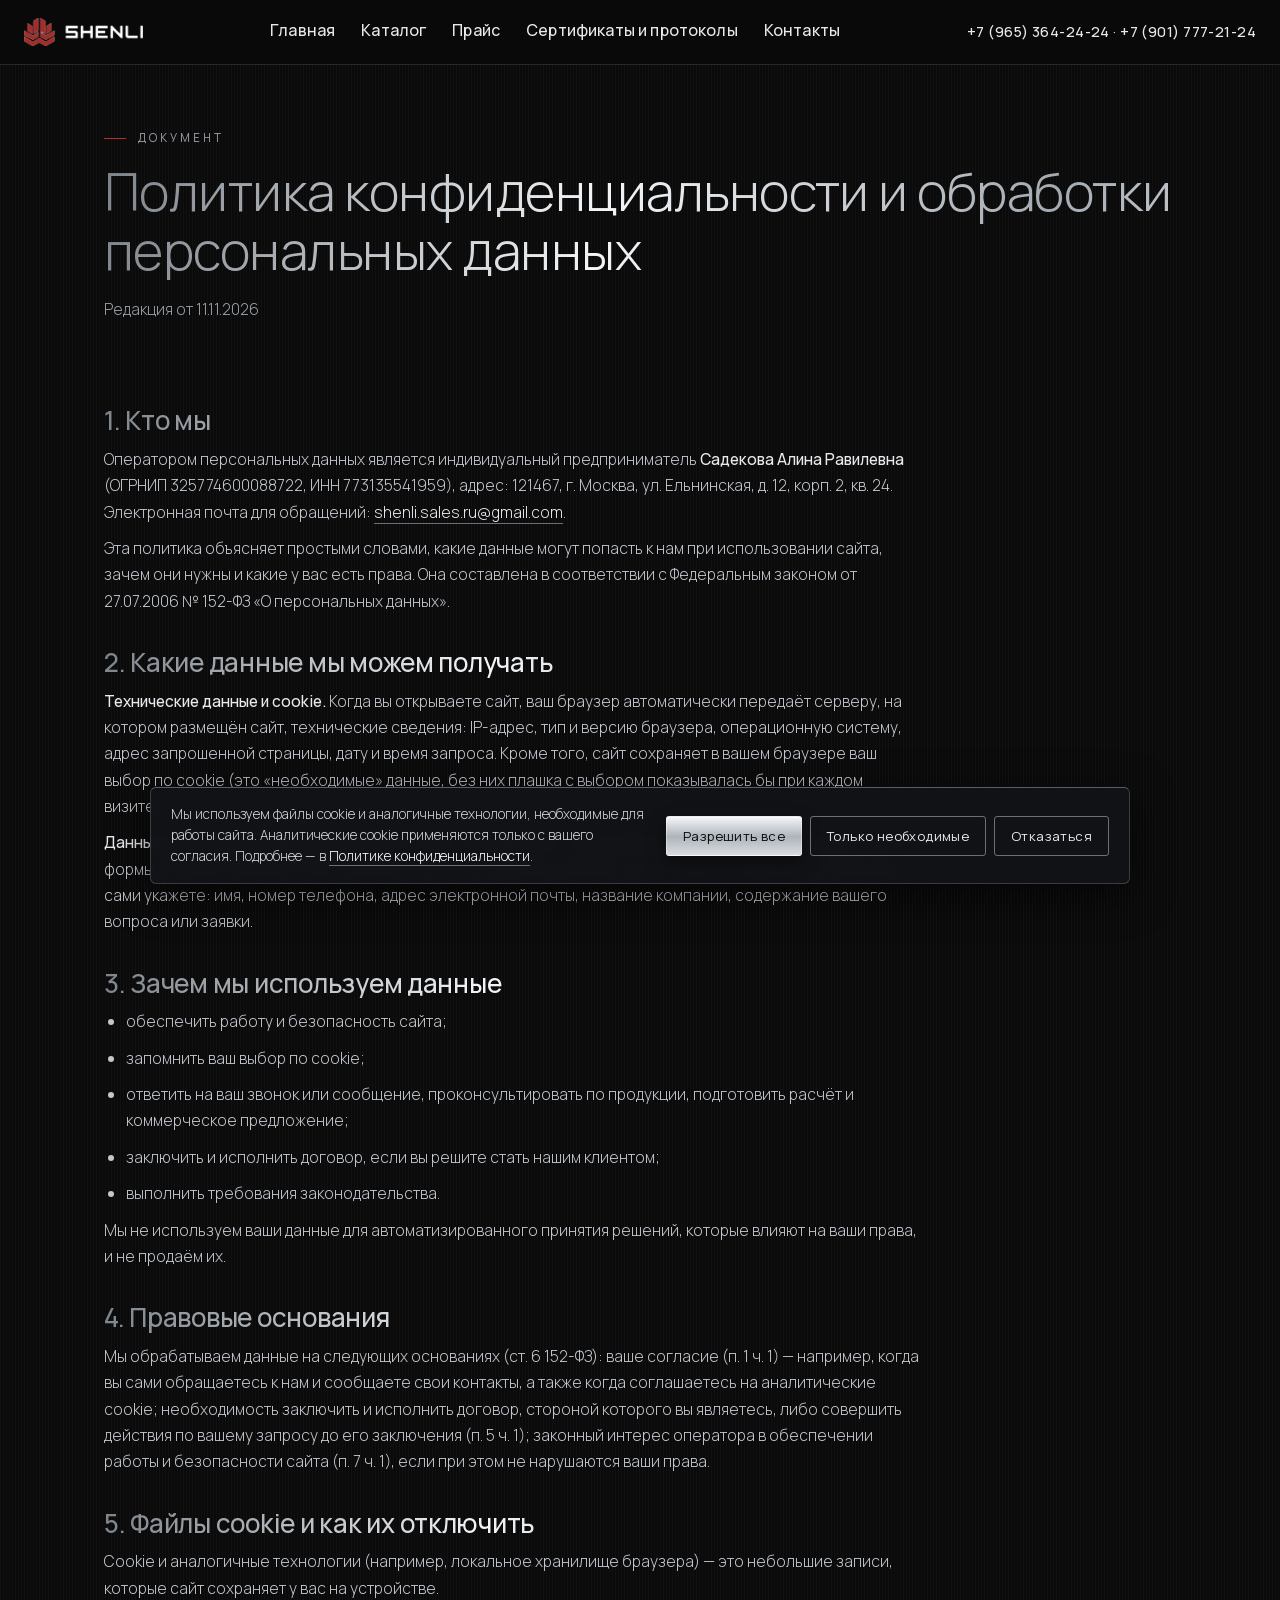
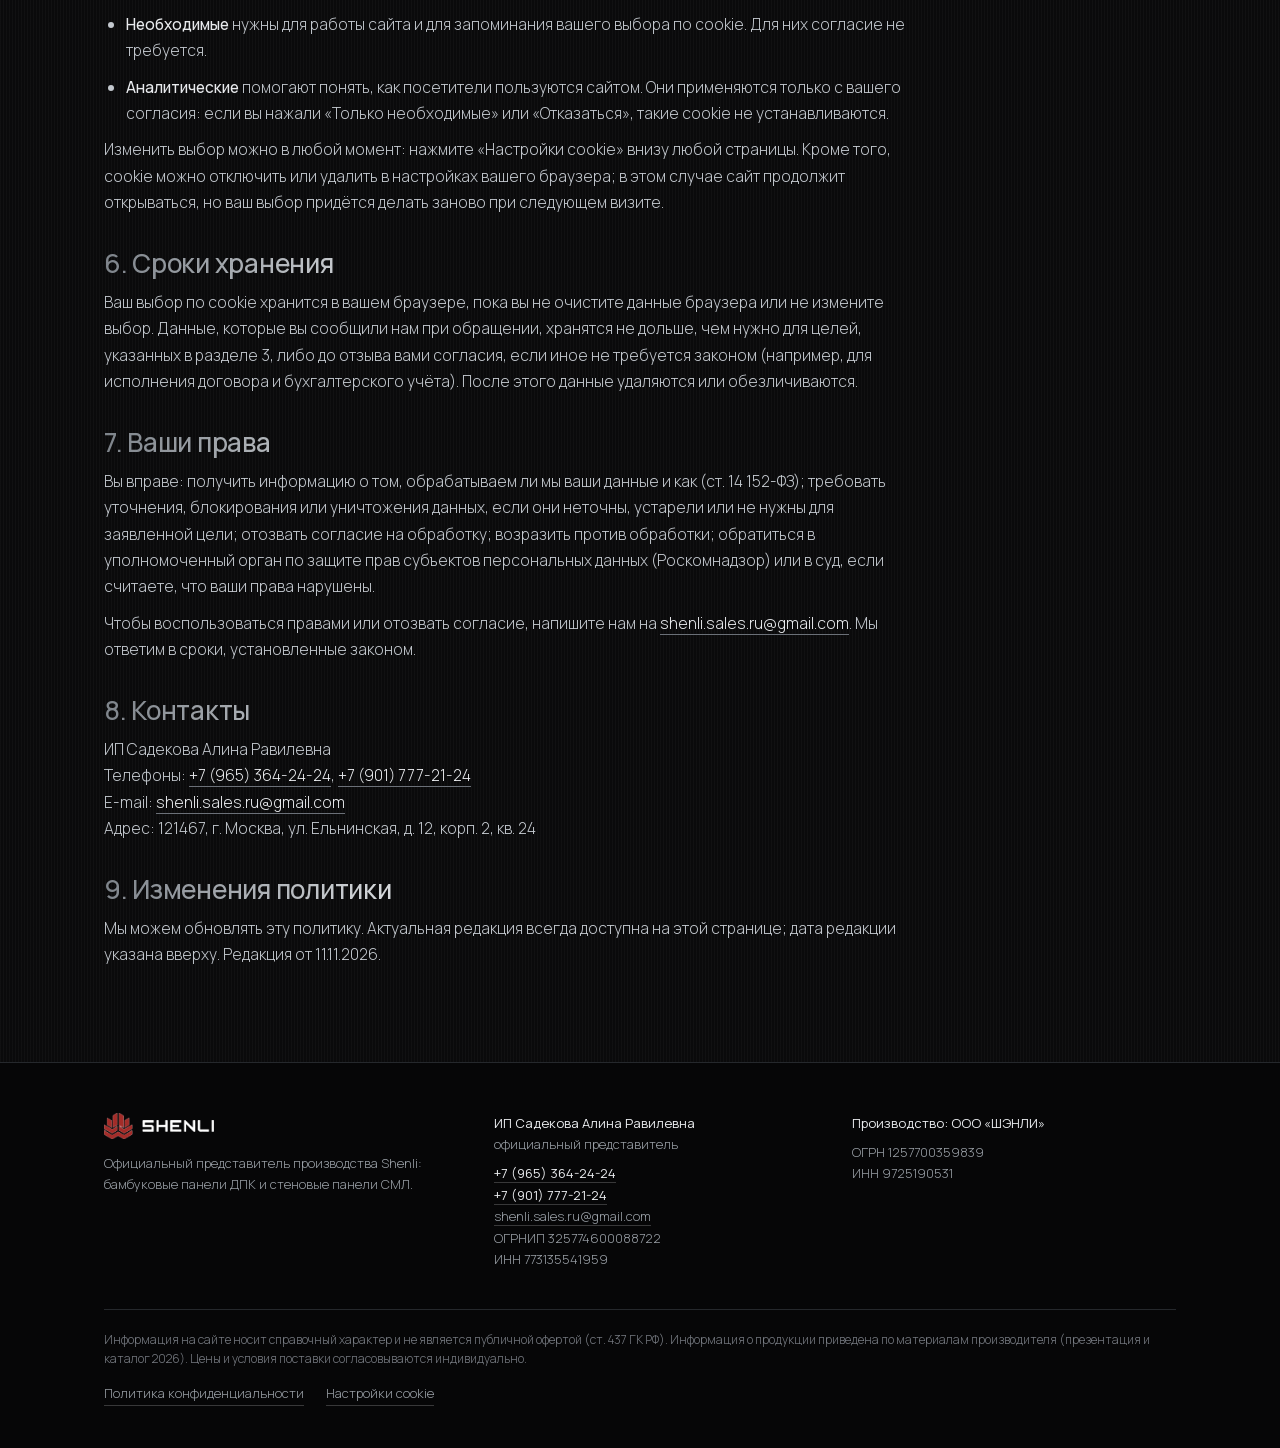
<file: privacy.html>
<!doctype html>
<html lang="ru"><head>
<meta charset="utf-8">
<meta name="viewport" content="width=device-width,initial-scale=1">
<title>Политика конфиденциальности — Shenli</title>
<meta name="description" content="Политика конфиденциальности и обработки персональных данных, использование файлов cookie.">
<meta property="og:title" content="Политика конфиденциальности — Shenli">
<meta property="og:description" content="Политика конфиденциальности и обработки персональных данных, использование файлов cookie.">
<link rel="icon" href="img/favicon.png">
<meta property="og:type" content="website">
<meta property="og:locale" content="ru_RU">
<meta property="og:site_name" content="Shenli">
<meta property="og:image" content="https://shenlirf.ru/img/og.jpg">
<meta property="og:image:width" content="1200">
<meta property="og:image:height" content="630">
<meta name="twitter:card" content="summary_large_image">
<meta property="og:url" content="https://shenlirf.ru/privacy.html">
<link rel="canonical" href="https://shenlirf.ru/privacy.html">
<link rel="preload" href="fonts/manrope-cyrillic.woff2" as="font" type="font/woff2" crossorigin>
<link rel="preload" href="fonts/manrope-latin.woff2" as="font" type="font/woff2" crossorigin>
<link rel="stylesheet" href="css/style.css">
</head><body class="v1">
<header class="top"><div class="wrap">
<a class="logo" href="index.html" aria-label="Shenli — на главную"><img src="img/logo.png" alt="SHENLI" width="118" height="28"></a>
<nav class="main"><a href="index.html">Главная</a><a href="catalog.html">Каталог</a><a href="price.html">Прайс</a><a href="certificates.html">Сертификаты и протоколы</a><a href="contacts.html">Контакты</a><a class="tel-m" href="tel:+79653642424">+7 (965) 364-24-24</a><a class="tel-m" href="tel:+79017772124">+7 (901) 777-21-24</a><a class="tel-m" href="mailto:shenli.sales.ru@gmail.com">shenli.sales.ru@gmail.com</a></nav>
<span class="tel"><a href="tel:+79653642424">+7 (965) 364-24-24</a> · <a href="tel:+79017772124">+7 (901) 777-21-24</a></span>
<button class="burger" aria-label="Меню"><span></span><span></span><span></span></button>
</div></header>
<main>

<div class="phead"><div class="wrap">
<div class="eyebrow">Документ</div><h1>Политика конфиденциальности и обработки персональных данных</h1>
<p class="muted" style="margin-top:16px">Редакция от 11.11.2026</p>
</div></div>
<section style="padding-top:20px"><div class="wrap"><div class="legaltext">

<h2>1. Кто мы</h2>
<p>Оператором персональных данных является индивидуальный предприниматель <b>Садекова Алина Равилевна</b> (ОГРНИП 325774600088722, ИНН 773135541959), адрес: 121467, г. Москва, ул. Ельнинская, д. 12, корп. 2, кв. 24. Электронная почта для обращений: <a href="mailto:shenli.sales.ru@gmail.com">shenli.sales.ru@gmail.com</a>.</p>
<p>Эта политика объясняет простыми словами, какие данные могут попасть к нам при использовании сайта, зачем они нужны и какие у вас есть права. Она составлена в соответствии с Федеральным законом от 27.07.2006 № 152-ФЗ «О персональных данных».</p>

<h2>2. Какие данные мы можем получать</h2>
<p><b>Технические данные и cookie.</b> Когда вы открываете сайт, ваш браузер автоматически передаёт серверу, на котором размещён сайт, технические сведения: IP-адрес, тип и версию браузера, операционную систему, адрес запрошенной страницы, дату и время запроса. Кроме того, сайт сохраняет в вашем браузере ваш выбор по cookie (это «необходимые» данные, без них плашка с выбором показывалась бы при каждом визите).</p>
<p><b>Данные, которые вы сообщаете сами.</b> На сайте нет форм для отправки данных, он ничего не собирает через формы. Если вы позвоните нам, напишете на почту или в мессенджер, мы получим те сведения, которые вы сами укажете: имя, номер телефона, адрес электронной почты, название компании, содержание вашего вопроса или заявки.</p>

<h2>3. Зачем мы используем данные</h2>
<ul>
<li>обеспечить работу и безопасность сайта;</li>
<li>запомнить ваш выбор по cookie;</li>
<li>ответить на ваш звонок или сообщение, проконсультировать по продукции, подготовить расчёт и коммерческое предложение;</li>
<li>заключить и исполнить договор, если вы решите стать нашим клиентом;</li>
<li>выполнить требования законодательства.</li>
</ul>
<p>Мы не используем ваши данные для автоматизированного принятия решений, которые влияют на ваши права, и не продаём их.</p>

<h2>4. Правовые основания</h2>
<p>Мы обрабатываем данные на следующих основаниях (ст. 6 152-ФЗ): ваше согласие (п. 1 ч. 1) — например, когда вы сами обращаетесь к нам и сообщаете свои контакты, а также когда соглашаетесь на аналитические cookie; необходимость заключить и исполнить договор, стороной которого вы являетесь, либо совершить действия по вашему запросу до его заключения (п. 5 ч. 1); законный интерес оператора в обеспечении работы и безопасности сайта (п. 7 ч. 1), если при этом не нарушаются ваши права.</p>

<h2>5. Файлы cookie и как их отключить</h2>
<p>Cookie и аналогичные технологии (например, локальное хранилище браузера) — это небольшие записи, которые сайт сохраняет у вас на устройстве.</p>
<ul>
<li><b>Необходимые</b> нужны для работы сайта и для запоминания вашего выбора по cookie. Для них согласие не требуется.</li>
<li><b>Аналитические</b> помогают понять, как посетители пользуются сайтом. Они применяются только с вашего согласия: если вы нажали «Только необходимые» или «Отказаться», такие cookie не устанавливаются.</li>
</ul>
<p>Изменить выбор можно в любой момент: нажмите «Настройки cookie» внизу любой страницы. Кроме того, cookie можно отключить или удалить в настройках вашего браузера; в этом случае сайт продолжит открываться, но ваш выбор придётся делать заново при следующем визите.</p>

<h2>6. Сроки хранения</h2>
<p>Ваш выбор по cookie хранится в вашем браузере, пока вы не очистите данные браузера или не измените выбор. Данные, которые вы сообщили нам при обращении, хранятся не дольше, чем нужно для целей, указанных в разделе 3, либо до отзыва вами согласия, если иное не требуется законом (например, для исполнения договора и бухгалтерского учёта). После этого данные удаляются или обезличиваются.</p>

<h2>7. Ваши права</h2>
<p>Вы вправе: получить информацию о том, обрабатываем ли мы ваши данные и как (ст. 14 152-ФЗ); требовать уточнения, блокирования или уничтожения данных, если они неточны, устарели или не нужны для заявленной цели; отозвать согласие на обработку; возразить против обработки; обратиться в уполномоченный орган по защите прав субъектов персональных данных (Роскомнадзор) или в суд, если считаете, что ваши права нарушены.</p>
<p>Чтобы воспользоваться правами или отозвать согласие, напишите нам на <a href="mailto:shenli.sales.ru@gmail.com">shenli.sales.ru@gmail.com</a>. Мы ответим в сроки, установленные законом.</p>

<h2>8. Контакты</h2>
<p>ИП Садекова Алина Равилевна<br>Телефоны: <a href="tel:+79653642424">+7 (965) 364-24-24</a>, <a href="tel:+79017772124">+7 (901) 777-21-24</a><br>E-mail: <a href="mailto:shenli.sales.ru@gmail.com">shenli.sales.ru@gmail.com</a><br>Адрес: 121467, г. Москва, ул. Ельнинская, д. 12, корп. 2, кв. 24</p>

<h2>9. Изменения политики</h2>
<p>Мы можем обновлять эту политику. Актуальная редакция всегда доступна на этой странице; дата редакции указана вверху. Редакция от 11.11.2026.</p>
</div></div></section>
</main>
<div class="lb" role="dialog" aria-label="Просмотр изображения"><img alt=""></div>
<footer><div class="wrap">
<div class="cols">
<div><img src="img/logo.png" alt="SHENLI" width="110" height="26">
<p>Официальный представитель производства Shenli: бамбуковые панели ДПК и стеновые панели СМЛ.</p></div>
<div><p><b>ИП Садекова Алина Равилевна</b><br>официальный представитель</p>
<p><a href="tel:+79653642424"><b>+7 (965) 364-24-24</b></a><br><a href="tel:+79017772124"><b>+7 (901) 777-21-24</b></a><br><a href="mailto:shenli.sales.ru@gmail.com">shenli.sales.ru@gmail.com</a><br>ОГРНИП 325774600088722<br>ИНН 773135541959</p></div>
<div><p><b>Производство: ООО «ШЭНЛИ»</b></p>
<p>ОГРН 1257700359839<br>ИНН 9725190531</p></div>
</div>
<p class="legal">Информация на сайте носит справочный характер и не является публичной офертой (ст. 437 ГК РФ). Информация о продукции приведена по материалам производителя (презентация и каталог 2026). Цены и условия поставки согласовываются индивидуально.</p>
<p class="flinks"><a href="privacy.html">Политика конфиденциальности</a><button type="button" class="cookie-open" data-cookie-open>Настройки cookie</button></p>
</div></footer>
<div class="cookie" id="cookie" role="dialog" aria-label="Использование файлов cookie" hidden>
<p>Мы используем файлы cookie и аналогичные технологии, необходимые для работы сайта. Аналитические cookie применяются только с вашего согласия. Подробнее — в <a href="privacy.html">Политике конфиденциальности</a>.</p>
<div class="cbtns"><button type="button" class="btn" data-cookie="all">Разрешить все</button><button type="button" class="btn ghost" data-cookie="necessary">Только необходимые</button><button type="button" class="btn ghost" data-cookie="decline">Отказаться</button></div>
</div>
<script src="js/main.js"></script>
<script src="js/fx.js"></script>
<script src="js/cookie.js"></script>
</body></html>
</file>
<file: css/style.css>
@font-face{font-family:'Manrope';font-style:normal;font-weight:300 600;font-display:swap;src:url(../fonts/manrope-cyrillic-ext.woff2) format('woff2');unicode-range:U+0460-052F, U+1C80-1C8A, U+20B4, U+2DE0-2DFF, U+A640-A69F, U+FE2E-FE2F}
@font-face{font-family:'Manrope';font-style:normal;font-weight:300 600;font-display:swap;src:url(../fonts/manrope-cyrillic.woff2) format('woff2');unicode-range:U+0301, U+0400-045F, U+0490-0491, U+04B0-04B1, U+2116}
@font-face{font-family:'Manrope';font-style:normal;font-weight:300 600;font-display:swap;src:url(../fonts/manrope-latin-ext.woff2) format('woff2');unicode-range:U+0100-02BA, U+02BD-02C5, U+02C7-02CC, U+02CE-02D7, U+02DD-02FF, U+0304, U+0308, U+0329, U+1D00-1DBF, U+1E00-1E9F, U+1EF2-1EFF, U+2020, U+20A0-20AB, U+20AD-20C4, U+2113, U+2C60-2C7F, U+A720-A7FF}
@font-face{font-family:'Manrope';font-style:normal;font-weight:300 600;font-display:swap;src:url(../fonts/manrope-latin.woff2) format('woff2');unicode-range:U+0000-00FF, U+0131, U+0152-0153, U+02BB-02BC, U+02C6, U+02DA, U+02DC, U+0304, U+0308, U+0329, U+2000-206F, U+20AC, U+2122, U+2191, U+2193, U+2212, U+2215, U+FEFF, U+FFFD}

/* base: структура, общая для всех вариантов. Цвета/шрифты — в теме (v1/v2/v3.css) */
*{box-sizing:border-box;margin:0;padding:0}
html{scroll-behavior:smooth;-webkit-text-size-adjust:100%}
body{background:var(--bg);color:var(--tx);font-family:var(--fb);font-weight:300;font-size:15.5px;line-height:1.7;overflow-x:hidden}
img{max-width:100%;display:block}
a{color:inherit;text-decoration:none}
b,strong{font-weight:500;color:var(--tx)}
.wrap{max-width:1120px;margin:0 auto;padding:0 24px}
h1,h2,h3{font-family:var(--fh);font-weight:var(--hw);line-height:1.14;letter-spacing:var(--hls)}
h1{font-size:clamp(32px,4.5vw,56px)}
h2{font-size:clamp(26px,3.2vw,36px);margin-bottom:18px}
h3{font-size:18px;font-weight:400;line-height:1.3;color:var(--tx)}
section{padding:84px 0}
.lead{color:var(--mut);font-size:16px;max-width:640px}
.muted{color:var(--mut)}
.red{color:var(--red2)}
/* серебряный градиент в заголовках + блик */
h1,h2,.stat b,.big-contact a,.minfo h2{background:var(--silver);background-size:260% 100%;-webkit-background-clip:text;background-clip:text;color:transparent;-webkit-text-fill-color:transparent;animation:shine 11s linear infinite}
h1 .red,h1 em{-webkit-text-fill-color:var(--accent-text,currentColor);color:var(--accent-text,var(--red2));font-style:normal}
@keyframes shine{0%{background-position:130% 0}100%{background-position:-130% 0}}
@media(prefers-reduced-motion:reduce){h1,h2,.stat b,.big-contact a,.minfo h2{animation:none}}
.eyebrow{font-family:var(--fm,var(--fb));font-size:11.5px;letter-spacing:.26em;text-transform:uppercase;color:var(--mut);font-weight:400;margin-bottom:14px}

/* header */
header.top{position:fixed;inset:0 0 auto 0;z-index:50;background:rgba(9,10,11,.78);backdrop-filter:blur(14px);-webkit-backdrop-filter:blur(14px);border-bottom:1px solid var(--line);transition:background .3s}
header.top.scrolled{background:rgba(9,10,11,.93)}
header.top .wrap{display:flex;align-items:center;justify-content:space-between;height:64px;gap:20px}
.logo img{height:28px;width:auto}
nav.main{display:flex;gap:30px;align-items:center}
nav.main a{font-size:13.5px;color:var(--mut);transition:color .2s;letter-spacing:.04em}
nav.main a:hover,nav.main a.on{color:var(--tx)}
nav.main a.tel-m{display:none}
.tel{font-size:14px;font-weight:400;white-space:nowrap;letter-spacing:.03em}
.burger{display:none;background:none;border:0;width:44px;height:44px;cursor:pointer;position:relative}
.burger span{position:absolute;left:11px;right:11px;height:1px;background:var(--tx);transition:.25s}
.burger span:nth-child(1){top:16px}.burger span:nth-child(2){top:22px}.burger span:nth-child(3){top:28px}
.burger.open span:nth-child(1){top:22px;transform:rotate(45deg)}
.burger.open span:nth-child(2){opacity:0}
.burger.open span:nth-child(3){top:22px;transform:rotate(-45deg)}
@media(max-width:900px){
  .burger{display:block}
  nav.main{position:fixed;top:64px;left:0;right:0;background:var(--bg);flex-direction:column;align-items:flex-start;padding:22px 24px 28px;gap:18px;border-bottom:1px solid var(--line);transform:translateY(-130%);transition:transform .3s;z-index:-1}
  nav.main.open{transform:none}
  nav.main a{font-size:18px;color:var(--tx)}
  nav.main a.tel-m{display:block;color:var(--mut);font-size:15px}
  .tel{display:none}
  section{padding:60px 0}
}

/* buttons */
.btn{display:inline-block;padding:13px 28px;border-radius:var(--br);font-size:13.5px;font-weight:400;letter-spacing:.07em;border:1px solid transparent;transition:.25s;cursor:pointer;font-family:var(--fb);text-align:center}
.btn.ghost{background:transparent;border-color:var(--steel);color:var(--tx)}
.btn.ghost:hover{border-color:#fff;background:rgba(255,255,255,.04)}
.btns{display:flex;gap:12px;flex-wrap:wrap;margin-top:30px}

/* карточки + хромовый блик за курсором */
.card,.stat,.cert,.req,.tcard{position:relative;overflow:hidden}
.card::after,.stat::after,.cert::after,.req::after,.tcard::after{content:"";position:absolute;inset:0;pointer-events:none;opacity:0;transition:opacity .45s;background:radial-gradient(280px circle at var(--mx,50%) var(--my,50%),rgba(255,255,255,.14),rgba(190,200,215,.05) 45%,transparent 70%)}
.card:hover::after,.stat:hover::after,.cert:hover::after,.req:hover::after,.tcard:hover::after{opacity:1}
.grid{display:grid;gap:16px}
.g2{grid-template-columns:repeat(2,1fr)}.g3{grid-template-columns:repeat(3,1fr)}
@media(max-width:900px){.g3{grid-template-columns:1fr 1fr}}
@media(max-width:640px){.g2,.g3{grid-template-columns:1fr}}
.card{padding:26px}
.card h3{margin-bottom:10px}
.card p,.card li{color:var(--mut);font-size:14.5px}
.card ul{list-style:none}
.card li{padding:5px 0 5px 18px;position:relative}
.card li::before{content:"";position:absolute;left:0;top:14px;width:8px;height:1px;background:var(--steel)}
.card .num{color:var(--mut);font-family:var(--fm,var(--fb));font-size:12px;letter-spacing:.2em;margin-bottom:14px;display:block}
.stats{display:grid;grid-template-columns:repeat(4,1fr);gap:14px;margin-top:44px}
.stat{padding:24px}
.stat b{display:block;font-family:var(--fh);font-size:clamp(24px,2.6vw,32px);font-weight:var(--hw);line-height:1.15;margin-bottom:6px}
.stat span{color:var(--mut);font-size:13.5px;line-height:1.5;display:block}
@media(max-width:900px){.stats{grid-template-columns:1fr 1fr}}
@media(max-width:480px){.stats{grid-template-columns:1fr}}
.split-title{display:flex;justify-content:space-between;align-items:flex-end;gap:30px;flex-wrap:wrap;margin-bottom:34px}
.split-title h2{margin:0}
.col-h{margin-bottom:14px;font-size:13px;letter-spacing:.2em;text-transform:uppercase;color:var(--mut);font-family:var(--fm,var(--fb));font-weight:400}

/* gallery */
.gal{columns:4 220px;column-gap:12px}
.gal figure{break-inside:avoid;margin-bottom:12px;position:relative;overflow:hidden;cursor:zoom-in;background:var(--card);border:1px solid var(--line)}
.gal img{width:100%;transition:transform .8s,filter .5s;filter:saturate(.9)}
.gal figure:hover img{transform:scale(1.04);filter:none}
.gal figcaption{position:absolute;left:10px;bottom:10px;background:rgba(0,0,0,.65);padding:2px 10px;font-size:11.5px;letter-spacing:.06em}
.lb{position:fixed;inset:0;background:rgba(0,0,0,.93);z-index:100;display:none;align-items:center;justify-content:center;padding:20px}
.lb.on{display:flex}
.lb img{max-height:92vh;max-width:96vw}
.cert{display:flex;gap:16px;align-items:flex-start;justify-content:space-between;padding:20px 24px;transition:.25s}
.cert b{display:block;font-weight:400;font-size:15px;line-height:1.4}
.cert span{color:var(--mut);font-size:13px}
.cert i{font-style:normal;color:var(--mut);font-size:12.5px;white-space:nowrap;letter-spacing:.1em}

/* page head */
.phead{padding:128px 0 30px}
.phead h1{font-size:clamp(32px,4.5vw,52px)}

/* catalog */
.filters{display:flex;flex-wrap:wrap;gap:8px;margin:10px 0 12px}
.chip{background:transparent;border:1px solid var(--line2);color:var(--mut);padding:8px 18px;border-radius:var(--br);font:inherit;font-weight:300;font-size:13.5px;cursor:pointer;transition:.2s;letter-spacing:.03em}
.chip:hover{border-color:var(--tx);color:var(--tx)}
.chip.on{background:var(--chip-on,var(--silver));color:#0b0c0d;border-color:transparent;font-weight:400}
.chip small{color:inherit;opacity:.6;margin-left:6px}
.search{background:var(--card);border:1px solid var(--line2);color:var(--tx);padding:11px 18px;border-radius:var(--br);font:inherit;font-size:14px;width:100%;max-width:320px;margin:12px 0 4px}
.search:focus{outline:none;border-color:#fff}
.cgrid{display:grid;grid-template-columns:repeat(auto-fill,minmax(170px,1fr));gap:14px;margin-top:22px}
.tcard{background:var(--card);border:1px solid var(--line);cursor:pointer;text-align:left;font:inherit;color:inherit;padding:0;transition:.3s;border-radius:var(--br)}
.tcard:hover{transform:translateY(-3px);border-color:#8b9299}
.tcard img{width:100%;aspect-ratio:3/4;object-fit:cover;background:#222}
.tcard div{padding:10px 14px 12px}
.tcard b{display:block;font-size:14.5px;font-weight:400}
.tcard span{font-size:11.5px;color:var(--mut);letter-spacing:.06em}
.serie-intro{margin:28px 0 0;max-width:640px;color:var(--mut)}
.count{color:var(--mut);margin-top:18px;font-size:13.5px}
.modal{position:fixed;inset:0;background:rgba(0,0,0,.9);z-index:100;display:none;overflow-y:auto;padding:24px}
.modal.on{display:block}
.mbox{max-width:1040px;margin:30px auto;background:var(--bg2);border:1px solid var(--line2);position:relative;overflow:hidden;border-radius:var(--br)}
.mgrid{display:grid;grid-template-columns:minmax(0,5fr) minmax(0,6fr)}
.mgrid>img{width:100%;height:100%;object-fit:cover;max-height:78vh;min-height:340px;background:#222}
.minfo{padding:34px}
.minfo h2{font-size:clamp(26px,3vw,36px);margin-bottom:6px}
.minfo dl{margin:20px 0}
.minfo dt{color:var(--mut);font-size:11.5px;letter-spacing:.14em;text-transform:uppercase;margin-top:14px;font-family:var(--fm,var(--fb))}
.minfo dd{font-size:15px}
.mclose{position:absolute;top:12px;right:12px;width:42px;height:42px;border-radius:50%;background:rgba(0,0,0,.7);border:1px solid #555;color:#fff;font-size:20px;cursor:pointer;z-index:2;font-weight:300}
.mnav{display:flex;gap:10px;margin-top:18px;flex-wrap:wrap}
.mnav button{background:transparent;border:1px solid var(--line2);color:var(--tx);padding:9px 16px;cursor:pointer;font:inherit;font-weight:300;font-size:13px;border-radius:var(--br)}
.mnav button:hover{border-color:#fff}
.mvis{padding:0 34px 34px}
.mvis h3{margin:8px 0 14px}
.mvis .row{display:grid;grid-template-columns:repeat(auto-fill,minmax(240px,1fr));gap:12px}
.mvis figure{position:relative;overflow:hidden;cursor:zoom-in;border:1px solid var(--line)}
.mvis figcaption{position:absolute;left:10px;bottom:10px;background:rgba(0,0,0,.65);padding:2px 10px;font-size:11.5px}
@media(max-width:800px){.mgrid{grid-template-columns:1fr}.mgrid>img{max-height:50vh;min-height:0}.minfo{padding:24px}.mvis{padding:0 24px 24px}.cgrid{grid-template-columns:repeat(2,1fr);gap:10px}.modal{padding:10px}.mbox{margin:44px auto 10px}}

/* tables */
.tw{overflow-x:auto;border:1px solid var(--line);margin:16px 0 40px;-webkit-overflow-scrolling:touch;border-radius:var(--br)}
table{width:100%;border-collapse:collapse;min-width:620px}
th,td{padding:13px 18px;text-align:left;border-bottom:1px solid var(--line);font-size:14px}
th{background:var(--card);color:var(--mut);font-weight:400;font-size:11.5px;letter-spacing:.12em;text-transform:uppercase}
tr:last-child td{border-bottom:0}
tbody tr:hover td{background:rgba(255,255,255,.025)}
table.pt{min-width:760px}
table.pt th,table.pt td{padding:11px 14px;font-size:13.5px}
table.pt td.pr{white-space:nowrap;font-weight:400;color:var(--tx)}
table.pt td:first-child{min-width:190px}

/* contacts */
.reqs{display:grid;grid-template-columns:1fr 1fr;gap:16px;margin-top:20px}
@media(max-width:800px){.reqs{grid-template-columns:1fr}}
.req{padding:28px}
.req .role{color:var(--mut);font-size:13px;margin-top:4px}
.req dl{margin-top:16px}
.req dt{color:var(--mut);font-size:11.5px;letter-spacing:.12em;text-transform:uppercase;margin-top:12px;font-family:var(--fm,var(--fb))}
.req dd{font-size:15px;word-break:break-word}
.req a{border-bottom:1px solid var(--steel)}
.big-contact a{display:inline-block;font-family:var(--fh);font-size:clamp(26px,3.8vw,44px);font-weight:var(--hw);line-height:1.25;margin:10px 0 4px}
.req .big-contact{margin:14px 0 4px}

/* footer */
footer{border-top:1px solid var(--line);padding:50px 0 34px;background:#060607;color:var(--mut);font-size:13px;line-height:1.65}
footer .cols{display:grid;grid-template-columns:1.1fr 1fr 1fr;gap:34px}
@media(max-width:800px){footer .cols{grid-template-columns:1fr}}
footer img{height:26px;margin-bottom:14px}
footer b{color:var(--tx);font-weight:400}
footer p{margin-bottom:8px}
footer a{border-bottom:1px solid rgba(255,255,255,.2)}
footer .legal{margin-top:30px;padding-top:20px;border-top:1px solid var(--line);font-size:12px;color:#777b82}

/* reveal */
.rv{opacity:0;transform:translateY(26px);transition:opacity .9s cubic-bezier(.2,.7,.2,1),transform .9s cubic-bezier(.2,.7,.2,1)}
.rv.in{opacity:1;transform:none}
.rv.d1{transition-delay:.08s}.rv.d2{transition-delay:.16s}.rv.d3{transition-delay:.24s}
@media(prefers-reduced-motion:reduce){.rv{opacity:1;transform:none;transition:none}html{scroll-behavior:auto}}
.hin{animation:hin 1s cubic-bezier(.2,.7,.2,1) both}.hin.h1{animation-delay:.12s}.hin.h2{animation-delay:.24s}
@keyframes hin{from{opacity:0;transform:translateY(24px)}to{opacity:1;transform:none}}
@media(prefers-reduced-motion:reduce){.hin{animation:none}}
.hphone{margin-top:22px;font-size:13.5px;color:var(--mut);letter-spacing:.03em}
.hphone a{color:var(--tx);border-bottom:1px solid var(--steel)}

/* ВАРИАНТ 1 — «Сталь»: чёрный + шлифованная сталь, Manrope 300 */
:root{--bg:#0a0a0b;--bg2:#0f1012;--card:#141518;--line:#25282c;--line2:#3a3e44;--steel:#6b7078;--tx:#e8eaed;--mut:#9aa0a7;--red:#b1302f;--red2:#c24a47;--br:3px;--hw:300;--hls:-.01em;
--fb:'Manrope',system-ui,-apple-system,sans-serif;--fh:'Manrope',system-ui,sans-serif;
--silver:linear-gradient(100deg,#7d838a 0%,#f3f5f7 18%,#a4aab1 34%,#ffffff 50%,#8a9097 68%,#e6e9ec 84%,#9ba1a8 100%);
--brush:repeating-linear-gradient(90deg,rgba(255,255,255,.028) 0 1px,rgba(0,0,0,.0) 1px 3px)}
body{background:var(--brush),var(--bg)}
.eyebrow::before{content:"";display:inline-block;width:22px;height:1px;background:var(--red);vertical-align:middle;margin-right:12px}
section.alt{background:var(--brush),linear-gradient(180deg,#121316,#0c0d0f);border-top:1px solid var(--line);border-bottom:1px solid var(--line)}
.card,.stat,.cert,.req{background:var(--brush),linear-gradient(160deg,#1a1c20,#101113);border:1px solid var(--line);border-top-color:#3b3f45;border-radius:var(--br);transition:border-color .3s,transform .3s}
.card:hover,.stat:hover,.cert:hover,.req:hover{border-color:#6a7078}
.btn{background:linear-gradient(180deg,#f4f6f8,#aeb4bb 52%,#d9dde1);color:#0a0a0b;border-color:rgba(255,255,255,.4);box-shadow:0 1px 0 rgba(255,255,255,.5) inset,0 6px 18px rgba(0,0,0,.4)}
.btn:hover{filter:brightness(1.08);transform:translateY(-1px)}
.btn.ghost{background:transparent;color:var(--tx);box-shadow:none}
nav.main a.on{border-bottom:1px solid var(--red);padding-bottom:3px}
.badge{display:inline-block;border:1px solid var(--line2);color:var(--mut);font-size:11.5px;letter-spacing:.2em;text-transform:uppercase;padding:7px 14px;margin-bottom:24px;border-radius:var(--br);background:rgba(255,255,255,.02)}
.badge::before{content:"";display:inline-block;width:5px;height:5px;background:var(--red);border-radius:50%;margin-right:10px;vertical-align:middle;position:relative;top:-1px}
.note{border:1px solid var(--red)}
/* hero */
.hero{padding:112px 0 56px;position:relative;overflow:hidden;background:radial-gradient(800px 420px at 85% 10%,rgba(160,170,185,.10),transparent 65%),var(--brush)}
.hgrid{display:grid;grid-template-columns:minmax(0,5fr) minmax(0,6fr);gap:52px;align-items:center}
.hero h1{font-size:clamp(32px,3.9vw,50px);margin-bottom:20px}
.hmain{position:relative;border:1px solid var(--line2);padding:6px;background:var(--brush),linear-gradient(160deg,#25282d,#0f1012)}
.hmain img{width:100%;height:auto;aspect-ratio:16/10;object-fit:cover;filter:saturate(.92) contrast(1.03)}
.hmain .cap{position:absolute;left:18px;bottom:16px;font-size:11px;letter-spacing:.22em;text-transform:uppercase;color:#dfe2e6;background:rgba(0,0,0,.55);padding:4px 10px}
.strip{display:grid;grid-template-columns:repeat(6,1fr);gap:8px;margin-top:8px}
.strip a{position:relative;display:block;border:1px solid var(--line2);overflow:hidden;aspect-ratio:1/1.05;transition:.3s}
.strip a:hover{border-color:#fff;transform:translateY(-3px)}
.strip img{width:100%;height:100%;object-fit:cover}
.strip span{position:absolute;left:0;right:0;bottom:0;font-size:10px;letter-spacing:.1em;padding:10px 6px 3px;background:linear-gradient(transparent,rgba(0,0,0,.8));color:#e8eaed;text-align:center}
.strip-h{font-size:10.5px;letter-spacing:.24em;text-transform:uppercase;color:var(--mut);margin-top:14px}
@media(max-width:900px){.hgrid{grid-template-columns:1fr;gap:30px}.hero{padding-top:92px}.strip{grid-template-columns:repeat(3,1fr)}.strip a{aspect-ratio:1/.9}}

/* ===== меню: крупнее, светлее, активный пункт с акцентной линией ===== */
header.top .wrap{max-width:1360px}
nav.main{gap:26px}
nav.main a{font-size:16px;font-weight:500;color:#e6e8eb;letter-spacing:.01em;padding:6px 0;border-bottom:2px solid transparent;white-space:nowrap}
nav.main a:hover{color:#fff;border-bottom-color:var(--steel)}
nav.main a.on{color:#fff;border-bottom:2px solid var(--red2);padding-bottom:6px}
.tel{font-size:14.5px;font-weight:500}
.tel a{color:#e6e8eb}
@media(max-width:1240px){
  .burger{display:block}
  nav.main{position:fixed;top:64px;left:0;right:0;background:var(--bg);flex-direction:column;align-items:flex-start;padding:22px 24px 28px;gap:16px;border-bottom:1px solid var(--line);transform:translateY(-130%);transition:transform .3s;z-index:-1}
  nav.main.open{transform:none}
  nav.main a{font-size:18px;font-weight:500;color:#e6e8eb}
  nav.main a.tel-m{display:block;color:var(--mut);font-size:16px;font-weight:400;border:0}
  .tel{display:none}
}

/* ===== каталог: кнопки серий с образцами ===== */
.chip{display:inline-flex;align-items:center;gap:10px;padding:6px 16px 6px 7px;font-size:14.5px;font-weight:400;color:#c9ced4}
.chip .sw{width:24px;height:24px;border-radius:4px;border:1px solid rgba(255,255,255,.32);object-fit:cover;flex:none}
.chip .sw4{display:grid;grid-template-columns:1fr 1fr;width:24px;height:24px;border-radius:4px;overflow:hidden;border:1px solid rgba(255,255,255,.32);gap:1px;background:rgba(255,255,255,.3);flex:none}
.chip .sw4 img{width:100%;height:100%;object-fit:cover}
.chip.on .sw,.chip.on .sw4{border-color:rgba(0,0,0,.5)}
.chip small{margin-left:2px}

/* ===== прайс ===== */
.pv{--pa:#A52A2A;--pt:#E07A7A}
.pv .tw{border:1px solid var(--line2);margin:16px 0 34px;border-radius:var(--br)}
.pv table,.pv table.pt{min-width:640px}
.pv th,.pv td,.pv table.pt th,.pv table.pt td{text-align:center;padding:14px 16px;font-size:16.5px;font-weight:500;font-variant-numeric:tabular-nums;color:var(--tx);vertical-align:middle}
.pv th,.pv table.pt th{background:var(--pa);color:#fff;font-size:13.5px;font-weight:600;text-transform:uppercase;letter-spacing:.07em;line-height:1.35;border-bottom:0}
.pv td.pr,.pv table.pt td.pr{font-size:18px;font-weight:600;color:#fff;white-space:nowrap}
.pv table.pt td:first-child{min-width:0}
.pv h2.ph{position:relative;padding-left:18px;margin:48px 0 8px;font-size:clamp(24px,3vw,32px);font-weight:600;letter-spacing:0;background:var(--pt);background-size:auto;-webkit-background-clip:text;background-clip:text;color:transparent;-webkit-text-fill-color:transparent;animation:none}
.pv h2.ph::before{content:"";position:absolute;left:0;top:.14em;bottom:.14em;width:4px;border-radius:2px;background:var(--pa)}
.pv>h2.ph:first-child{margin-top:20px}
.pthumb{background:#fff;border:1px solid var(--line2);border-radius:4px;padding:3px 6px;cursor:zoom-in;display:inline-block;line-height:0}
.pthumb img{height:54px;width:auto;max-width:120px;object-fit:contain;display:block;margin:0 auto}
.pthumb:hover{border-color:#fff}
.join{margin:18px 0 30px}
.join h3{font-size:20px;font-weight:500;margin-bottom:6px}
.jgrid{display:grid;grid-template-columns:repeat(4,1fr);gap:14px;margin-top:16px}
.jgrid figure{cursor:zoom-in;border:1px solid var(--line2);border-radius:var(--br);overflow:hidden;background:var(--card)}
.jgrid img{width:100%;height:auto;aspect-ratio:1/1;object-fit:cover}
.jgrid figcaption{padding:10px 12px 12px;font-size:14px;line-height:1.35;color:var(--tx)}
.jgrid figcaption b{display:block;font-weight:500}
.jgrid figcaption span{color:var(--mut);font-size:13px}
@media(max-width:800px){.jgrid{grid-template-columns:1fr 1fr}.pv th,.pv td,.pv table.pt th,.pv table.pt td{padding:12px 12px;font-size:16px}.pv td.pr{font-size:17.5px}}
.vlabel{display:flex;gap:16px;align-items:flex-start;margin:6px 0 4px;padding:18px 20px;border:1px solid var(--line2);background:var(--card);border-radius:var(--br)}
.vlabel b{display:block;font-size:20px;font-weight:600}
.vlabel span:not(.vsw){display:block;color:var(--mut);font-size:14px;line-height:1.55}
.vsw{flex:none;width:44px;height:44px;border-radius:6px;border:1px solid rgba(255,255,255,.25)}

/* ===== документы ===== */
.docs{display:grid;grid-template-columns:repeat(3,1fr);gap:18px}
@media(max-width:960px){.docs{grid-template-columns:1fr 1fr}}
@media(max-width:600px){.docs{grid-template-columns:1fr}}
.doc{display:flex;flex-direction:column;background:var(--brush),linear-gradient(160deg,#1a1c20,#101113);border:1px solid var(--line);border-top-color:#3b3f45;border-radius:var(--br);overflow:hidden}
.dprev{display:block;background:#fff;aspect-ratio:4/3;overflow:hidden}
.dprev img{width:100%;height:100%;object-fit:cover;object-position:top;transition:transform .5s}
.dprev:hover img{transform:scale(1.03)}
.dinfo{padding:18px 20px 22px;display:flex;flex-direction:column;flex:1}
.dtype{align-self:flex-start;font-size:12px;font-weight:600;letter-spacing:.14em;text-transform:uppercase;color:#fff;background:var(--red);padding:3px 10px;border-radius:2px;margin-bottom:12px}
.dinfo h3{font-size:17px;font-weight:500;line-height:1.35;margin-bottom:8px}
.dinfo p{color:var(--mut);font-size:14px;flex:1}
.dinfo .btns{margin-top:18px}
.dinfo .btn{padding:10px 20px}

/* ===== подвал, cookie, текст политики ===== */
.flinks{margin-top:14px;display:flex;gap:22px;flex-wrap:wrap;align-items:center;font-size:13px}
.cookie-open{background:none;border:0;border-bottom:1px solid rgba(255,255,255,.2);color:var(--mut);font:inherit;cursor:pointer;padding:0}
.cookie-open:hover{color:var(--tx)}
.cookie{position:fixed;left:16px;right:16px;bottom:16px;max-width:980px;margin:0 auto;z-index:90;display:flex;gap:22px;align-items:center;padding:16px 20px;background:rgba(18,19,22,.97);border:1px solid var(--line2);border-top-color:#5a5f66;border-radius:6px;box-shadow:0 10px 40px rgba(0,0,0,.6);backdrop-filter:blur(10px)}
.cookie[hidden]{display:none}
.cookie p{font-size:13.5px;line-height:1.55;color:#d3d7dc;flex:1;margin:0}
.cookie p a{color:#fff;border-bottom:1px solid var(--steel)}
.cbtns{display:flex;gap:8px;flex-wrap:wrap;flex:none}
.cbtns .btn{padding:10px 16px;font-size:13px;letter-spacing:.03em;white-space:nowrap}
@media(max-width:760px){
  .cookie{flex-direction:column;align-items:stretch;gap:12px;left:10px;right:10px;bottom:10px;padding:14px;max-height:35vh}
  .cookie p{font-size:12.5px;line-height:1.45}
  .cbtns{display:grid;grid-template-columns:1fr 1fr;gap:8px}
  .cbtns .btn:first-child{grid-column:1/-1}
  .cbtns .btn{padding:10px 8px;white-space:normal;font-size:12.5px}
}
.legaltext{max-width:820px}
.legaltext h2{font-size:clamp(20px,2.4vw,26px);margin:34px 0 10px;font-weight:500}
.legaltext p,.legaltext li{color:#c3c8ce;font-size:15.5px;margin-bottom:10px}
.legaltext ul{margin:0 0 10px 22px}
.legaltext a{border-bottom:1px solid var(--steel);color:var(--tx)}
.fmax{}
.pv td.nw{white-space:nowrap}
</file>
